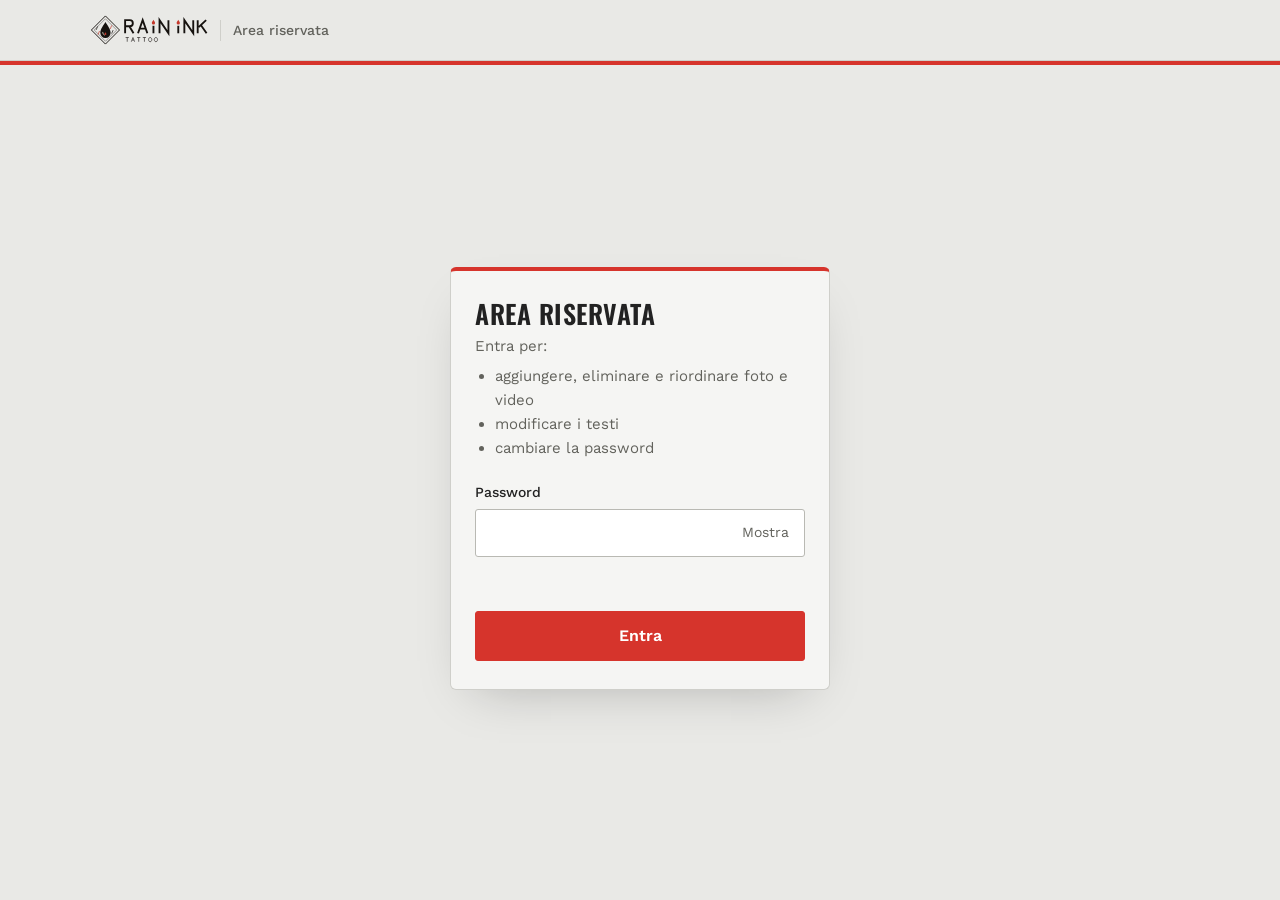
<file: area-riservata.html>
<!DOCTYPE html>
<html lang="it">
<head>
<meta charset="utf-8">
<meta name="viewport" content="width=device-width,initial-scale=1,viewport-fit=cover">
<title>Area riservata – Rain Ink Tattoo</title>
<meta name="robots" content="noindex,nofollow">
<meta name="theme-color" content="#e9e9e6">
<!-- indirizzo del Worker Cloudflare (vedi LEGGIMI, AREA RISERVATA) e repository del sito -->
<meta name="ar-api" content="https://rainink-area-riservata.nemesi-mark.workers.dev">
<meta name="ar-repo" content="nemesiMark/inkubo">
<meta name="ar-branch" content="main">
<link rel="icon" type="image/svg+xml" href="images/comune/favicon.svg">
<link rel="apple-touch-icon" href="images/comune/favicon.svg">
<link rel="preconnect" href="https://fonts.googleapis.com">
<link rel="preconnect" href="https://fonts.gstatic.com" crossorigin>
<link href="https://fonts.googleapis.com/css2?family=Inter:wght@400;500;600&amp;family=Inter+Tight:wght@600;700&amp;family=Oswald:wght@500;600;700&amp;family=Work+Sans:wght@400;500;600&amp;display=swap" rel="stylesheet">
<style>
:root{
  --bg:#fbfbfd; --card:#fff; --ink:#1d1d1f; --mute:#6e6e73; --line:rgba(0,0,0,.1); --paper:#efe6d3;
  --red:#c4372a; --red-d:#a82c21; --ok:#2e7d4f;
  --ease:cubic-bezier(.23,1,.32,1);
  --head:"Inter Tight",Inter,-apple-system,BlinkMacSystemFont,sans-serif;
}
*{box-sizing:border-box;margin:0;padding:0}
html{background:var(--bg);-webkit-text-size-adjust:100%}
body{font:400 16px/1.5 Inter,-apple-system,BlinkMacSystemFont,sans-serif;color:var(--ink);background:var(--bg);min-height:100svh;-webkit-font-smoothing:antialiased}
button,input,select{font:inherit;color:inherit}
button{cursor:pointer}
:focus-visible{outline:2px solid var(--red);outline-offset:2px}
[hidden]{display:none!important}
.wrap{width:min(1100px,100% - 32px);margin-inline:auto}

/* barra in alto */
.top{position:sticky;top:0;z-index:10;background:rgba(251,251,253,.86);backdrop-filter:saturate(1.6) blur(16px);-webkit-backdrop-filter:saturate(1.6) blur(16px);border-bottom:1px solid var(--line)}
.top .wrap{display:flex;align-items:center;gap:12px;height:60px}
.top img{height:30px;width:auto}
.top .t{font-weight:500;color:var(--mute);font-size:14px;padding-left:12px;border-left:1px solid var(--line)}
.top .cambia-pw{margin-left:auto}

.btn{display:inline-flex;align-items:center;justify-content:center;gap:8px;min-height:44px;padding:0 18px;border-radius:12px;border:1px solid var(--line);background:var(--card);font-weight:500;font-size:15px;
  transition:transform 140ms var(--ease),background-color 150ms ease,border-color 150ms ease}
.btn:active{transform:scale(.97)}
.btn.pri{background:var(--red);border-color:var(--red);color:#fff}
.btn.pri:disabled{opacity:.5;cursor:default}
.btn.del{color:var(--red);border-color:rgba(196,55,42,.35)}
.btn.del.conf{background:var(--red);color:#fff}
.btn.link{border:0;background:none;padding:0 6px;color:var(--mute)}
@media (hover:hover) and (pointer:fine){
  .btn:hover{border-color:rgba(0,0,0,.25)}
  .btn.pri:hover{background:var(--red-d);border-color:var(--red-d)}
  .btn.link:hover{color:var(--ink)}
}

/* accesso */
.login{min-height:calc(100svh - 61px);display:grid;place-items:center;padding:32px 16px}
.login form{width:min(380px,100%);background:var(--card);border:1px solid var(--line);border-radius:20px;padding:28px 24px;box-shadow:0 20px 50px -24px rgba(0,0,0,.25)}
.login h1{font:700 26px/1.15 var(--head);letter-spacing:-.01em;margin-bottom:6px}
.login p{color:var(--mute);font-size:15px;margin-bottom:22px}
.login p.login-intro{margin-bottom:6px}
.login-elenco{margin:0 0 22px 20px;padding:0;color:var(--mute);font-size:15px;line-height:1.6}
label{display:block;font-size:14px;font-weight:500;margin-bottom:6px}
.campo{position:relative;margin-bottom:18px}
input[type=text],input[type=password]{width:100%;min-height:48px;padding:0 14px;border:1px solid rgba(0,0,0,.18);border-radius:12px;background:#fff;font-size:16px}
input:focus{outline:none;border-color:var(--ink);box-shadow:0 0 0 3px rgba(0,0,0,.08)}
.campo .mostra{position:absolute;right:6px;bottom:6px;min-height:36px;padding:0 10px;border:0;background:none;color:var(--mute);font-size:14px}
.errore{color:var(--red);font-size:14px;min-height:20px;margin:-6px 0 12px}
.login .btn.pri{width:100%;min-height:50px;font-size:16px}

/* schede delle pagine */
.tabs{position:sticky;top:61px;z-index:9;background:rgba(251,251,253,.92);backdrop-filter:blur(12px);-webkit-backdrop-filter:blur(12px);border-bottom:1px solid var(--line)}
.tabs .wrap{display:flex;gap:6px;overflow-x:auto;scrollbar-width:none;padding:10px 0}
.tabs .wrap::-webkit-scrollbar{display:none}
.spazio{margin:18px 0 0;padding:12px 14px;border:1px solid var(--line);border-radius:3px;background:#fff;font-size:14px;line-height:1.45}
.spazio-testa{display:flex;flex-wrap:wrap;gap:4px 10px;align-items:baseline;justify-content:space-between}
.spazio-testa span{color:var(--mute)}
.spazio-barra{height:8px;margin:8px 0 6px;border-radius:4px;background:#e7e4df;overflow:hidden}
.spazio-barra span{display:block;height:100%;width:0;background:#3c8a4e;border-radius:4px;transition:width .6s ease}
.spazio.quasi .spazio-barra span{background:#c98a00}
.spazio.pieno .spazio-barra span{background:var(--red)}
.spazio-p{color:var(--mute);font-size:13px}
.spazio.pieno .spazio-p{color:var(--red);font-weight:600}
.tab{flex:none;min-height:40px;padding:0 16px;border-radius:20px;border:1px solid var(--line);background:var(--card);font-weight:500;font-size:15px;color:var(--mute);transition:background-color 150ms ease,color 150ms ease}
.tab[aria-selected="true"]{background:var(--ink);border-color:var(--ink);color:#fff}
.tab small{font-size:12px;opacity:.7;margin-left:4px;font-variant-numeric:tabular-nums}
.pag-head{display:flex;align-items:baseline;justify-content:space-between;gap:12px;flex-wrap:wrap;padding-top:6px}
.pag-head h1{font:700 clamp(26px,4vw,34px)/1.1 var(--head);letter-spacing:-.01em}
.pag-head h1 small{font:500 15px Inter;color:var(--mute);margin-left:8px;font-variant-numeric:tabular-nums}
.vedi{color:var(--red);font-weight:500;font-size:15px;text-decoration:none;min-height:44px;display:inline-flex;align-items:center}
.blocchi{list-style:none;padding-bottom:48px}
.blocchi>li{padding:18px 0 22px;border-top:1px solid var(--line)}
.blocchi h2{font:700 19px/1.2 var(--head);margin-bottom:10px;display:flex;align-items:center;gap:10px}
.blocchi h2 small{font:500 13px Inter;color:var(--mute)}
.num{display:inline-grid;place-items:center;width:26px;height:26px;border-radius:50%;background:var(--ink);color:#fff;font:600 13px Inter}

.slots{list-style:none;display:grid;gap:12px;padding-bottom:20px}
.pag>.slots{padding-bottom:48px}
.slot{display:grid;grid-template-columns:120px 1fr;gap:16px;align-items:center;padding:12px;background:var(--card);border:1px solid var(--line);border-radius:16px;cursor:pointer;transition:box-shadow 200ms var(--ease)}
.slot .ph{aspect-ratio:4/5;border-radius:10px;overflow:hidden;background:var(--paper)}
.slot img{width:100%;height:100%;object-fit:cover;display:block}
.slot b{display:block;font-weight:600;font-size:16px;margin-bottom:10px}
.slot span{display:block;color:var(--mute);font-size:14px;margin-bottom:10px}
.slot span.btn{display:inline-flex;min-height:38px;font-size:14px;margin:0}
@media (hover:hover) and (pointer:fine){.slot:hover{box-shadow:0 10px 30px -12px rgba(0,0,0,.3)}}
@media (max-width:480px){.slot{grid-template-columns:96px 1fr;gap:12px}}

/* elenco */
.head{display:flex;align-items:end;justify-content:space-between;gap:16px;flex-wrap:wrap;padding:28px 0 6px}
.head h1{font:700 clamp(26px,4vw,34px)/1.1 var(--head);letter-spacing:-.01em}
.head h1 small{font:500 15px Inter;color:var(--mute);margin-left:8px;font-variant-numeric:tabular-nums}
.pag-head{margin-bottom:14px}
.stato{padding:12px 0 4px;display:flex;align-items:center;gap:8px;font-size:14px;color:var(--mute);min-height:24px}
.stato::before{content:"";width:8px;height:8px;border-radius:50%;background:currentColor;opacity:.7}
/* finestra di salvataggio: barra che avanza subito e si completa quando GitHub ha davvero salvato */
#d-salva{width:min(380px,100% - 32px);outline:none}
.sv{padding:26px 22px 20px;text-align:center}
.sv .ico{display:grid;place-items:center;width:52px;height:52px;margin:0 auto 14px;border-radius:50%;background:#eef0f3;color:var(--mute)}
.sv .ico svg{width:26px;height:26px}
.sv .ico .giro{animation:giro 900ms linear infinite}
@keyframes giro{to{transform:rotate(360deg)}}
.sv h2{font:700 20px/1.25 var(--head);margin-bottom:6px}
.sv p{color:var(--mute);font-size:14px;min-height:20px}
.sv .barra{height:8px;margin:18px 0 4px;border-radius:4px;background:#eef0f3;overflow:hidden}
.sv .barra span{display:block;height:100%;width:0;border-radius:inherit;background:var(--ink);transition:width 300ms var(--ease),background-color 200ms ease}
.sv .azioni{justify-content:center;padding-top:16px}
.sv .azioni .btn{min-width:120px}
.sv.ok .ico{background:var(--ok);color:#fff} .sv.ok .barra span{background:var(--ok)}
.sv.err .ico{background:var(--red);color:#fff} .sv.err h2{color:var(--red)} .sv.err .barra span{background:var(--red)}
.stato.ok{color:var(--ok)} .stato.err{color:var(--red)} .stato.lav{color:var(--mute)}
.stato.lav::before{animation:pulsa 1s ease-in-out infinite}
@keyframes pulsa{50%{opacity:.2}}
.stato:empty::before{display:none}
.stato button{border:0;background:none;color:inherit;text-decoration:underline;font-weight:500}

.griglia{display:grid;grid-template-columns:repeat(auto-fill,minmax(160px,1fr));gap:16px;list-style:none;padding-bottom:48px}
.card{position:relative;background:var(--card);border:1px solid var(--line);border-radius:16px;overflow:hidden;cursor:pointer;touch-action:manipulation;user-select:none;-webkit-user-select:none;-webkit-touch-callout:none;
  transition:box-shadow 200ms var(--ease),transform 200ms var(--ease),opacity 200ms ease}
.card .ph{aspect-ratio:4/5;background:var(--paper);overflow:hidden}
.card img{width:100%;height:100%;object-fit:cover;display:block;pointer-events:none}
.card .ph{position:relative}
.card .play,.anteprima .play{position:absolute;left:50%;top:50%;width:44px;height:44px;margin:-22px 0 0 -22px;border-radius:50%;background:rgba(10,10,12,.6);border:1px solid rgba(255,255,255,.6);pointer-events:none}
.card .play::after{content:"";position:absolute;left:17px;top:13px;border-style:solid;border-width:8px 0 8px 13px;border-color:transparent transparent transparent #fff}
.card .tipo-v{position:absolute;top:8px;right:8px;height:24px;padding:0 9px;border-radius:12px;background:rgba(10,10,12,.75);color:#fff;font:600 12px/24px Inter}
.card .tx{padding:10px 12px 12px}
.sez-stile{padding:18px 0 6px;border-top:1px solid var(--line)}
.sez-stile:first-child{border-top:0}
.sez-stile h2{font:700 19px/1.2 var(--head);margin-bottom:12px;display:flex;align-items:baseline;gap:8px}
.sez-stile h2 small{font:500 14px Inter;color:var(--mute);font-variant-numeric:tabular-nums}
.sez-stile .griglia{padding-bottom:12px}
.griglia.piccola{grid-template-columns:repeat(auto-fill,minmax(120px,1fr));gap:12px;padding-bottom:0}
.griglia.piccola .card{cursor:pointer}
.card b{display:block;font-weight:600;font-size:15px;white-space:nowrap;overflow:hidden;text-overflow:ellipsis}
.card span{display:block;color:var(--mute);font-size:13px;white-space:nowrap;overflow:hidden;text-overflow:ellipsis}
.card .n{position:absolute;top:8px;left:8px;min-width:26px;height:26px;padding:0 7px;border-radius:13px;background:rgba(255,255,255,.92);font:600 13px/26px Inter;text-align:center;font-variant-numeric:tabular-nums;box-shadow:0 1px 3px rgba(0,0,0,.15)}
.card .home{position:absolute;top:8px;right:8px;height:26px;padding:0 9px;border-radius:13px;background:var(--ink);color:#fff;font:500 12px/26px Inter}
@media (hover:hover) and (pointer:fine){.card:hover{box-shadow:0 10px 30px -12px rgba(0,0,0,.3)}}
.card.sortable-chosen{box-shadow:0 18px 40px -12px rgba(0,0,0,.45);transform:scale(1.03);cursor:grabbing}
.card.sortable-ghost{opacity:.35}
.sortable-drag{opacity:.95!important;box-shadow:0 24px 50px -12px rgba(0,0,0,.5);cursor:grabbing}
/* foto selezionata: bordo rosso che lampeggia, le altre più chiare */
.card.scelta{scroll-margin:140px 0 220px;border-color:var(--red);box-shadow:0 0 0 3px var(--red);animation:lampeggia 1.1s ease-in-out infinite;cursor:grab;touch-action:none}
.card.scelta .n{background:var(--red);color:#fff}
@keyframes lampeggia{0%,100%{box-shadow:0 0 0 3px var(--red),0 0 0 0 rgba(196,55,42,.45)}50%{box-shadow:0 0 0 3px var(--red),0 0 0 12px rgba(196,55,42,0)}}
@media (prefers-reduced-motion:reduce){.card.scelta{box-shadow:0 0 0 3px var(--red)}}
.slot{transition:box-shadow 200ms var(--ease),opacity 200ms ease}
body.selezione .card:not(.scelta),body.selezione .aggiungi,body.selezione .slot{opacity:.3}
body.selezione .card:not(.scelta){cursor:pointer}
body.selezione .blocchi{padding-bottom:220px}
#blocchi-port .griglia{padding-bottom:8px}
.blocchi h2 small{font-size:.6em;font-weight:400;color:var(--mute);letter-spacing:0;text-transform:none}
/* barra della foto selezionata */
.posiziona{position:fixed;left:50%;bottom:max(16px,env(safe-area-inset-bottom));z-index:25;width:min(560px,100% - 24px);transform:translateX(-50%);
  padding:16px;background:var(--ink);color:#fff;border-radius:18px;box-shadow:0 18px 50px -12px rgba(0,0,0,.5)}
.posiziona[hidden]{display:none}
.posiziona.avvisa{animation:avvisa 420ms ease-in-out 3}
.posiziona.avvisa #sc-annulla,.posiziona.avvisa #sc-ok{animation:avvisa-btn 420ms ease-in-out 3}
@keyframes avvisa{0%,100%{box-shadow:0 18px 50px -12px rgba(0,0,0,.5),0 0 0 0 rgba(214,52,44,0)}50%{box-shadow:0 18px 50px -12px rgba(0,0,0,.5),0 0 0 8px rgba(214,52,44,.85)}}
@keyframes avvisa-btn{0%,100%{transform:none}50%{transform:scale(1.07)}}
body.avvisata #sc-p{color:#fff;font-weight:600}
body.bloccata.selezione .card:not(.scelta),body.bloccata .aggiungi button,body.bloccata .tab{cursor:not-allowed}
@media (prefers-reduced-motion:reduce){.posiziona.avvisa{animation:none;box-shadow:0 0 0 4px var(--acc)}}
.posiziona b{display:block;font-weight:600;font-size:16px;line-height:1.3}
.posiziona p{color:rgba(255,255,255,.75);font-size:14px;margin:4px 0 12px}
.posiziona .riga{display:flex;gap:8px;flex-wrap:wrap;align-items:center}
.posiziona .btn{min-height:44px;background:rgba(255,255,255,.1);border-color:rgba(255,255,255,.18);color:#fff}
.posiziona .btn:disabled{opacity:.35}
.posiziona .btn.pri{background:var(--red);border-color:var(--red);margin-left:auto}
.posiziona .btn.link{background:transparent;border-color:transparent;color:rgba(255,255,255,.75);padding:0 8px}
@media (max-width:480px){.posiziona .btn.pri{flex-basis:100%;margin-left:0;order:3}.posiziona .riga .btn:not(.pri):not(.link){flex:1}}

/* card + in fondo a ogni sezione: stessa misura delle foto */
.aggiungi{display:flex}
.aggiungi button{flex:1;display:flex;flex-direction:column;align-items:center;justify-content:center;gap:12px;min-width:0;min-height:200px;padding:16px;
  border:2px dashed #c3c6ce;border-radius:16px;background:#eef0f3;color:#6b6f78;font:500 14px/1.3 Inter;text-align:center;cursor:pointer;
  transition:background-color 150ms ease,border-color 150ms ease,transform 160ms var(--ease)}
.aggiungi .croce{display:grid;place-items:center;width:56px;height:56px;border-radius:50%;background:#aeb2bb;color:#fff;transition:background-color 150ms ease}
.aggiungi svg{width:28px;height:28px}
.aggiungi button:active{transform:scale(.97)}
@media (hover:hover) and (pointer:fine){.aggiungi button:hover{background:#e6e8ec;border-color:#9fa3ac}.aggiungi button:hover .croce{background:var(--red)}}

/* scheda di aggiunta / modifica */
dialog{margin:auto;width:min(460px,100% - 24px);max-height:calc(100svh - 24px);border:0;border-radius:20px;padding:0;background:var(--card);color:var(--ink);box-shadow:0 30px 80px -20px rgba(0,0,0,.5);overflow:auto;
  opacity:0;transform:scale(.96);transition:opacity 220ms var(--ease),transform 220ms var(--ease),overlay 220ms allow-discrete,display 220ms allow-discrete}
dialog[open]{opacity:1;transform:none}
@starting-style{dialog[open]{opacity:0;transform:scale(.96)}}
dialog::backdrop{background:rgba(0,0,0,.45);opacity:0;transition:opacity 220ms var(--ease),overlay 220ms allow-discrete,display 220ms allow-discrete}
dialog[open]::backdrop{opacity:1}
@starting-style{dialog[open]::backdrop{opacity:0}}
dialog form{padding:20px}
dialog h2{font:700 21px/1.2 var(--head);margin-bottom:14px}
.anteprima{--r:.8;position:relative;aspect-ratio:var(--r);width:min(100%,46svh * var(--r));margin:0 auto 16px;border-radius:14px;overflow:hidden;background:var(--paper)}
.anteprima img,.anteprima video{width:100%;height:100%;object-fit:cover;display:block}
.anteprima video{object-fit:contain;background:#000}
.anteprima [hidden]{display:none}
.avanza{font-size:14px;color:var(--mute);margin:-6px 0 12px;min-height:1.3em;font-variant-numeric:tabular-nums}
.anteprima .cambia{position:absolute;right:10px;bottom:10px;min-height:38px;background:rgba(255,255,255,.95)}
/* inquadratura: la foto si trascina in tutte le direzioni e si ingrandisce (vista Computer) */
.anteprima.libera{cursor:grab;touch-action:none;user-select:none;-webkit-user-select:none}
.anteprima.libera:active{cursor:grabbing}
.anteprima.libera:focus-visible{outline:3px solid var(--acc);outline-offset:2px}
.anteprima.libera img{position:absolute;max-width:none;object-fit:fill;-webkit-user-drag:none;pointer-events:none}
/* con la foto da trascinare «Cambia foto» sale in alto a destra, così non copre «Trascina la foto» */
.anteprima.libera .cambia{top:8px;right:8px;bottom:auto;z-index:2;min-height:28px;padding:5px 10px;font-size:13px}
.anteprima .mano{position:absolute;left:10px;bottom:10px;z-index:1;padding:6px 10px;border-radius:3px;background:rgba(10,10,12,.72);color:#fff;font-size:13px;line-height:1.2;pointer-events:none}
.zoom-riga{display:flex;align-items:center;gap:10px;max-width:340px;margin:-6px auto 14px;font-size:13px;color:var(--mute)}
.zoom-riga[hidden]{display:none}
.zoom-riga input{flex:1;accent-color:var(--acc)}
.zoom-riga button{width:34px;height:34px;padding:0;border:1px solid var(--line);border-radius:3px;background:#fff;font-size:18px;line-height:1;cursor:pointer;color:var(--ink)}
/* anteprima come sul sito: stessa forma e stessa inquadratura, sul computer e sul telefono (come Olimp) */
.vista-nome{position:absolute;left:10px;top:10px;z-index:1;font-size:12px;font-weight:600;line-height:1;padding:6px 9px;border-radius:999px;background:rgba(255,255,255,.95);color:var(--ink);pointer-events:none}
.vista-nome[hidden]{display:none}
.viste{display:flex;flex-wrap:wrap;justify-content:center;align-items:flex-end;gap:14px;margin:-4px 0 16px}
.viste[hidden]{display:none}
.viste figure{margin:0;text-align:center}
.viste .vbox{height:120px;max-width:min(260px,80vw);border-radius:3px;overflow:hidden;background:var(--paper);margin:0 auto}
.viste img{width:100%;height:100%;object-fit:cover;display:block}
.viste figcaption{font-size:12px;color:var(--mute);margin-top:5px}
.stili{display:flex;flex-wrap:wrap;gap:8px;margin-bottom:18px;border:0}
.stili legend{font-size:14px;font-weight:500;margin-bottom:8px}
.stili label{margin:0;font-weight:500}
.stili input{position:absolute;opacity:0;pointer-events:none}
.stili span{display:inline-flex;align-items:center;min-height:40px;padding:0 14px;border-radius:20px;border:1px solid rgba(0,0,0,.18);font-size:15px;cursor:pointer;transition:background-color 150ms ease,color 150ms ease,border-color 150ms ease}
.stili input:checked+span{background:var(--ink);border-color:var(--ink);color:#fff}
.stili input:focus-visible+span{outline:2px solid var(--red);outline-offset:2px}
.facoltativo{color:var(--mute);font-weight:400}
.mostra-tutte{display:flex;align-items:center;gap:8px;font-weight:400;font-size:14px;margin:-6px 0 14px;min-height:32px}
.mostra-tutte input{width:18px;height:18px;accent-color:var(--ink)}
.nota-pw{color:var(--mute);font-size:13px;margin-bottom:14px}
.requisiti{display:flex;gap:10px;align-items:flex-start;margin:-4px 0 14px;padding:10px 12px;border:1px solid var(--line,#ddd);border-radius:3px;background:var(--paper);font-size:13px;line-height:1.45;color:var(--ink)}
.requisiti .sagoma{flex:none;width:30px;height:30px;display:flex;align-items:center;justify-content:center}
.requisiti .sagoma i{display:block;border:2px solid var(--acc);border-radius:2px;background:rgba(214,52,44,.12)}
.requisiti b{font-weight:600}
.requisiti .nota-forma{display:block;color:var(--mute)}
.avviso-foto{margin:-6px 0 12px;padding:8px 12px;border-left:4px solid #c98a00;background:#fff7e0;font-size:13px;line-height:1.45;color:#5a4300}
.avviso-foto[hidden]{display:none}
@media (max-width:420px){.top .t{display:none}}
.ordine{display:flex;align-items:center;gap:8px;margin:-4px 0 18px;font-size:14px;color:var(--mute)}
.ordine .btn{min-height:36px;padding:0 12px;font-size:14px}
.azioni{display:flex;gap:10px;justify-content:flex-end;flex-wrap:wrap;padding-top:4px}
.azioni .btn.del{margin-right:auto}
@media (max-width:480px){.azioni .btn{flex:1}.azioni .btn.del{flex-basis:100%;order:3;margin:0}}

@media (prefers-reduced-motion:reduce){*,*::before,*::after{animation:none!important;transition-property:opacity,background-color,color!important}}
/* ================= STILE «CANTIERE» =================
   Cemento grigio, nero e il rosso di Rain Ink (#d6342c, lo stesso del sito); titoli
   stretti in maiuscolo (Oswald), testo in Work Sans, angoli quasi vivi. Sul rosso il
   testo è sempre bianco (contrasto 4,8:1). */
:root{
  --bg:#e9e9e6; --card:#f5f5f3; --ink:#222; --mute:#62625c; --line:#cfcfca; --paper:#dcdcd7;
  --acc:#d6342c; --acc-d:#b52a23; --acc-a:rgba(214,52,44,.45); --acc-0:rgba(214,52,44,0);
  --head:"Oswald","Arial Narrow",Impact,sans-serif; --testo:"Work Sans",Inter,-apple-system,sans-serif;
}
body{font-family:var(--testo)}
:focus-visible{outline-color:var(--acc)}
.top{background:rgba(233,233,230,.92)}
.top::after{content:"";position:absolute;left:0;right:0;bottom:-5px;height:4px;background:var(--acc)}
.tabs{background:rgba(233,233,230,.94);top:65px}
.login{min-height:calc(100svh - 65px)}
.login form,dialog{border-radius:6px}
.login form{border-top:4px solid var(--acc)}
.login h1,.pag-head h1,.blocchi h2,.sez-stile h2,dialog h2,.sv h2{font-family:var(--head);font-weight:600;text-transform:uppercase;letter-spacing:.02em}
.pag-head h1 small,.blocchi h2 small,.sez-stile h2 small{text-transform:none;letter-spacing:0;font-family:var(--testo)}
.btn{border-radius:3px;font-weight:600}
.btn.pri{background:var(--acc);border-color:var(--acc);color:#fff}
@media (hover:hover) and (pointer:fine){.btn.pri:hover{background:var(--acc-d);border-color:var(--acc-d)}}
input[type=text],input[type=password]{border-radius:3px;background:#fff;border-color:#b9b9b3}
.tab{border-radius:3px;font:500 14px/1 var(--head);text-transform:uppercase;letter-spacing:.07em}
.tab[aria-selected="true"]{background:var(--acc);border-color:var(--acc);color:#fff}
/* menu delle pagine come la navbar del sito (una riga sola: il sito non ha sottomenu) */
.tabs .wrap{display:block;overflow:visible;padding:8px 0}
.tabs .riga{display:flex;align-items:center;flex-wrap:wrap;gap:6px;padding:3px 0}
/* sul telefono il menu non resta attaccato in alto: con le righe che vanno a capo coprirebbe troppo */
@media (max-width:699px){.tabs{position:static}}
.tabs .riga+.riga{border-top:1px dashed var(--line);margin-top:5px;padding-top:8px}
.tabs .riga .dove{flex:none;font:500 12px/1 var(--head);text-transform:uppercase;letter-spacing:.07em;color:var(--mute);padding-right:2px}
.tabs .riga .dove::after{content:" ›";color:var(--acc-d)}
.tab .giu{display:inline-block;margin-left:6px;font-size:10px;opacity:.65;transition:transform 150ms ease}
.tab.aperta{background:var(--ink);border-color:var(--ink);color:#fff}
.tab.aperta .giu,.tab[aria-selected="true"] .giu{transform:rotate(180deg);opacity:1}
.tabs .riga.sotto .tab{min-height:34px;padding:0 13px;font-size:13px}
.tabs .riga.sotto .tab[aria-selected="true"]{background:var(--acc);border-color:var(--acc);color:#fff}
.tabs .riga.sotto .tab.aperta{background:var(--ink);border-color:var(--ink);color:#fff}
.vedi{color:var(--ink);text-decoration:underline;text-decoration-color:var(--acc);text-decoration-thickness:2px;text-underline-offset:4px}
.num{border-radius:2px;background:var(--acc);color:#fff;font-family:var(--head)}
.slot{border-radius:4px}
.slot .ph,.anteprima{border-radius:3px}
.card{border-radius:4px}
.card .n{border-radius:2px;box-shadow:none;background:var(--ink);color:#fff}
.card.scelta{border-color:var(--acc);box-shadow:0 0 0 3px var(--acc);animation-name:lampeggia-c}
.card.scelta .n{background:var(--acc);color:#fff}
@keyframes lampeggia-c{0%,100%{box-shadow:0 0 0 3px var(--acc),0 0 0 0 var(--acc-a)}50%{box-shadow:0 0 0 3px var(--acc),0 0 0 12px var(--acc-0)}}
@media (prefers-reduced-motion:reduce){.card.scelta{box-shadow:0 0 0 3px var(--acc)}}
.aggiungi button{border-radius:4px;border-color:#b3b3ad;background:#e0e0dc;color:var(--mute);font-family:var(--testo)}
.aggiungi .croce{border-radius:3px;background:#9d9d97}
@media (hover:hover) and (pointer:fine){.aggiungi button:hover{background:#d9d9d4;border-color:var(--ink)}.aggiungi button:hover .croce{background:var(--acc);color:#fff}}
.posiziona{border-radius:6px;border-top:4px solid var(--acc)}
.posiziona .btn.pri{background:var(--acc);border-color:var(--acc);color:#fff}
.sv .ico{background:#e0e0dc}
.sv .barra{border-radius:2px;background:#e0e0dc}
.sv .barra span{background:var(--acc)}

/* ================= GUIDA ================= */
.top .guida-btn{margin-left:auto;gap:6px}
.top .guida-btn+.cambia-pw{margin-left:0}
.guida-btn .q{display:inline-grid;place-items:center;width:22px;height:22px;border-radius:2px;background:var(--acc);color:#fff;font:600 14px/1 var(--head)}
.cambia-pw .corto{display:none}
@media (max-width:480px){.cambia-pw .lungo{display:none}.cambia-pw .corto{display:inline}}
#d-guida{width:min(760px,100% - 24px)}
.g-testa{position:sticky;top:0;z-index:2;display:flex;align-items:center;gap:12px;padding:16px 20px 12px;background:var(--card);border-bottom:4px solid var(--acc)}
.g-testa h2{margin:0;flex:1;outline:0}
.g-chiudi{min-width:44px;padding:0;font-size:26px;line-height:1}
#d-guida .g-schede{position:sticky;top:var(--g-testa,64px);z-index:2;display:flex;margin:14px 20px 0;background:var(--card)}
#d-guida .g-schede button{flex:1;min-height:46px;font-size:16px}
.g-generale{margin-top:26px;padding-top:14px;border-top:1px solid var(--line)}
.g-pannello[hidden]{display:none}
.g-indice{display:flex;flex-wrap:wrap;gap:8px;padding:12px 0 4px}
.g-indice a{display:inline-flex;align-items:center;min-height:38px;padding:0 14px;border:1px solid var(--line);border-radius:3px;background:#fff;color:var(--ink);text-decoration:none;
  font:500 14px/1 var(--head);text-transform:uppercase;letter-spacing:.06em}
@media (hover:hover) and (pointer:fine){.g-indice a:hover{border-color:var(--ink)}}
.g-corpo{padding:4px 20px 20px}
.g-intro{color:var(--mute);font-size:15px;line-height:1.5;margin:10px 0 4px}
.g-sez{padding-top:22px;scroll-margin-top:140px}
.g-sez h3{font:600 20px/1.2 var(--head);text-transform:uppercase;letter-spacing:.02em;padding-bottom:8px;border-bottom:2px solid var(--ink)}
.g-passo{display:grid;grid-template-columns:34px 1fr 210px;gap:4px 14px;align-items:start;padding:16px 0;border-bottom:1px solid var(--line)}
.g-passo:last-child{border-bottom:0}
.g-passo .num{width:30px;height:30px;font-size:16px}
.g-passo p{font-size:16px;line-height:1.5;padding-top:2px}
.g-passo p b{font-weight:600}
.g-passo a{display:block;cursor:zoom-in}
.g-passo.solo-testo{grid-template-columns:34px 1fr}
.g-passo img{display:block;width:100%;height:auto;border:1px solid var(--line);border-radius:6px;background:var(--paper);box-shadow:0 10px 24px -14px rgba(0,0,0,.45)}
.g-nota{margin-top:12px;padding:10px 14px;border-left:4px solid var(--acc);background:#fff;font-size:14px;line-height:1.45;color:var(--ink)}
.g-nota.rossa{border-left-color:var(--red)}
.g-elenco{margin:10px 0 0 20px;font-size:15px;line-height:1.5}
.g-elenco li{margin-bottom:6px}
.g-tab{width:100%;border-collapse:collapse;margin-top:10px;font-size:14px;line-height:1.4;background:#fff}
.g-tab th,.g-tab td{text-align:left;vertical-align:top;padding:8px 10px;border-bottom:1px solid #e3e0dc}
.g-tab th{font-weight:600;background:var(--paper)}
@media (max-width:560px){.g-tab th:nth-child(3),.g-tab td:nth-child(3){display:none}}
.g-piede{display:flex;justify-content:flex-end;padding:8px 20px 20px}
#d-zoom{width:min(1400px,100% - 24px);max-height:calc(100svh - 24px);padding:56px 0 0;background:#111;border-radius:6px;overflow:hidden;cursor:zoom-out}
#d-zoom .zoom-box{position:relative;width:min(100%,(100svh - 80px) * 1.6);aspect-ratio:16/10;margin:0 auto}
#d-zoom img{display:block;width:100%;height:100%}
/* i punti da cliccare lampeggiano sopra la schermata ingrandita */
.zoom-punto{position:absolute;border:4px solid #7c3aed;border-radius:10px;pointer-events:none;animation:punto 1s ease-in-out infinite}
@keyframes punto{0%,100%{opacity:1;box-shadow:0 0 0 0 rgba(124,58,237,.6)}50%{opacity:.15;box-shadow:0 0 0 14px rgba(124,58,237,0)}}
@media (prefers-reduced-motion:reduce){.zoom-punto{animation:none}}
#d-zoom .g-chiudi{position:absolute;top:6px;right:6px;width:44px;height:44px;border-radius:3px;background:var(--acc);color:#fff}
@media (max-width:600px){
  .g-passo{grid-template-columns:34px 1fr}
  .g-passo a{grid-column:1/-1;width:min(250px,100%);margin:10px auto 0}
  .g-piede .btn{flex:1}
}

/* ================= RAIN INK =================
   Le foto del sito sono verticali (4:5): le anteprime restano basse per far stare tutta la finestra. */
.anteprima{width:min(100%,40svh * var(--r))}
.solo-foto[hidden]{display:none}
#img-dove{margin:-6px 0 14px}
/* Foto / Testi in ogni pagina */
.modo{display:inline-flex;margin:4px 0 18px;border:1px solid var(--ink);border-radius:3px;overflow:hidden}
.modo button{min-height:42px;padding:0 20px;border:0;background:var(--card);font:500 15px/1 var(--head);text-transform:uppercase;letter-spacing:.07em;color:var(--ink);cursor:pointer}
.modo button+button{border-left:1px solid var(--ink)}
.modo button[aria-pressed="true"]{background:var(--ink);color:#fff}
.modo button:disabled{color:#a5a5a0;cursor:not-allowed}
.modo button small{font:500 12px var(--testo);opacity:.75;letter-spacing:0}
/* testi */
.testi{list-style:none;display:grid;gap:10px;padding-bottom:20px}
.testo{display:grid;grid-template-columns:1fr auto;gap:14px;align-items:center;padding:12px 14px;background:var(--card);border:1px solid var(--line);border-radius:4px;cursor:pointer;transition:box-shadow 200ms ease}
@media (hover:hover) and (pointer:fine){.testo:hover{box-shadow:0 10px 30px -12px rgba(0,0,0,.3)}}
.testo b{display:block;font-weight:600;font-size:12px;color:var(--mute);text-transform:uppercase;letter-spacing:.06em;margin-bottom:5px}
.testo .dove-link{font-weight:400;text-transform:none;letter-spacing:0;color:var(--acc);word-break:break-all}
.testo .btn{min-height:38px;font-size:14px}
.coppia-righe{display:grid;grid-template-columns:auto 1fr;gap:4px 12px;margin-top:6px;align-items:baseline}
.coppia-righe .dove-schermo{font-size:12px;font-weight:600;letter-spacing:.06em;text-transform:uppercase;color:var(--mute);white-space:nowrap}
@media (max-width:560px){.coppia-righe{grid-template-columns:1fr;gap:2px}.coppia-righe .anteprima-testo{margin-bottom:6px}}
.coppia-campo{margin-bottom:14px}
.coppia-campo .aiuto{margin-top:4px}
.anteprima-testo{font-size:15px;line-height:1.5;color:var(--ink);overflow-wrap:anywhere;display:-webkit-box;-webkit-line-clamp:3;-webkit-box-orient:vertical;overflow:hidden}
.anteprima-testo a{color:var(--acc)}
.anteprima-testo mark{background:#fff2a8}
.anteprima-testo.grande{display:block;-webkit-line-clamp:none;max-height:30svh;overflow:auto;padding:12px 14px;background:#fff;border:1px dashed #b9b9b3;border-radius:3px;margin-bottom:12px}
.anteprima-testo .vuoto{color:var(--mute)}
.etichetta-ant{font-size:14px;font-weight:500;margin-bottom:6px}
/* testi: anteprima come sul sito, sul computer e sul telefono (come per le foto): la pagina vera
   in piccolo, con il testo nuovo al suo posto e contornato, centrata sul testo */
#d-testo{width:min(720px,100% - 24px)}
.viste-testo{display:flex;flex-wrap:wrap;gap:14px;align-items:flex-start;margin-bottom:12px}
.viste-testo[hidden]{display:none}
.viste-testo figure{margin:0;flex:1 1 300px;min-width:0}
.viste-testo figure.tel{flex:0 0 200px;margin:0 auto}
.vt-fin{position:relative;height:240px;overflow:hidden;border:1px solid var(--line);border-radius:3px;background:var(--paper)}
.vt-fin iframe{position:absolute;left:0;top:0;border:0;transform-origin:0 0;pointer-events:none;visibility:hidden}
.vt-fin.pronta iframe{visibility:visible}
.vt-msg{position:absolute;inset:0;display:grid;place-items:center;padding:14px;text-align:center;font-size:13px;line-height:1.4;color:var(--mute)}
.vt-fin.pronta .vt-msg{display:none}
.viste-testo figcaption{font-size:12px;color:var(--mute);margin-top:5px;text-align:center}
#d-testo textarea{width:100%;min-height:52px;padding:12px 14px;border:1px solid #b9b9b3;border-radius:3px;background:#fff;font:16px/1.5 var(--testo);resize:vertical}
#d-testo textarea:focus{outline:none;border-color:var(--ink);box-shadow:0 0 0 3px rgba(0,0,0,.08)}
#d-testo .parte+.parte,.testi-foto .parte+.parte{margin-top:8px}
.nome-parte{display:block;font-size:12px;color:var(--mute);margin-bottom:3px}
.nome-parte.speciale{color:var(--acc);font-weight:600}
.testi-foto textarea{margin:0}
#d-testo .aiuto{font-size:13px;color:var(--mute);margin-top:6px;line-height:1.45}
#d-testo .aiuto code{background:#fff;border:1px solid var(--line);padding:0 4px;border-radius:2px}
#tx-dove{margin:-6px 0 14px}
#tx-link[readonly]{background:#ecece8;color:var(--mute);cursor:default;box-shadow:none;border-color:#cfcfca}
.testi-foto{border:0;border-top:1px solid var(--line);padding:14px 0 0;margin:4px 0 8px}
.testi-foto legend{font:600 15px/1 var(--head);text-transform:uppercase;letter-spacing:.04em;padding-right:8px}
.testi-foto .aiuto{font-size:13px;color:var(--mute);margin:4px 0 10px;line-height:1.45}
.testi-foto .aiuto code{background:#fff;border:1px solid var(--line);padding:0 4px;border-radius:2px}
.testi-foto .campo{margin-bottom:12px}
.testi-foto textarea{width:100%;padding:10px 12px;border:1px solid #b9b9b3;border-radius:3px;background:#fff;font:16px/1.45 var(--testo);resize:vertical}
.testi-foto textarea:focus{outline:none;border-color:var(--ink);box-shadow:0 0 0 3px rgba(0,0,0,.08)}
.testi-foto .campo .aiuto{margin:4px 0 0;word-break:break-all}
@media (max-width:480px){.testo{grid-template-columns:1fr}.testo .btn{justify-self:start}}
</style>
</head>
<body>
<header class="top">
  <div class="wrap">
    <img src="images/comune/logo-rainink-scuro.svg" alt="Rain Ink Tattoo" width="504" height="128">
    <span class="t">Area riservata</span>
    <button class="btn link guida-btn" type="button" id="apri-guida" hidden><span class="q" aria-hidden="true">?</span>Guida</button>
    <button class="btn link cambia-pw" type="button" id="apri-pw" hidden><span class="lungo">Cambia password</span><span class="corto">Password</span></button>
    <button class="btn link esci" type="button" id="esci" hidden>Esci</button>
  </div>
</header>

<!-- accesso -->
<main class="login" id="vista-login">
  <form id="f-login" novalidate>
    <h1>Area riservata</h1>
    <p class="login-intro">Entra per:</p>
    <ul class="login-elenco">
      <li>aggiungere, eliminare e riordinare foto e video</li>
      <li>modificare i testi</li>
      <li>cambiare la password</li>
    </ul>
    <div class="campo">
      <label for="pw">Password</label>
      <input type="password" id="pw" autocomplete="current-password" required>
      <button class="mostra" type="button" id="mostra" aria-pressed="false">Mostra</button>
    </div>
    <p class="errore" id="err-login" role="alert"></p>
    <button class="btn pri" type="submit" id="entra">Entra</button>
  </form>
</main>

<!-- pagine del sito: le sezioni le scrive lo script (PAGINE) -->
<main id="vista-lavori" hidden>
  <nav class="tabs" aria-label="Pagine del sito"><div class="wrap" id="tabs"></div></nav>
  <div class="wrap" id="pagine">
    <div class="spazio" id="spazio" hidden>
      <div class="spazio-testa"><b>Spazio per le foto</b> <span id="spazio-t"></span></div>
      <div class="spazio-barra" role="progressbar" aria-label="Spazio usato" aria-valuemin="0" aria-valuemax="100" id="spazio-barra"><span id="spazio-bar"></span></div>
      <p class="spazio-p" id="spazio-p"></p>
    </div>
    <p class="stato" id="stato" aria-live="polite"></p>
  </div>
  <div class="posiziona" id="scelta" role="region" aria-label="Foto selezionata" hidden>
    <b id="sc-t"></b>
    <p id="sc-p">Prendila e trascinala dove vuoi in questa sezione. Quando hai finito tocca «Conferma».</p>
    <div class="riga">
      <button class="btn link" type="button" id="sc-annulla">Annulla</button>
      <button class="btn" type="button" id="sc-mod">Modifica o elimina</button>
      <button class="btn pri" type="button" id="sc-ok">Conferma</button>
    </div>
  </div>
  <input type="file" id="file" accept="image/jpeg,image/png" hidden>
</main>

<dialog id="scheda" aria-labelledby="scheda-t">
  <form id="f-lavoro" method="dialog" novalidate>
    <h2 id="scheda-t">Nuovo lavoro</h2>
    <div class="anteprima"><img id="anteprima" alt="" crossorigin="anonymous"><video id="anteprima-v" controls playsinline muted preload="metadata" hidden></video><button class="btn cambia" type="button" id="cambia">Cambia foto</button></div>
    <p class="avanza" id="avanza" aria-live="polite"></p>
    <p class="avviso-foto" id="avv-scheda" role="status" hidden></p>
    <div class="requisiti" id="req-scheda"></div>
    <div class="campo">
      <label for="titolo">Titolo</label>
      <input type="text" id="titolo" maxlength="80" required placeholder="Es. Falena notturna">
    </div>
    <fieldset class="stili" id="tipi" hidden>
      <legend>Gruppo del portfolio</legend>
      <label><input type="radio" name="tipo" value="colori"><span>Tatuaggi a colori</span></label>
      <label><input type="radio" name="tipo" value="bn"><span>Bianco e nero</span></label>
      <label><input type="radio" name="tipo" value="studio"><span>Dallo studio</span></label>
    </fieldset>
    <p class="errore" id="err-scheda" role="alert"></p>
    <div class="azioni">
      <button class="btn del" type="button" id="elimina" hidden>Elimina</button>
      <button class="btn" type="button" id="annulla">Annulla</button>
      <button class="btn pri" type="submit" id="conferma">Aggiungi</button>
    </div>
  </form>
</dialog>

<dialog id="d-img" aria-labelledby="img-t">
  <form id="f-img" method="dialog" novalidate>
    <h2 id="img-t"></h2>
    <p class="nota-pw" id="img-dove"></p>
    <div class="anteprima"><img id="img-ant" alt="" crossorigin="anonymous"><button class="btn cambia" type="button" id="img-cambia">Cambia foto</button></div>
    <p class="avviso-foto" id="avv-img" role="status" hidden></p>
    <div class="requisiti" id="req-img"></div>
    <div class="campo" id="img-alt-campo">
      <label for="img-alt">Cosa si vede nella foto <span class="facoltativo">(serve a Google e a chi non vede)</span></label>
      <input type="text" id="img-alt" maxlength="160" placeholder="Es. Matteo al lavoro nello studio">
    </div>
    <fieldset class="testi-foto" id="img-testi-box">
      <legend>Testi accanto alla foto</legend>
      <p class="aiuto">Puoi cambiare solo le parole. Per andare a capo premi Invio.</p>
      <div id="img-testi"></div>
    </fieldset>
    <p class="errore" id="err-img" role="alert"></p>
    <div class="azioni">
      <button class="btn" type="button" id="img-annulla">Annulla</button>
      <button class="btn pri" type="submit" id="img-ok">Salva</button>
    </div>
  </form>
</dialog>

<dialog id="d-testo" aria-labelledby="tx-t">
  <form id="f-testo" method="dialog" novalidate>
    <h2 id="tx-t"></h2>
    <p class="nota-pw" id="tx-dove"></p>
    <div class="campo">
      <p class="etichetta-ant" id="tx-etichetta">Testo</p>
      <div id="tx-parti"></div>
      <p class="aiuto" id="tx-aiuto">Puoi cambiare solo le parole. Per andare a capo premi Invio.</p>
      <p class="aiuto" id="tx-aiuto-semplice" hidden>Qui va solo il testo, su una riga: le parti fisse accanto (icone, frecce, numeri) restano come sono.</p>
    </div>
    <div class="campo" id="tx-campo-link" hidden>
      <label for="tx-link">Dove porta il clic <span class="facoltativo">(non si cambia da qui)</span></label>
      <input type="text" id="tx-link" readonly tabindex="-1">
    </div>
    <p class="etichetta-ant" id="tx-ant-et">Come si vedrà sul sito</p>
    <div class="viste-testo" id="tx-viste" aria-hidden="true">
      <figure class="pc"><div class="vt-fin"><span class="vt-msg">Preparazione dell'anteprima…</span></div><figcaption>Computer</figcaption></figure>
      <figure class="tel"><div class="vt-fin"><span class="vt-msg">Preparazione dell'anteprima…</span></div><figcaption>Telefono</figcaption></figure>
    </div>
    <div class="anteprima-testo grande" id="tx-ant" aria-live="polite" hidden></div>
    <p class="errore" id="err-tx" role="alert"></p>
    <div class="azioni">
      <button class="btn" type="button" id="tx-annulla">Annulla</button>
      <button class="btn pri" type="submit" id="tx-ok">Salva</button>
    </div>
  </form>
</dialog>

<dialog id="d-salva" aria-labelledby="sv-t" aria-describedby="sv-p">
  <div class="sv" id="sv" role="status" aria-live="polite">
    <span class="ico" id="sv-ico" aria-hidden="true"></span>
    <h2 id="sv-t">Salvataggio in corso…</h2>
    <p id="sv-p"></p>
    <div class="barra" role="progressbar" aria-label="Avanzamento del salvataggio" aria-valuemin="0" aria-valuemax="100" id="sv-barra"><span id="sv-bar"></span></div>
    <div class="azioni">
      <button class="btn" type="button" id="sv-riprova" hidden>Riprova</button>
      <button class="btn pri" type="button" id="sv-ok" hidden>OK</button>
    </div>
  </div>
</dialog>

<dialog id="d-pw" aria-labelledby="pw-t">
  <form id="f-pw" method="dialog" novalidate>
    <h2 id="pw-t">Cambia password</h2>
    <div class="campo">
      <label for="pw-att">Password attuale</label>
      <input type="password" id="pw-att" autocomplete="current-password" required>
    </div>
    <div class="campo">
      <label for="pw-nuova">Password nuova <span class="facoltativo">(almeno 8 caratteri)</span></label>
      <input type="password" id="pw-nuova" autocomplete="new-password" minlength="8" maxlength="128" required>
    </div>
    <div class="campo">
      <label for="pw-ripeti">Ripeti la password nuova</label>
      <input type="password" id="pw-ripeti" autocomplete="new-password" maxlength="128" required>
    </div>
    <label class="mostra-tutte"><input type="checkbox" id="pw-mostra"> Mostra le password</label>
    <p class="nota-pw">Dopo il cambio resti dentro su questo dispositivo; sugli altri bisogna entrare di nuovo con la password nuova.</p>
    <p class="errore" id="err-pw" role="alert"></p>
    <div class="azioni">
      <button class="btn" type="button" id="pw-annulla">Annulla</button>
      <button class="btn pri" type="submit" id="pw-ok">Cambia password</button>
    </div>
  </form>
</dialog>

<dialog id="d-guida" aria-labelledby="g-t">
  <div class="g-testa">
    <h2 id="g-t" tabindex="-1">Guida</h2>
    <button class="btn link g-chiudi" type="button" id="g-x" aria-label="Chiudi la guida">&times;</button>
  </div>
  <div class="modo g-schede" role="tablist" aria-label="Cosa vuoi fare">
    <button type="button" role="tab" id="g-s-foto" aria-controls="g-p-foto" aria-selected="true" aria-pressed="true">Foto</button><button type="button" role="tab" id="g-s-video" aria-controls="g-p-video" aria-selected="false" aria-pressed="false">Video</button><button type="button" role="tab" id="g-s-testi" aria-controls="g-p-testi" aria-selected="false" aria-pressed="false">Testi</button>
  </div>
  <div class="g-corpo">
    <div class="g-pannello" id="g-p-foto" role="tabpanel" aria-labelledby="g-s-foto">
    <nav class="g-indice" aria-label="Argomenti"><a href="#g-f-aggiungere">Aggiungere</a><a href="#g-f-riordinare">Riordinare</a><a href="#g-f-modificare">Modificare</a><a href="#g-f-eliminare">Eliminare</a><a href="#g-f-fisse">Foto fisse</a><a href="#g-f-formati">Formati e misure</a></nav>
    <section class="g-sez" id="g-f-aggiungere" aria-labelledby="g-f-aggiungere-t">
      <h3 id="g-f-aggiungere-t">Aggiungere una foto</h3>
      <div class="g-passo"><span class="num">1</span><p>In alto scegli la <b>pagina</b> del sito da modificare, per esempio <b>Portfolio</b>.</p><a href="images/guida/tab.jpg" class="g-zoom" data-punti="12.31,3.10,9.38,7.00" aria-label="Ingrandisci la schermata"><img src="images/guida/tab.jpg" alt="La fila di schede in alto con Portfolio evidenziato" width="1600" height="1000" loading="lazy" decoding="async"></a></div>
      <div class="g-passo"><span class="num">2</span><p>Clicca la casella grigia con il <b>+</b>, in fondo alle foto (nel Portfolio, in fondo al gruppo giusto: <b>Tatuaggi a colori</b>, <b>Bianco e nero</b>, <b>Video</b> o <b>Dallo studio</b>). Si apre la finestra per scegliere il file: scegli la foto e clicca <b>Apri</b>.</p><a href="images/guida/piu.jpg" class="g-zoom" data-punti="20.94,55.40,14.50,36.50" aria-label="Ingrandisci la schermata"><img src="images/guida/piu.jpg" alt="La casella con il + in fondo al gruppo" width="1600" height="1000" loading="lazy" decoding="async"></a></div>
      <div class="g-passo"><span class="num">3</span><p>L'anteprima è la foto <b>esattamente come sul sito</b> (quella grande è il computer, sotto la piccola è il telefono). <b>Trascina la foto</b> in qualsiasi direzione e, se vuoi, <b>ingrandiscila</b> con la barra sotto (o con due dita, o con la rotella del mouse) per scegliere la parte che si vede: si salva così. Poi scrivi il <b>titolo</b> e clicca <b>Aggiungi</b>. Se hai sbagliato foto, clicca <b>Cambia foto</b>.</p><a href="images/guida/nuova.jpg" class="g-zoom" data-punti="36.06,7.90,27.88,37.50;32.94,80.00,34.12,8.00;57.94,92.00,9.12,7.50" aria-label="Ingrandisci la schermata"><img src="images/guida/nuova.jpg" alt="La finestra per aggiungere una foto, con il titolo scritto" width="1600" height="1000" loading="lazy" decoding="async"></a></div>
      <div class="g-passo"><span class="num">4</span><p>La foto nuova lampeggia in rosso. Se vuoi spostarla, <b>tieni premuto il clic sulla foto e trascinala</b> nel posto che preferisci; altrimenti resta ultima. Poi clicca <b>Conferma e salva</b> nella barra in basso.</p><a href="images/guida/nuova-sel.jpg" class="g-zoom" data-punti="35.44,18.90,14.56,36.50;57.06,84.10,14.19,7.40" aria-label="Ingrandisci la schermata"><img src="images/guida/nuova-sel.jpg" alt="La foto nuova evidenziata e il pulsante Conferma e salva" width="1600" height="1000" loading="lazy" decoding="async"></a></div>
      <div class="g-passo"><span class="num">5</span><p>Si apre la finestra del salvataggio: aspetta che la barra arrivi in fondo e clicca <b>OK</b>. Il sito si aggiorna da solo entro qualche minuto.</p><a href="images/guida/salvato.jpg" class="g-zoom" data-punti="44.69,54.30,10.62,7.50" aria-label="Ingrandisci la schermata"><img src="images/guida/salvato.jpg" alt="La finestra Salvataggio riuscito correttamente con il pulsante OK" width="1600" height="1000" loading="lazy" decoding="async"></a></div>
    </section>
    <section class="g-sez" id="g-f-riordinare" aria-labelledby="g-f-riordinare-t">
      <h3 id="g-f-riordinare-t">Riordinare le foto</h3>
      <div class="g-passo"><span class="num">1</span><p>Clicca la foto da spostare: si accende in rosso e le altre diventano più chiare.</p><a href="images/guida/scegli.jpg" class="g-zoom" data-punti="35.44,18.90,14.56,36.50" aria-label="Ingrandisci la schermata"><img src="images/guida/scegli.jpg" alt="Una foto selezionata in rosso, le altre più chiare" width="1600" height="1000" loading="lazy" decoding="async"></a></div>
      <div class="g-passo"><span class="num">2</span><p><b>Tieni premuto il clic sulla foto e trascinala</b> dove vuoi, dentro lo stesso blocco. Il numero in alto a sinistra indica il posto. Poi clicca <b>Conferma</b>.</p><a href="images/guida/spostata.jpg" class="g-zoom" data-punti="6.44,18.90,14.50,36.50;61.44,84.10,9.81,7.50" aria-label="Ingrandisci la schermata"><img src="images/guida/spostata.jpg" alt="La foto spostata al posto 1 e il pulsante Conferma" width="1600" height="1000" loading="lazy" decoding="async"></a></div>
      <p class="g-nota">Hai cambiato idea? Clicca <b>Annulla</b> e la foto torna dov'era, senza salvare nulla. Finché non scegli <b>Conferma</b> o <b>Annulla</b> il resto della pagina è bloccato: se clicchi altrove, la barra in basso lampeggia per ricordartelo.</p>
    </section>
    <section class="g-sez" id="g-f-modificare" aria-labelledby="g-f-modificare-t">
      <h3 id="g-f-modificare-t">Modificare una foto (titolo, gruppo o foto)</h3>
      <div class="g-passo"><span class="num">1</span><p>Clicca la foto, poi clicca <b>Modifica o elimina</b> nella barra in basso.</p><a href="images/guida/modifica.jpg" class="g-zoom" data-punti="35.00,84.10,14.81,7.40" aria-label="Ingrandisci la schermata"><img src="images/guida/modifica.jpg" alt="La barra in basso con il pulsante Modifica o elimina" width="1600" height="1000" loading="lazy" decoding="async"></a></div>
      <div class="g-passo"><span class="num">2</span><p>Correggi il <b>titolo</b> e clicca <b>Salva</b>. Nel Portfolio da qui puoi anche spostare la foto in un <b>altro gruppo</b>. Puoi anche <b>trascinare e ingrandire</b> la foto nell'anteprima per cambiare la parte che si vede, oppure metterne un'altra con <b>Cambia foto</b>.</p><a href="images/guida/rinomina.jpg" class="g-zoom" data-punti="41.88,7.90,16.25,32.00;32.94,67.90,34.12,8.00;59.75,90.70,7.31,7.60" aria-label="Ingrandisci la schermata"><img src="images/guida/rinomina.jpg" alt="La finestra di modifica con il titolo cambiato e il pulsante Salva" width="1600" height="1000" loading="lazy" decoding="async"></a></div>
    </section>
    <section class="g-sez" id="g-f-eliminare" aria-labelledby="g-f-eliminare-t">
      <h3 id="g-f-eliminare-t">Eliminare una foto</h3>
      <div class="g-passo solo-testo"><span class="num">1</span><p>Clicca la foto, poi clicca <b>Modifica o elimina</b> nella barra in basso (come per modificarla).</p></div>
      <div class="g-passo"><span class="num">2</span><p>Clicca <b>Elimina</b> in basso a sinistra nella finestra. Il pulsante diventa rosso con scritto <b>Sì, elimina</b>: cliccalo di nuovo per confermare.</p><a href="images/guida/elimina.jpg" class="g-zoom" data-punti="32.94,90.70,10.25,7.60" aria-label="Ingrandisci la schermata"><img src="images/guida/elimina.jpg" alt="Il pulsante rosso Sì, elimina" width="1600" height="1000" loading="lazy" decoding="async"></a></div>
      <p class="g-nota rossa">L'eliminazione è definitiva: la foto sparisce dal sito. Se non clicchi «Sì, elimina» non succede nulla.</p>
    </section>
    <section class="g-sez" id="g-f-fisse" aria-labelledby="g-f-fisse-t">
      <h3 id="g-f-fisse-t">Cambiare le foto fisse</h3>
      <div class="g-passo"><span class="num">1</span><p>Nella <b>Home</b> (la foto grande della prima schermata) e nella pagina <b>Studio</b> (L'artista e Lo spazio) ci sono foto con un posto fisso: clicca <b>Cambia foto</b> accanto a quella da cambiare.</p><a href="images/guida/fissa.jpg" class="g-zoom" data-punti="18.06,61.90,10.75,6.80" aria-label="Ingrandisci la schermata"><img src="images/guida/fissa.jpg" alt="Una foto fissa della pagina Studio con il pulsante Cambia foto" width="1600" height="1000" loading="lazy" decoding="async"></a></div>
      <div class="g-passo"><span class="num">2</span><p>Nella finestra vedi la foto come sul sito (computer e telefono): puoi <b>trascinarla e ingrandirla</b> per cambiare la parte che si vede, oppure clicca <b>Cambia foto</b> e scegli quella nuova. Scrivi in breve cosa si vede (serve a Google). Più sotto, in <b>Testi accanto alla foto</b>, puoi cambiare anche i testi che stanno vicino a quella foto nella pagina (titolo, descrizione…). Poi clicca <b>Salva</b>.</p><a href="images/guida/fissa-scheda.jpg" class="g-zoom" data-punti="41.88,13.70,16.25,32.00;32.94,90.10,34.12,9.90" aria-label="Ingrandisci la schermata"><img src="images/guida/fissa-scheda.jpg" alt="La finestra per cambiare una foto, con Cambia foto e i testi accanto alla foto evidenziati" width="1600" height="1000" loading="lazy" decoding="async"></a></div>
      <p class="g-nota">Ogni pagina è indipendente: una foto cambiata in una pagina resta uguale in tutte le altre.</p>
    </section>
    <section class="g-sez" id="g-f-formati" aria-labelledby="g-f-formati-t">
      <h3 id="g-f-formati-t">Formati e misure delle foto</h3>
      <p class="g-intro">Ogni volta che aggiungi o cambi una foto, nella finestra trovi la forma e la misura esatte per quel posto, e l'anteprima ha già la forma che avrà sul sito. Se la foto è piccola o ha una forma diversa compare un avviso giallo: puoi salvarla lo stesso. L'anteprima mostra la foto esattamente come sul sito: quella grande è il computer, sotto (più piccola) il telefono; vale anche per i video. Trascinando e ingrandendo la foto scegli la parte che si vede: sul sito andrà tagliata esattamente così.</p>
      <ul class="g-elenco">
        <li><b>Formato:</b> JPG/JPEG o PNG. Altri formati (per esempio HEIC dell'iPhone, WebP, GIF) non si caricano: salvali prima come JPG/JPEG.</li>
        <li><b>Peso massimo:</b> 30 MB per foto. Una foto più grande della misura (con la stessa forma) va bene: l'area riservata la riduce da sola a 1600 pixel sul lato lungo e toglie i dati nascosti (anche la posizione GPS).</li>
        <li><b>Misura:</b> quella esatta del posto, scritta nella finestra e nella tabella qui sotto. Se la foto ha un'altra forma o è più piccola compare un avviso giallo; sotto i 500 pixel non si carica.</li>
        <li><b>Spazio:</b> in cima a ogni pagina dell'area riservata il riquadro <b>Spazio per le foto</b> mostra quanto è pieno lo spazio del sito (1 GB in tutto) e per quante foto c'è ancora posto. Si aggiorna dopo ogni salvataggio. I video stanno in uno spazio a parte e non contano. Quando la barra diventa gialla (80%) o rossa (95%) avvisa chi cura il sito.</li>
      </ul>
      <table class="g-tab">
        <thead><tr><th>Dove</th><th>Forma</th><th>Misura esatta (pixel)</th></tr></thead>
        <tbody>
          <tr><td>Portfolio (tutti i gruppi), Lavori recenti e Lo studio della Home, foto dello Studio (L'artista e Lo spazio)</td><td>verticale 4:5</td><td>1280 × 1600</td></tr>
          <tr><td>Home: foto grande della prima schermata</td><td>orizzontale 16:10, parte importante al centro</td><td>1600 × 1000</td></tr>
        </tbody>
      </table>
    </section>
    </div>
    <div class="g-pannello" id="g-p-video" role="tabpanel" aria-labelledby="g-s-video" hidden>
    <nav class="g-indice" aria-label="Argomenti"><a href="#g-v-aggiungere">Aggiungere</a><a href="#g-v-riordinare">Riordinare</a><a href="#g-v-modificare">Modificare</a><a href="#g-v-eliminare">Eliminare</a><a href="#g-v-formati">Formati e durata</a></nav>
    <section class="g-sez" id="g-v-aggiungere" aria-labelledby="g-v-aggiungere-t">
      <h3 id="g-v-aggiungere-t">Aggiungere un video</h3>
      <div class="g-passo"><span class="num">1</span><p>I video si mettono nel <b>Portfolio</b> (nel gruppo <b>Video</b>) e nella <b>Home</b>, nel blocco <b>3 Video</b>. Nei Lavori recenti della Home vanno solo foto.</p></div>
      <div class="g-passo"><span class="num">2</span><p>Clicca la casella con il <b>+</b> e scegli il video (va bene quello del telefono, al massimo 3 minuti).</p><a href="images/guida/video.jpg" class="g-zoom" data-punti="82.44,18.90,11.12,29.80" aria-label="Ingrandisci la schermata"><img src="images/guida/video.jpg" alt="Blocco Video della Home con il + in fondo" width="1600" height="1000" loading="lazy" decoding="async"></a></div>
      <div class="g-passo"><span class="num">3</span><p>Il video viene <b>preparato qui nella pagina</b>: diventa più leggero, senza audio, e la sua copertina è l'immagine al primo secondo. Ci vuole quanto dura il video (30 secondi di video, circa 30 secondi di attesa): <b>non chiudere la pagina</b> e segui la percentuale sotto l'anteprima.</p></div>
      <div class="g-passo"><span class="num">4</span><p>Scrivi il <b>titolo</b> e clicca <b>Aggiungi</b>: il video viene inviato (anche qui vedi la percentuale). Poi lo sposti e confermi come una foto, con <b>Conferma e salva</b>.</p></div>
    </section>
    <section class="g-sez" id="g-v-riordinare" aria-labelledby="g-v-riordinare-t">
      <h3 id="g-v-riordinare-t">Riordinare i video</h3>
      <div class="g-passo solo-testo"><span class="num">1</span><p>Clicca il video da spostare: si accende in rosso e gli altri diventano più chiari.</p></div>
      <div class="g-passo solo-testo"><span class="num">2</span><p><b>Tieni premuto il clic sul video e trascinalo</b> dove vuoi, dentro lo stesso blocco, poi clicca <b>Conferma</b>. Si fa come con le foto (vedi <b>Foto › Riordinare</b>, con le schermate).</p></div>
      <p class="g-nota">Hai cambiato idea? Clicca <b>Annulla</b> e il video torna dov'era, senza salvare nulla.</p>
    </section>
    <section class="g-sez" id="g-v-modificare" aria-labelledby="g-v-modificare-t">
      <h3 id="g-v-modificare-t">Modificare un video (titolo o video)</h3>
      <div class="g-passo solo-testo"><span class="num">1</span><p>Clicca il video, poi clicca <b>Modifica o elimina</b> nella barra in basso.</p></div>
      <div class="g-passo solo-testo"><span class="num">2</span><p>Correggi il <b>titolo</b> e clicca <b>Salva</b>. Con <b>Cambia video</b> puoi metterne un altro al suo posto: viene preparato e inviato come un video nuovo.</p></div>
    </section>
    <section class="g-sez" id="g-v-eliminare" aria-labelledby="g-v-eliminare-t">
      <h3 id="g-v-eliminare-t">Eliminare un video</h3>
      <div class="g-passo solo-testo"><span class="num">1</span><p>Clicca il video, poi clicca <b>Modifica o elimina</b> nella barra in basso.</p></div>
      <div class="g-passo solo-testo"><span class="num">2</span><p>Clicca <b>Elimina</b> in basso a sinistra nella finestra, poi <b>Sì, elimina</b> per confermare.</p></div>
      <p class="g-nota rossa">L'eliminazione è definitiva: il video sparisce dal sito. Se non clicchi «Sì, elimina» non succede nulla.</p>
    </section>
    <section class="g-sez" id="g-v-formati" aria-labelledby="g-v-formati-t">
      <h3 id="g-v-formati-t">Formati e durata dei video</h3>
      <ul class="g-elenco">
        <li><b>Dove:</b> solo nei blocchi Video (Home e Portfolio). Va bene quello del telefono (MP4 o MOV), al massimo 3 minuti: viene preparato qui nella pagina, senza audio, e la copertina si fa da sola.</li>
        <li><b>Spazio:</b> i video stanno in uno spazio a parte e non contano nel riquadro <b>Spazio per le foto</b>.</li>
      </ul>
      <table class="g-tab">
        <thead><tr><th>Dove</th><th>Forma</th><th>Durata</th></tr></thead>
        <tbody>
          <tr><td>Video (Home e Portfolio)</td><td>verticale 9:16, come si registra col telefono</td><td>al massimo 3 minuti</td></tr>
        </tbody>
      </table>
    </section>
    </div>
    <div class="g-pannello" id="g-p-testi" role="tabpanel" aria-labelledby="g-s-testi" hidden>
    <nav class="g-indice" aria-label="Argomenti"><a href="#g-t-modificare">Modificare</a><a href="#g-t-link">Pulsanti e link</a><a href="#g-t-fissi">Cosa non si cambia</a></nav>
    <section class="g-sez" id="g-t-modificare" aria-labelledby="g-t-modificare-t">
      <h3 id="g-t-modificare-t">Modificare un testo</h3>
      <div class="g-passo"><span class="num">1</span><p>Nella pagina clicca <b>Testi</b> (accanto a Foto). I testi sono divisi per sezione, nell'ordine in cui si vedono sul sito: clicca quello da cambiare.</p><a href="images/guida/testi.jpg" class="g-zoom" data-punti="12.25,34.70,9.44,7.20;6.44,49.20,87.12,13.90" aria-label="Ingrandisci la schermata"><img src="images/guida/testi.jpg" alt="Il pulsante Testi e l'elenco dei testi della Home divisi per sezione" width="1600" height="1000" loading="lazy" decoding="async"></a></div>
      <div class="g-passo"><span class="num">2</span><p>Scrivi il testo nuovo (per andare a capo premi Invio). Si cambiano solo le parole: se nel testo ci sono parti in grassetto o cliccabili, ognuna ha il suo campo e resta com'è. Sotto vedi, mentre scrivi, <b>come si vedrà sul sito</b>: a sinistra sul <b>computer</b>, a destra sul <b>telefono</b>, con il testo contornato di rosso al suo posto nella pagina; poi clicca <b>Salva</b>.</p><a href="images/guida/testo-modifica.jpg" class="g-zoom" data-punti="22.97,22.38,54.06,13.75;22.97,44.25,54.06,34.38;70.08,82.38,6.95,7.00" aria-label="Ingrandisci la schermata"><img src="images/guida/testo-modifica.jpg" alt="La finestra del testo con il campo da scrivere, l'anteprima come sul sito per computer e telefono e il pulsante Salva" width="1600" height="1000" loading="lazy" decoding="async"></a></div>
      <p class="g-nota">Quasi ogni testo è uno solo e si vede uguale su computer, tablet e telefono (cambia solo come è impaginato): nella scheda c'è scritto dove si vede. «Scorri verso il basso», nella prima schermata della Home, si vede solo su computer e tablet.</p>
    </section>
    <section class="g-sez" id="g-t-link" aria-labelledby="g-t-link-t">
      <h3 id="g-t-link-t">Pulsanti e testi cliccabili</h3>
      <div class="g-passo"><span class="num">1</span><p>Nei pulsanti e nei testi cliccabili cambi le parole; sotto vedi anche <b>Dove porta il clic</b>, che invece resta com'è.</p><a href="images/guida/testo-link.jpg" class="g-zoom" data-punti="22.97,16.62,54.06,13.75;22.97,35.12,54.06,10.88;70.08,88.25,6.95,7.00" aria-label="Ingrandisci la schermata"><img src="images/guida/testo-link.jpg" alt="La finestra di un pulsante con il testo da cambiare, il campo Dove porta il clic in grigio e il pulsante Salva" width="1600" height="1000" loading="lazy" decoding="async"></a></div>
    </section>
    <section class="g-sez" id="g-t-fissi" aria-labelledby="g-t-fissi-t">
      <h3 id="g-t-fissi-t">Cosa non si cambia</h3>
      <p class="g-nota">Alcuni testi hanno accanto parti fisse (frecce, icone, i campi del modulo contatti): lì si cambia solo il testo, su una riga. La scritta «Rain Ink» al neon, il menu in alto, il piè di pagina e i titoli dei lavori (quelli si cambiano dalle Foto) non si cambiano da qui: per quelli chiedi a chi cura il sito.</p>
    </section>
    </div>
    <p class="g-intro g-generale"><b>In generale:</b> in alto nell'area riservata c'è una scheda per ogni pagina del sito (Home, Portfolio, Studio, Cura del tatuaggio, FAQ e Privacy) e in ogni pagina scegli <b>Foto</b> o <b>Testi</b>. Le modifiche valgono solo per la pagina in cui le fai e si vedono online entro qualche minuto dal salvataggio. Clicca una schermata per ingrandirla; dal telefono al posto del clic si tocca con il dito. Questa guida si riapre dal pulsante <b>Guida</b> in alto.</p>
  </div>
  <div class="g-piede"><button class="btn pri" type="button" id="g-ok">Ho capito</button></div>
</dialog>

<dialog id="d-zoom" aria-label="Schermata ingrandita">
  <button class="btn link g-chiudi" type="button" id="zoom-x" aria-label="Chiudi">&times;</button>
  <div class="zoom-box" id="zoom-box"><img id="zoom-img" alt=""></div>
</dialog>

<script src="js/vendor/sortable/Sortable.min.js"></script>
<script>
(function () {
  'use strict';
  var meta = function (n) { var m = document.querySelector('meta[name="' + n + '"]'); return m ? m.content : ''; };
  var API = meta('ar-api').replace(/\/+$/, ''), REPO = meta('ar-repo'), RAMO = meta('ar-branch') || 'main';
  var $ = function (id) { return document.getElementById(id); };

  var lavori = [], ruota = [], ruotaCaricata = false, studio = [], studioCaricato = false, video = [], videoCaricati = false, immagini = [], testi = [], testiCaricati = false, anteprimeLocali = {}, token = null;
  var SOLO_FOTO = 'image/jpeg,image/png', SOLO_VIDEO = 'video/*';
  // nel browser si ricordano accesso, scheda e guida vista; il prefisso evita di confondersi con
  // altri siti pubblicati sullo stesso indirizzo (nemesimark.github.io)
  var mem = { get: function (k) { try { return JSON.parse(localStorage.getItem('inkubo-' + k)); } catch (e) { return null; } },
              set: function (k, v) { try { v == null ? localStorage.removeItem('inkubo-' + k) : localStorage.setItem('inkubo-' + k, JSON.stringify(v)); } catch (e) {} } };

  /* ---------- sezioni con foto da ordinare ----------
     Il Portfolio (data/lavori.json) è un solo elenco mostrato in quattro gruppi: le foto hanno
     «tipo» (colori, bn, studio), i video stanno sempre nel gruppo Video; si sposta dentro il gruppo.
     La ruota della Home (data/ruota.json, solo foto), i video della Home (data/video.json) e le
     foto di Lo studio della Home (data/studio-home.json) sono elenchi a sé: ogni sezione è
     indipendente, cambiare una foto del Portfolio non tocca la Home e viceversa. */
  var SEZ_RUOTA = { id: 'ruota', lista: 'ruota', nome: 'Lavori recenti', accetta: SOLO_FOTO };
  var SEZ_STUDIO = { id: 'studio-home', lista: 'studio', nome: 'Lo studio della Home', accetta: SOLO_FOTO };
  var SEZ_VIDEO = { id: 'video-home', lista: 'video', nome: 'Video della Home', accetta: SOLO_VIDEO };
  // gruppi del portfolio (uguali a scripts/genera_lavori.py e al Worker)
  var NOMI_TIPO = { colori: 'Tatuaggi a colori', bn: 'Bianco e nero', studio: 'Dallo studio' };
  function sezPort(g, nome, accetta) { return { id: 'port-' + g, lista: 'lavori', gruppo: g, nome: 'Portfolio · ' + nome, accetta: accetta }; }
  var SEZ_PORT = [sezPort('colori', 'Tatuaggi a colori', SOLO_FOTO), sezPort('bn', 'Bianco e nero', SOLO_FOTO),
                  sezPort('video', 'Video', SOLO_VIDEO), sezPort('studio', 'Dallo studio', SOLO_FOTO)];
  var SEZIONI = {}; [SEZ_RUOTA, SEZ_VIDEO, SEZ_STUDIO].concat(SEZ_PORT).forEach(function (z) { SEZIONI[z.id] = z; });

  /* ---------- pagine del sito e blocchi, nell'ordine in cui si vedono ----------
     [file, nome della scheda, titolo, blocchi, nota della pagina (facoltativa)]
     { t: titolo, slots: [id di data/immagini.json] } immagini fisse
     { t: titolo, sez: id di SEZIONI } elenco da riordinare
     { t: titolo, nota: testo } solo una spiegazione
     Le pagine senza blocchi hanno solo i testi. */
  var MENU = 'menu'; // il sito non ha sottomenu nella navbar: nessuna voce usa «menu»
  var PAGINE = [
    ['index.html', 'Home', 'Home', [
      { t: 'Prima schermata', slots: ['home-hero'] },
      { t: 'Lavori recenti', sez: 'ruota', piccola: true },
      { t: 'Video', sez: 'video-home', piccola: true },
      { t: 'Lo studio', sez: 'studio-home', piccola: true }]],
    ['portfolio.html', 'Portfolio', 'Portfolio', [
      { t: 'Tatuaggi a colori', sez: 'port-colori' }, { t: 'Bianco e nero', sez: 'port-bn' },
      { t: 'Video', sez: 'port-video' }, { t: 'Dallo studio', sez: 'port-studio' }],
      'Quattro gruppi, come i pulsanti in cima alla pagina del sito. In ogni gruppo foto e video sono nell\'ordine in cui si vedono sul sito.'],
    ['studio.html', 'Studio', 'Studio', [{ t: 'L\'artista', slots: ['studio-artista'] }, { t: 'Lo spazio', slots: ['studio-spazio'] }]],
    ['cura-del-tatuaggio.html', 'Cura del tatuaggio', 'Cura del tatuaggio', []],
    ['faq.html', 'FAQ', 'Domande frequenti', []],
    ['privacy.html', 'Privacy', 'Privacy', []]
  ];

  /* ---------- chiamate al servizio ---------- */
  function chiama(percorso, corpo) {
    return fetch(API + percorso, {
      method: corpo ? 'POST' : 'GET',
      headers: Object.assign({ 'Content-Type': 'application/json' }, token ? { Authorization: 'Bearer ' + token } : {}),
      body: corpo ? JSON.stringify(corpo) : undefined
    }).then(function (r) {
      return r.json().catch(function () { return {}; }).then(function (d) {
        if (r.status === 401 && percorso !== '/login') { esci(); throw new Error('Accesso scaduto, entra di nuovo'); }
        if (!r.ok) throw new Error(d.errore || 'Errore ' + r.status);
        return d;
      });
    }, function () { throw new Error('Nessuna connessione, riprova'); });
  }

  /* ---------- accesso ---------- */
  function mostraVista(nome) {
    $('vista-login').hidden = nome !== 'login';
    $('vista-lavori').hidden = nome !== 'lavori';
    $('esci').hidden = nome !== 'lavori';
    $('apri-pw').hidden = nome !== 'lavori';
    $('apri-guida').hidden = nome !== 'lavori';
  }
  function esci() { token = null; mem.set('ar-token', null); lavori = []; ruota = []; studio = []; video = []; testi = []; mostraVista('login'); $('pw').value = ''; }
  $('esci').onclick = function () { if (sel) confermaScelta(); esci(); };
  $('mostra').onclick = function () {
    var vis = $('pw').type === 'password'; $('pw').type = vis ? 'text' : 'password';
    this.textContent = vis ? 'Nascondi' : 'Mostra'; this.setAttribute('aria-pressed', vis);
  };
  $('f-login').onsubmit = function (e) {
    e.preventDefault();
    var pw = $('pw').value; if (!pw) { $('err-login').textContent = 'Scrivi la password'; $('pw').focus(); return; }
    $('entra').disabled = true; $('entra').textContent = 'Controllo…'; $('err-login').textContent = '';
    chiama('/login', { password: pw }).then(function (d) {
      token = d.token; mem.set('ar-token', { token: d.token, scade: d.scade }); carica();
    }).catch(function (err) { $('err-login').textContent = err.message; $('pw').select(); })
      .then(function () { $('entra').disabled = false; $('entra').textContent = 'Entra'; });
  };

  function carica() {
    mostraVista('lavori'); centraTab(); stato('lav', 'Caricamento dei lavori…');
    chiama('/lavori').then(function (d) {
      lavori = d.lavori || []; immagini = d.immagini || [];
      ruotaCaricata = Array.isArray(d.ruota); ruota = d.ruota || []; // senza il Worker aggiornato la ruota non si tocca
      videoCaricati = Array.isArray(d.video); video = d.video || [];
      studioCaricato = Array.isArray(d.studio); studio = d.studio || [];
      testiCaricati = Array.isArray(d.testi); testi = d.testi || []; // idem per i testi
      disegna(); stato('', ''); aggiornaSpazio();
      if (!mem.get('ar-guida-vista')) apriGuida(); // la prima volta si apre da sola
    })
      .catch(function (err) { stato('err', err.message, carica); });
  }

  /* ---------- spazio occupato (foto nel repository GitHub, sito su GitHub Pages: 1 GB) ---------- */
  function misura(b) { return b >= 1073741824 ? (b / 1073741824).toFixed(2).replace('.', ',') + ' GB' : Math.max(1, Math.round(b / 1048576)) + ' MB'; }
  function aggiornaSpazio() {
    return chiama('/spazio').then(function (d) {
      if (!d || !d.limite) return;
      var perc = Math.min(100, d.usato / d.limite * 100), resto = Math.max(0, d.limite - d.usato);
      var foto = Math.floor(resto / (d.mediaFoto || 409600));
      var p = perc < 1 ? perc.toFixed(1).replace('.', ',') : String(Math.round(perc));
      $('spazio-t').textContent = misura(d.usato) + ' usati di 1 GB (' + p + '%)';
      $('spazio-bar').style.width = Math.max(perc, 0.5) + '%';
      $('spazio-barra').setAttribute('aria-valuenow', String(Math.round(perc)));
      $('spazio').className = 'spazio' + (perc >= 95 ? ' pieno' : perc >= 80 ? ' quasi' : '');
      $('spazio-p').textContent = perc >= 95 ? 'Lo spazio è quasi finito: prima di aggiungere altre foto avvisa chi cura il sito.'
        : 'C\'è ancora posto per circa ' + foto.toLocaleString('it-IT') + ' foto (in media ' + Math.round((d.mediaFoto || 409600) / 1024) + ' KB l\'una).' +
          (perc >= 80 ? ' Lo spazio sta finendo: avvisa chi cura il sito.' : '');
      $('spazio').hidden = false;
    }).catch(function () { $('spazio').hidden = true; }); // senza il dato la pagina funziona lo stesso
  }

  /* ---------- elenco ---------- */
  function sorgente(foto) {
    return anteprimeLocali[foto] || foto.replace(/^\/+/, '');
  }
  // foto appena caricata e non ancora pubblicata: la si prende dal repository;
  // se non c'è nemmeno lì (foto vera non ancora arrivata) si mostra quella provvisoria
  function riserva(img, foto, provvisoria) {
    img.onerror = function () {
      img.onerror = provvisoria ? function () { img.onerror = null; img.src = provvisoria; } : null;
      img.src = 'https://raw.githubusercontent.com/' + REPO + '/' + RAMO + '/' + foto.replace(/^\/+/, '').split('?')[0];
    };
  }

  /* ---------- schede delle pagine: come la navbar del sito ----------
     Il sito non ha sottomenu: una riga sola, nell'ordine del menu del sito. Se un giorno ci
     saranno sottopagine basta indicare il genitore in GENITORE. */
  var GENITORE = {};
  var ORDINE_PRIMA = PAGINE.map(function (p) { return p[0]; });
  var NOME = {}; PAGINE.forEach(function (p) { NOME[p[0]] = p[1]; });
  function figli(id) { return PAGINE.filter(function (p) { return (GENITORE[p[0]] || '') === id; }).map(function (p) { return p[0]; }); }
  function catena(id) { var c = [id]; while (GENITORE[c[0]]) c.unshift(GENITORE[c[0]]); return c; }
  var RIGHE = {}; // genitore ('' = prima riga) → riga
  function riga(gen) {
    if (RIGHE[gen]) return RIGHE[gen];
    var r = document.createElement('div'); r.className = 'riga' + (gen ? ' sotto' : ''); r.setAttribute('role', 'tablist');
    r.setAttribute('aria-label', gen ? 'Pagine dentro ' + NOME[gen] : 'Pagine principali');
    if (gen) { var d = document.createElement('span'); d.className = 'dove'; d.textContent = NOME[gen]; r.appendChild(d); }
    r.hidden = !!gen; RIGHE[gen] = r; return r;
  }
  [''].concat(PAGINE.map(function (p) { return p[0]; })).forEach(function (g) { if (!g || figli(g).length) $('tabs').appendChild(riga(g)); });
  var tabAttiva = mem.get('ar-tab') || 'index.html';
  PAGINE.forEach(function (p) {
    var b = document.createElement('button'); b.type = 'button'; b.className = 'tab'; b.setAttribute('role', 'tab');
    b.id = 'tab-' + p[0]; b.dataset.pag = p[0]; b.setAttribute('aria-controls', 'pag-' + p[0]); b.textContent = p[1];
    if (figli(p[0]).length) { var gi = document.createElement('span'); gi.className = 'giu'; gi.setAttribute('aria-hidden', 'true'); gi.textContent = '▼'; b.appendChild(gi); }
    b.onclick = function () { mostraPagina(p[0]); };
    riga(GENITORE[p[0]] || '').appendChild(b);
    var s = document.createElement('section'); s.className = 'pag'; s.id = 'pag-' + p[0]; s.setAttribute('role', 'tabpanel'); s.hidden = true;
    s.setAttribute('aria-labelledby', b.id);
    var h = document.createElement('div'); h.className = 'pag-head';
    var h1 = document.createElement('h1'); h1.textContent = p[2] + ' ';
    var sm = document.createElement('small'); sm.textContent = p[0] === MENU ? 'tutte le pagine' : p[0]; if (p[0] === 'portfolio.html') sm.id = 'conta'; h1.appendChild(sm);
    var a = document.createElement('a'); a.className = 'vedi'; a.target = '_blank'; a.rel = 'noopener'; a.href = new URL(p[0] === MENU ? 'index.html' : p[0], location.href).href; a.textContent = 'Vedi la pagina ↗';
    h.appendChild(h1); h.appendChild(a); s.appendChild(h);
    var ol = document.createElement('ol'); ol.className = 'blocchi';
    p[3].forEach(function (bl, k) {
      var li = document.createElement('li'), h2 = document.createElement('h2');
      h2.innerHTML = '<span class="num">' + (k + 1) + '</span> ';
      h2.appendChild(document.createTextNode(bl.t));
      li.appendChild(h2);
      if (bl.nota) { var n = document.createElement('p'); n.className = 'nota-pw'; n.textContent = bl.nota; li.appendChild(n); }
      if (bl.slots) { var u = document.createElement('ul'); u.className = 'slots'; u.dataset.slots = bl.slots.join(' '); li.appendChild(u); }
      if (bl.sez) {
        var c = document.createElement('small'); c.id = 'conta-' + bl.sez; h2.appendChild(document.createTextNode(' ')); h2.appendChild(c);
        var g = document.createElement('ul'); g.className = 'griglia' + (bl.piccola ? ' piccola' : ''); g.id = bl.sez; li.appendChild(g);
      }
      ol.appendChild(li);
    });
    ol.dataset.modo = 'foto';
    var modo = document.createElement('div'); modo.className = 'modo'; modo.setAttribute('role', 'group'); modo.setAttribute('aria-label', 'Cosa vuoi modificare');
    ['foto', 'testi'].forEach(function (m) {
      var bm = document.createElement('button'); bm.type = 'button'; bm.dataset.modo = m; bm.id = 'modo-' + m + '-' + p[0];
      bm.innerHTML = (m === 'foto' ? 'Foto' : 'Testi') + ' <small></small>';
      bm.onclick = function () { mem.set('ar-modo', m); mostraModo(); };
      modo.appendChild(bm);
    });
    var ot = document.createElement('ol'); ot.className = 'blocchi'; ot.dataset.modo = 'testi'; ot.id = 'testi-' + p[0];
    s.appendChild(modo);
    if (p[4]) { var np = document.createElement('p'); np.className = 'nota-pw solo-foto'; np.textContent = p[4]; s.appendChild(np); }
    s.appendChild(ol); s.appendChild(ot); $('pagine').appendChild(s);
  });
  /* in ogni pagina si sceglie se modificare le foto o i testi (la scelta vale per tutte le pagine) */
  function mostraModo() {
    var voluto = mem.get('ar-modo') || 'foto';
    PAGINE.forEach(function (p) {
      var sec = $('pag-' + p[0]), nFoto = p[3].length, nTesti = $('testi-' + p[0]).children.length;
      var m = voluto === 'testi' ? (nTesti ? 'testi' : 'foto') : (nFoto ? 'foto' : 'testi');
      [].forEach.call(sec.querySelectorAll('.modo button'), function (b) {
        b.setAttribute('aria-pressed', String(b.dataset.modo === m));
        b.disabled = b.dataset.modo === 'foto' ? !nFoto : !nTesti;
      });
      [].forEach.call(sec.querySelectorAll('ol.blocchi'), function (o) { o.hidden = o.dataset.modo !== m; });
      [].forEach.call(sec.querySelectorAll('.solo-foto'), function (o) { o.hidden = m !== 'foto'; });
    });
  }
  ORDINE_PRIMA.forEach(function (id) { RIGHE[''].appendChild($('tab-' + id)); }); // stesso ordine della navbar del sito
  function mostraPagina(id) {
    if (sel) confermaScelta(); // cambiando pagina la foto selezionata resta dov'è
    if (!$('pag-' + id)) id = 'index.html';
    tabAttiva = id; mem.set('ar-tab', id);
    var c = catena(id);
    PAGINE.forEach(function (p) {
      $('pag-' + p[0]).hidden = p[0] !== id;
      $('tab-' + p[0]).setAttribute('aria-selected', String(p[0] === id));
      $('tab-' + p[0]).classList.toggle('aperta', p[0] !== id && c.indexOf(p[0]) >= 0);
    });
    Object.keys(RIGHE).forEach(function (g) { RIGHE[g].hidden = !!g && c.indexOf(g) < 0; });
    centraTab();
    window.scrollTo(0, 0);
  }
  function centraTab() { // in ogni riga la scheda scelta (o aperta) resta visibile (le righe scorrono di lato)
    catena(tabAttiva).forEach(function (id) {
      var t = $('tab-' + id); if (t) t.parentNode.scrollLeft = t.offsetLeft - t.parentNode.offsetLeft - (t.parentNode.clientWidth - t.offsetWidth) / 2;
    });
  }
  mostraPagina(tabAttiva); mostraModo();

  function gruppo(x) { return x.video ? 'video' : NOMI_TIPO[x.tipo] ? x.tipo : 'colori'; }
  function tipoScelto() { var r = document.querySelector('#tipi input:checked'); return r ? r.value : 'colori'; }
  // la scelta del gruppo serve solo per spostare una foto già salvata in un altro gruppo
  function mostraTipi(sez, x) {
    $('tipi').hidden = sez.lista !== 'lavori' || !x || !!x.video || (sel && sel.nuovo && sel.x === x);
    var t = x ? gruppo(x) : sez.gruppo;
    [].forEach.call(document.querySelectorAll('#tipi input'), function (r) { r.checked = r.value === t; });
  }
  function elenco(sez) { return sez.lista === 'ruota' ? ruota : sez.lista === 'studio' ? studio : sez.lista === 'video' ? video : lavori; }
  function membri(sez) {
    var l = elenco(sez), out = [];
    l.forEach(function (x, i) { if (!sez.gruppo || gruppo(x) === sez.gruppo) out.push(i); });
    return out;
  }
  function posto(sez, x) { return membri(sez).indexOf(elenco(sez).indexOf(x)) + 1; }

  function cartaLavoro(sez, x, numero) {
    var li = document.createElement('li'); li.className = 'card'; li.tabIndex = 0;
    var ph = document.createElement('div'); ph.className = 'ph';
    var im = document.createElement('img'); im.alt = ''; im.loading = 'lazy'; riserva(im, x.foto); im.src = sorgente(x.foto);
    ph.appendChild(im);
    if (x.video) { var pl = document.createElement('span'); pl.className = 'play'; ph.appendChild(pl); }
    li.appendChild(ph);
    var n = document.createElement('span'); n.className = 'n'; n.textContent = numero; li.appendChild(n);
    if (x.video) { var tv = document.createElement('span'); tv.className = 'tipo-v'; tv.textContent = 'Video'; li.appendChild(tv); }
    var tx = document.createElement('div'); tx.className = 'tx';
    var b = document.createElement('b'); b.textContent = x.titolo;
    var s = document.createElement('span'); s.textContent = sez.lista === 'lavori' ? (x.video ? 'Video' : 'Foto') : 'Home';
    tx.appendChild(b); tx.appendChild(s); li.appendChild(tx);
    var scelta = sel && sel.x === x;
    if (scelta) li.classList.add('scelta');
    li.setAttribute('aria-label', numero + '. ' + (x.video ? 'Video: ' : '') + x.titolo + (scelta ? ', selezionata: trascinala dove vuoi' : '. Premi Invio per selezionarla'));
    function tocca() { if (trascinato || scelta) return; scegli(sez, x); }
    li.onclick = tocca;
    li.onkeydown = function (e) { if (e.key === 'Enter' || e.key === ' ') { e.preventDefault(); tocca(); } };
    return li;
  }
  function cartaImmagine(v) {
    var li = document.createElement('li'); li.className = 'slot'; li.tabIndex = 0;
    li.setAttribute('aria-label', v.sezione + '. Premi Invio per cambiare la foto');
    var ph = document.createElement('div'); ph.className = 'ph';
    var im = document.createElement('img'); im.alt = ''; im.loading = 'lazy'; riserva(im, v.foto, v.provvisoria); im.src = sorgente(v.foto);
    ph.appendChild(im);
    var tx = document.createElement('div');
    var b = document.createElement('b'); b.textContent = v.sezione;
    var d = document.createElement('span'); d.textContent = v.descrizione || '';
    var bt = document.createElement('span'); bt.className = 'btn'; bt.textContent = 'Cambia foto';
    tx.appendChild(b); if (v.descrizione) tx.appendChild(d); tx.appendChild(bt);
    li.appendChild(ph); li.appendChild(tx);
    li.onclick = function () { if (sel) confermaScelta(); apriImmagine(v.id); };
    li.onkeydown = function (e) { if (e.key === 'Enter' || e.key === ' ') { e.preventDefault(); li.onclick(); } };
    return li;
  }
  var PIU = '<svg viewBox="0 0 24 24" fill="none" stroke="currentColor" stroke-width="2.4" stroke-linecap="round" aria-hidden="true"><path d="M12 5v14M5 12h14"/></svg>';
  function cartaAggiungi(testo, sez) {
    var li = document.createElement('li'); li.className = 'aggiungi';
    var b = document.createElement('button'); b.type = 'button';
    b.innerHTML = '<span class="croce">' + PIU + '</span>';
    var t = document.createElement('span'); t.textContent = testo; b.appendChild(t);
    b.onclick = function () { if (sel) confermaScelta(); nuovoLavoro(sez); };
    li.appendChild(b); return li;
  }
  function disegnaImmagini() {
    [].forEach.call(document.querySelectorAll('[data-slots]'), function (ul) {
      ul.innerHTML = '';
      ul.dataset.slots.split(' ').forEach(function (id) {
        var v = immagini.filter(function (x) { return x.id === id; })[0];
        if (v) ul.appendChild(cartaImmagine(v));
      });
    });
  }

  /* ---------- testi (data/testi.json): per pagina e per sezione ---------- */
  // le stesse regole di scripts/genera_contenuti.py: a capo, **grassetto**, ==evidenziato==, `codice`, [testo](indirizzo)
  var LINK_VALIDO = /^(https?:\/\/[^\s<>"']+|mailto:[^\s<>"']+|tel:\+?[0-9 ()./-]+|#[A-Za-z0-9_-]*|(?!.*\.\.)[A-Za-z0-9][A-Za-z0-9._\/-]*(#[A-Za-z0-9_-]*)?)$/;
  var MARCHE = /\[([^\]\n]+)\]\(([^)\s]+)\)|\*\*([\s\S]+?)\*\*|==([\s\S]+?)==|`([\s\S]+?)`/g;
  function esc(t) { return String(t).replace(/&/g, '&amp;').replace(/</g, '&lt;').replace(/>/g, '&gt;').replace(/"/g, '&quot;'); }
  function htmlTesto(t, linkAmmessi) {
    var out = '', i = 0, m, re = new RegExp(MARCHE.source, 'g');
    while ((m = re.exec(t))) {
      out += esc(t.slice(i, m.index)).replace(/\n/g, '<br>');
      if (m[1] != null) out += linkAmmessi !== false && LINK_VALIDO.test(m[2]) ? '<a href="' + esc(m[2]) + '" target="_blank" rel="noopener">' + htmlTesto(m[1], false) + '</a>' : esc(m[0]);
      else if (m[3] != null) out += '<strong>' + htmlTesto(m[3], linkAmmessi) + '</strong>';
      else if (m[4] != null) out += '<mark>' + htmlTesto(m[4], linkAmmessi) + '</mark>';
      else out += '<code>' + esc(m[5]) + '</code>';
      i = re.lastIndex;
    }
    return out + esc(t.slice(i)).replace(/\n/g, '<br>');
  }
  function normTesto(t, semplice) {
    t = String(t).replace(/\r\n?/g, '\n').split('\n').map(function (r) { return r.replace(/[ \t]+/g, ' ').trim(); }).join('\n').replace(/\n{3,}/g, '\n\n').trim();
    return semplice ? t.replace(/\s+/g, ' ') : t;
  }
  function linkSbagliati(t) { var r = [], m, re = /\[([^\]\n]+)\]\(([^)\s]+)\)/g; while ((m = re.exec(t))) if (!LINK_VALIDO.test(m[2])) r.push(m[2]); return r; }
  /* menu: la scritta sotto la foto (computer) e la voce dell'elenco (tablet e telefono) della
     stessa pagina si vedono e si cambiano insieme; le coppie vengono dai «testi» delle foto del menu */
  function coppie() {
    var c = {};
    immagini.forEach(function (f) {
      if (f.pagina !== MENU || !f.testi || f.testi.length !== 2) return;
      var vv = f.testi.map(function (id) { return testi.filter(function (v) { return v.id === id; })[0]; });
      if (!vv[0] || !vv[1]) return;
      var g = { titolo: f.sezione, voci: vv.sort(function (a, b) { return ('link' in a) - ('link' in b); }) }; // prima il computer
      c[vv[0].id] = c[vv[1].id] = g;
    });
    return c;
  }
  function cartaCoppia(g) {
    var li = document.createElement('li'); li.className = 'testo'; li.tabIndex = 0; li.id = 'tx-' + g.voci[0].id;
    li.setAttribute('aria-label', g.titolo + ': sul computer «' + g.voci[0].testo + '», su tablet e telefono «' + g.voci[1].testo + '». Premi Invio per modificarli');
    var tx = document.createElement('div');
    var b = document.createElement('b'); b.textContent = g.titolo + ' ';
    var l = document.createElement('span'); l.className = 'dove-link'; l.textContent = '→ ' + g.voci[1].link; b.appendChild(l);
    var righe = document.createElement('div'); righe.className = 'coppia-righe';
    [['Computer', g.voci[0]], ['Tablet e telefono', g.voci[1]]].forEach(function (r) {
      var e = document.createElement('span'); e.className = 'dove-schermo'; e.textContent = r[0];
      var q = document.createElement('div'); q.className = 'anteprima-testo'; q.innerHTML = htmlTesto(r[1].testo, false);
      righe.appendChild(e); righe.appendChild(q);
    });
    tx.appendChild(b); tx.appendChild(righe);
    var bt = document.createElement('span'); bt.className = 'btn'; bt.textContent = 'Modifica';
    li.appendChild(tx); li.appendChild(bt);
    li.onclick = function () { if (sel) confermaScelta(); apriTesto(g.voci[0].id); };
    li.onkeydown = function (e) { if (e.key === 'Enter' || e.key === ' ') { e.preventDefault(); li.onclick(); } };
    return li;
  }
  // i testi delle pagine sono uno solo per tutti gli schermi, salvo quelli con «schermi» in data/testi.json
  function doveSiVede(v) { return v.schermi || (v.pagina === MENU && !COPPIE[v.id] ? 'Tablet e telefono' : 'Computer, tablet e telefono'); }
  function cartaTesto(v) {
    var li = document.createElement('li'); li.className = 'testo'; li.tabIndex = 0; li.id = 'tx-' + v.id;
    li.setAttribute('aria-label', v.descrizione + ': ' + v.testo.slice(0, 80) + '. Premi Invio per modificarlo');
    var tx = document.createElement('div');
    var b = document.createElement('b'); b.textContent = v.descrizione + ('link' in v ? ' ' : '');
    if ('link' in v) { var l = document.createElement('span'); l.className = 'dove-link'; l.textContent = '→ ' + v.link; b.appendChild(l); }
    var q = document.createElement('div'); q.className = 'anteprima-testo'; q.innerHTML = htmlTesto(v.testo, v.tipo !== 'semplice' && !('link' in v));
    var righe = document.createElement('div'); righe.className = 'coppia-righe';
    var e = document.createElement('span'); e.className = 'dove-schermo'; e.textContent = doveSiVede(v);
    righe.appendChild(e); righe.appendChild(q);
    tx.appendChild(b); tx.appendChild(righe);
    var bt = document.createElement('span'); bt.className = 'btn'; bt.textContent = 'Modifica';
    li.appendChild(tx); li.appendChild(bt);
    li.onclick = function () { if (sel) confermaScelta(); apriTesto(v.id); };
    li.onkeydown = function (e) { if (e.key === 'Enter' || e.key === ' ') { e.preventDefault(); li.onclick(); } };
    return li;
  }
  var COPPIE = {};
  function disegnaTesti() {
    COPPIE = coppie();
    PAGINE.forEach(function (p) {
      var ol = $('testi-' + p[0]); ol.innerHTML = '';
      var sezioni = [], per = {};
      testi.forEach(function (v) {
        if (v.pagina !== p[0]) return;
        if (!per[v.sezione]) { per[v.sezione] = []; sezioni.push(v.sezione); }
        per[v.sezione].push(v);
      });
      sezioni.forEach(function (nome, k) {
        var li = document.createElement('li'), h2 = document.createElement('h2');
        h2.innerHTML = '<span class="num">' + (k + 1) + '</span> ';
        h2.appendChild(document.createTextNode(nome));
        var quante = per[nome].filter(function (v) { return !COPPIE[v.id] || COPPIE[v.id].voci[0] === v; }).length;
        var c = document.createElement('small'); c.textContent = '(' + quante + ')'; h2.appendChild(document.createTextNode(' ')); h2.appendChild(c);
        var u = document.createElement('ul'); u.className = 'testi';
        per[nome].forEach(function (v) {
          var g = COPPIE[v.id];
          if (!g) u.appendChild(cartaTesto(v));
          else if (!g.fatta) { g.fatta = true; u.appendChild(cartaCoppia(g)); }
        });
        li.appendChild(h2); li.appendChild(u); ol.appendChild(li);
      });
      var nT = testi.filter(function (v) { return v.pagina === p[0] && (!COPPIE[v.id] || COPPIE[v.id].voci[0] === v); }).length;
      $('modo-testi-' + p[0]).querySelector('small').textContent = nT ? '(' + nT + ')' : '';
      $('modo-foto-' + p[0]).querySelector('small').textContent = '';
    });
    mostraModo();
  }

  var ordinatori = [], trascinato = false;
  function disegnaSezione(sez, ul) {
    ul.innerHTML = '';
    var lista = elenco(sez);
    membri(sez).forEach(function (i, k) { ul.appendChild(cartaLavoro(sez, lista[i], k + 1)); });
    ul.appendChild(cartaAggiungi(sez.accetta === SOLO_VIDEO ? 'Aggiungi un video' : sez.lista === 'ruota' ? 'Aggiungi una foto ai lavori recenti' : 'Aggiungi una foto', sez));
    ordinatori.push(new Sortable(ul, {
      // si trascina solo la foto selezionata (le altre sono «filtrate»); trascinamento gestito da
      // Sortable con il puntatore, uguale su telefono e computer
      forceFallback: true, fallbackTolerance: 3, animation: 180, easing: 'cubic-bezier(.23,1,.32,1)',
      scroll: true, bubbleScroll: true,
      draggable: '.card', filter: '.card:not(.scelta), .aggiungi', preventOnFilter: false,
      ghostClass: 'sortable-ghost', chosenClass: 'sortable-chosen', fallbackClass: 'sortable-drag',
      onStart: function () { trascinato = true; },
      onMove: function (e) { return !e.related.classList.contains('aggiungi'); }, // il + resta in fondo
      onEnd: function (e) {
        setTimeout(function () { trascinato = false; }, 50);
        if (e.oldDraggableIndex === e.newDraggableIndex) return;
        var pos = membri(sez), voci = pos.map(function (i) { return lista[i]; });
        var x = voci.splice(e.oldDraggableIndex, 1)[0]; voci.splice(e.newDraggableIndex, 0, x);
        pos.forEach(function (i, k) { lista[i] = voci[k]; });
        setTimeout(function () { disegna(); barraScelta(); }, 0); // si ridisegna dopo che Sortable ha finito
      }
    }));
  }
  function disegna() {
    disegnaTesti();
    disegnaImmagini();
    ordinatori.forEach(function (o) { o.destroy(); }); ordinatori = [];
    Object.keys(SEZIONI).forEach(function (g) {
      var z = SEZIONI[g];
      disegnaSezione(z, $(z.id));
      $('conta-' + g).textContent = '(' + membri(z).length + ')';
    });
    var nv = lavori.filter(function (x) { return x.video; }).length;
    $('conta').textContent = lavori.length ? '(' + (lavori.length - nv) + ' foto, ' + nv + ' video)' : 'portfolio.html';
    document.body.classList.toggle('selezione', !!sel);
  }

  /* ---------- foto selezionata: rossa che lampeggia, le altre più chiare; si trascina e si conferma ---------- */
  var sel = null; // { sez, x, nuovo, nuove: foto da inviare, prima: copia dell'elenco per «Annulla» }
  function scegli(sez, x) {
    if (sel) confermaScelta();
    sel = { sez: sez, x: x, nuovo: false, nuove: null, prima: elenco(sez).slice() };
    mostraScelta('nearest');
  }
  function mostraScelta(blocco) {
    $('scelta').hidden = false; disegna(); barraScelta();
    var c = document.querySelector('.card.scelta');
    if (c) c.scrollIntoView({ block: blocco });
  }
  function barraScelta() {
    if (!sel) return;
    $('sc-t').textContent = '«' + sel.x.titolo + '» · posto ' + posto(sel.sez, sel.x) + ' di ' + membri(sel.sez).length + ' in ' + sel.sez.nome;
    $('sc-ok').textContent = sel.nuovo ? 'Conferma e salva' : 'Conferma';
    document.body.classList.toggle('bloccata', cambiato(sel));
  }
  function cambiato(s) { var l = elenco(s.sez); return s.nuovo || l.length !== s.prima.length || l.some(function (x, i) { return x !== s.prima[i]; }); }
  function fineScelta() {
    sel = null; $('scelta').hidden = true; document.body.classList.remove('bloccata', 'avvisata');
    $('scelta').classList.remove('avvisa'); $('sc-p').textContent = TESTO_SCELTA; disegna();
  }
  /* foto spostata (o nuova) e non ancora confermata: fuori dalla barra non si tocca nulla,
     la barra lampeggia per ricordare di scegliere «Annulla» o «Conferma» */
  var TESTO_SCELTA = $('sc-p').textContent;
  function avvisaScelta() {
    var b = $('scelta');
    b.classList.remove('avvisa'); void b.offsetWidth; b.classList.add('avvisa'); // riparte ogni volta
    document.body.classList.add('avvisata');
    $('sc-p').textContent = sel.nuovo ? 'Prima di fare altro scegli: «Conferma e salva» per tenerla qui, «Annulla» per toglierla.'
      : 'Prima di fare altro scegli: «Conferma» per salvare il nuovo posto, «Annulla» per rimetterla dov\'era.';
  }
  document.addEventListener('click', function (e) {
    if (!sel || trascinato || !cambiato(sel) || document.querySelector('dialog[open]')) return;
    var t = e.target;
    if (t.closest && (t.closest('#scelta') || t.closest('.card.scelta'))) return;
    e.preventDefault(); e.stopPropagation(); avvisaScelta();
  }, true);
  function confermaScelta() {
    if (!sel) return;
    var s = sel, n = posto(s.sez, s.x), mod = cambiato(s); fineScelta();
    if (mod) salva((s.nuovo ? 'Aggiunto «' : 'Spostato «') + s.x.titolo + '» (' + s.sez.nome + ', posto ' + n + ')', s.nuove);
  }
  function annullaScelta() {
    if (!sel) return;
    var l = elenco(sel.sez); l.length = 0; sel.prima.forEach(function (x) { l.push(x); });
    fineScelta();
  }
  $('sc-ok').onclick = confermaScelta;
  $('sc-annulla').onclick = annullaScelta;
  $('sc-mod').onclick = function () { apriScheda(sel.sez, sel.x); };
  document.addEventListener('keydown', function (e) { if (e.key === 'Escape' && sel && !document.querySelector('dialog[open]')) annullaScelta(); });
  // si avvisa prima di chiudere o ricaricare la pagina se c'è una scelta non confermata o un salvataggio in corso
  window.addEventListener('beforeunload', function (e) { if ((sel && cambiato(sel)) || svAttivo) { e.preventDefault(); e.returnValue = ''; } });

  /* ---------- salvataggio ---------- */
  var timer = null, inCorso = false, inAttesa = null, fotoInAttesa = {};
  function stato(tipo, testo, riprova) {
    var el = $('stato'); el.className = 'stato ' + tipo; el.textContent = testo;
    if (riprova) { var b = document.createElement('button'); b.type = 'button'; b.textContent = 'Riprova'; b.onclick = riprova; el.appendChild(document.createTextNode(' ')); el.appendChild(b); }
  }
  /* finestra di salvataggio: compare subito, la barra avanza da sola fino a circa il 90% e si
     completa solo quando il salvataggio è davvero riuscito; poi si chiude con «OK» */
  var dsv = $('d-salva'), svGiro = null, svVal = 0, svAttivo = false;
  var ICO = {
    lav: '<svg class="giro" viewBox="0 0 24 24" fill="none" stroke="currentColor" stroke-width="2.4" stroke-linecap="round"><path d="M21 12a9 9 0 1 1-6.2-8.6"/></svg>',
    ok: '<svg viewBox="0 0 24 24" fill="none" stroke="currentColor" stroke-width="2.6" stroke-linecap="round" stroke-linejoin="round"><path d="M5 12.5l4.5 4.5L19 7.5"/></svg>',
    err: '<svg viewBox="0 0 24 24" fill="none" stroke="currentColor" stroke-width="2.6" stroke-linecap="round"><path d="M12 7v6M12 17h.01"/></svg>'
  };
  function barra(v) { svVal = v; $('sv-bar').style.width = v + '%'; $('sv-barra').setAttribute('aria-valuenow', Math.round(v)); }
  function inizioSalva(titolo) {
    svAttivo = true; clearInterval(svGiro);
    $('sv').className = 'sv'; $('sv-ico').innerHTML = ICO.lav;
    $('sv-t').textContent = titolo || 'Salvataggio in corso…'; $('sv-p').textContent = 'Non chiudere la pagina.';
    $('sv-ok').hidden = true; $('sv-riprova').hidden = true;
    barra(4); if (!dsv.open) dsv.showModal();
    svGiro = setInterval(function () { barra(svVal + (90 - svVal) * 0.07); }, 150);
  }
  // t = testi diversi da quelli del salvataggio: { ok, okP, no } (per il cambio password)
  function fineSalva(riuscito, testo, riprova, t) {
    t = t || {};
    clearInterval(svGiro); svAttivo = false;
    barra(100);
    $('sv').className = 'sv ' + (riuscito ? 'ok' : 'err'); $('sv-ico').innerHTML = riuscito ? ICO.ok : ICO.err;
    $('sv-t').textContent = riuscito ? (t.ok || 'Salvataggio riuscito correttamente') : (t.no || 'Salvataggio non riuscito');
    $('sv-p').textContent = riuscito ? (t.okP || 'Le modifiche saranno visibili sul sito tra qualche minuto.') : testo;
    $('sv-ok').textContent = riuscito ? 'OK' : 'Chiudi'; $('sv-ok').hidden = false;
    $('sv-riprova').hidden = !riprova; $('sv-riprova').onclick = riprova || null; $('sv-riprova').textContent = 'Riprova';
    if (!dsv.open) dsv.showModal();
    $('sv-ok').focus();
  }
  $('sv-ok').onclick = function () { dsv.close(); };
  dsv.addEventListener('cancel', function (e) { if (svAttivo) e.preventDefault(); }); // durante il salvataggio non si chiude
  function salva(msg, nuove) {
    clearTimeout(timer);
    if (nuove) Object.assign(fotoInAttesa, nuove);
    if (inCorso) { inAttesa = msg; return Promise.resolve(); }
    inCorso = true; inizioSalva(); // l'avanzamento si vede solo nella finestra di salvataggio
    var foto = fotoInAttesa; fotoInAttesa = {};
    var inviati = lavori.map(function (l) { return l.foto; }), inviatiR = ruota.map(function (r) { return r.foto; }), inviatiS = studio.map(function (r) { return r.foto; }), inviatiV = video.map(function (v) { return v.foto; });
    var imm = immagini.map(function (v) { return { id: v.id, foto: v.foto, alt: v.alt }; });
    var corpo = { lavori: lavori.map(function (l) { var o = { foto: l.foto, titolo: l.titolo }; if (l.video) o.video = l.video; else o.tipo = l.tipo || 'colori'; return o; }),
                  immagini: imm, nuoveFoto: foto, messaggio: 'Area riservata: ' + msg };
    if (studioCaricato) corpo.studio = studio.map(function (r) { return { foto: r.foto, titolo: r.titolo }; });
    if (ruotaCaricata) corpo.ruota = ruota.map(function (r) { return { foto: r.foto, titolo: r.titolo }; });
    if (videoCaricati) corpo.video = video.map(function (v) { return { foto: v.foto, titolo: v.titolo, video: v.video }; });
    if (testiCaricati) corpo.testi = testi.map(function (v) { return { id: v.id, testo: v.testo }; });
    return chiama('/salva', corpo).then(function (d) {
      // le foto nuove ricevono il nome definitivo; si aggiorna l'elenco attuale (che nel frattempo può
      // essere stato riordinato) e si tiene l'anteprima locale finché il sito non pubblica la foto
      var nomi = {};
      inviati.forEach(function (f, i) { if (f.indexOf('nuova:') === 0 && d.lavori[i]) nomi[f] = d.lavori[i].foto; });
      if (corpo.studio && d.studio) inviatiS.forEach(function (f, i) { if (f.indexOf('nuova:') === 0 && d.studio[i]) nomi[f] = d.studio[i].foto; });
      if (corpo.ruota && d.ruota) inviatiR.forEach(function (f, i) { if (f.indexOf('nuova:') === 0 && d.ruota[i]) nomi[f] = d.ruota[i].foto; });
      if (corpo.video && d.video) inviatiV.forEach(function (f, i) { if (f.indexOf('nuova:') === 0 && d.video[i]) nomi[f] = d.video[i].foto; });
      lavori.concat(ruota, studio, video).forEach(function (l) { var n = nomi[l.foto]; if (n) { anteprimeLocali[n] = anteprimeLocali[l.foto]; l.foto = n; } });
      (d.immagini || []).forEach(function (srv) {
        var loc = immagini.filter(function (v) { return v.id === srv.id; })[0];
        if (loc && loc.foto.indexOf('nuova:') === 0 && imm.some(function (x) { return x.id === srv.id && x.foto === loc.foto; })) {
          anteprimeLocali[srv.foto] = anteprimeLocali[loc.foto]; loc.foto = srv.foto;
        }
      });
      disegna();
      return true;
    }).catch(function (err) {
      Object.assign(fotoInAttesa, foto);
      return err;
    }).then(function (esito) {
      inCorso = false;
      if (inAttesa) { var m = inAttesa; inAttesa = null; salva(m); return; } // la finestra resta aperta per il salvataggio successivo
      if (esito === true) { fineSalva(true); aggiornaSpazio(); }
      else fineSalva(false, esito.message, function () { salva(msg); });
    });
  }

  /* ---------- foto: formati, peso e forma consigliata per ogni posto del sito ---------- */
  var MAX_MB = 30, LATO_MIN = 500;
  // si accettano JPG e PNG; prima dell'invio diventano JPG
  var FORMATI = 'JPG/JPEG o PNG';
  // r = larghezza / altezza come si vede sul computer; nota = cosa cambia sul telefono
  var FORME = {
    v45: { r: 4 / 5, nome: 'verticale 4:5', w: 1280, h: 1600 },
    hero: { r: 16 / 10, nome: 'orizzontale 16:10', w: 1600, h: 1000, nota: 'Copre tutta la prima schermata e sul sito diventa in bianco e nero; sul telefono si vede in verticale: tieni la parte importante al centro.' }
  };
  function formaDi(id) { // id del posto fisso, o niente per le foto del Portfolio e dei Lavori recenti
    return id === 'home-hero' ? FORME.hero : FORME.v45;
  }
  function sagoma(r) { var w = r >= 1 ? 26 : Math.round(26 * r), h = r >= 1 ? Math.round(26 / r) : 26; return '<span class="sagoma" aria-hidden="true"><i style="width:' + w + 'px;height:' + h + 'px"></i></span>'; }
  function mostraRequisiti(box, anteprima, f) {
    box.innerHTML = sagoma(f.r) + '<span><b>Prepara la foto a ' + f.w + ' × ' + f.h + ' pixel</b> (' + f.nome + '), in formato JPG/JPEG o PNG, fino a ' + MAX_MB + ' MB.' +
      (f.nota ? '<span class="nota-forma">' + f.nota + '</span>' : '') + '</span>';
    anteprima.style.setProperty('--r', String(f.r)); // forma di riserva finché non si legge quella vera del sito
  }
  // nei blocchi Video: si sceglie un video, la copertina si fa da sola
  function requisitiVideo(box, anteprima) {
    box.innerHTML = sagoma(9 / 16) + '<span><b>Scegli un video verticale</b> (come si registra col telefono), MP4 o MOV, al massimo ' + (MAX_DURATA / 60) + ' minuti.' +
      '<span class="nota-forma">Viene preparato qui nella pagina: più leggero, senza audio; la copertina è il fotogramma al primo secondo.</span></span>';
    anteprima.style.setProperty('--r', String(9 / 16));
  }
  function nomeForma(r) { return r > 1.15 ? 'orizzontale' : r < 0.87 ? 'verticale' : 'quadrata'; }
  // controlli prima di preparare la foto: un errore ferma, l'avviso no
  function controllaFile(file) {
    if (eVideo(file)) return 'Qui va una foto, non un video: i video vanno nei blocchi Video.';
    var buonoTipo = /^image\/(jpeg|png)$/.test(file.type) || (!file.type && /\.(jpe?g|png)$/i.test(file.name));
    if (!buonoTipo) return 'Formato non accettato: usa una foto ' + FORMATI + '.';
    if (file.size > MAX_MB * 1024 * 1024) return 'La foto è troppo pesante (' + Math.round(file.size / 1048576) + ' MB): il massimo è ' + MAX_MB + ' MB.';
    return '';
  }
  function avvisoFoto(el, p, f) {
    var testi = [], r = p.w / p.h;
    var giusta = f.w + ' × ' + f.h + ' pixel';
    if (Math.max(r / f.r, f.r / r) > 1.03)
      testi.push('La foto è ' + p.w + ' × ' + p.h + ' pixel' + (nomeForma(r) !== nomeForma(f.r) ? ' (' + nomeForma(r) + ')' : '') + ', qui va ' + giusta + ': una parte verrà tagliata. Trascina la foto nell\'anteprima (e ingrandiscila se vuoi) per scegliere la parte che si vede: si salva così come la vedi.');
    else if (p.w < f.w * 0.97)
      testi.push('La foto è ' + p.w + ' × ' + p.h + ' pixel, più piccola di ' + giusta + ': sul sito potrebbe vedersi sgranata.');
    el.textContent = testi.join(' '); el.hidden = !testi.length;
  }

  /* ---------- foto: ridimensionata nel telefono prima dell'invio ---------- */
  function preparaFoto(file) {
    return new Promise(function (ok, ko) {
      var errore = controllaFile(file); if (errore) return ko(new Error(errore));
      var url = URL.createObjectURL(file), img = new Image();
      img.onload = function () {
        var w0 = img.naturalWidth, h0 = img.naturalHeight;
        if (Math.max(w0, h0) < LATO_MIN) { URL.revokeObjectURL(url); return ko(new Error('La foto è troppo piccola (' + w0 + ' × ' + h0 + ' pixel): prepara la foto alla misura indicata nella finestra.')); }
        var t = document.createElement('canvas'), kt = Math.min(1, 3200 / Math.max(w0, h0)); // copia grande: serve al ritaglio
        t.width = Math.round(w0 * kt); t.height = Math.round(h0 * kt);
        var tx = t.getContext('2d'); tx.fillStyle = '#fff'; tx.fillRect(0, 0, t.width, t.height); tx.drawImage(img, 0, 0, t.width, t.height);
        var max = 1600, k = Math.min(1, max / Math.max(img.naturalWidth, img.naturalHeight));
        var c = document.createElement('canvas'); c.width = Math.round(img.naturalWidth * k); c.height = Math.round(img.naturalHeight * k);
        var cx = c.getContext('2d'); cx.fillStyle = '#fff'; cx.fillRect(0, 0, c.width, c.height); // le parti trasparenti delle PNG diventano bianche
        cx.drawImage(img, 0, 0, c.width, c.height);
        URL.revokeObjectURL(url);
        c.toBlob(function (blob) {
          if (!blob) return ko(new Error('Foto non leggibile'));
          var r = new FileReader();
          r.onload = function () { ok({ b64: String(r.result).split(',')[1], anteprima: URL.createObjectURL(blob), w: w0, h: h0, tela: t }); };
          r.onerror = function () { ko(new Error('Foto non leggibile')); };
          r.readAsDataURL(blob);
        }, 'image/jpeg', 0.85); // il nuovo file non contiene i dati EXIF (né la posizione GPS)
      };
      img.onerror = function () { URL.revokeObjectURL(url); ko(new Error('Questa foto non si apre: usa una foto ' + FORMATI + '.')); };
      img.src = url;
    });
  }
  function eVideo(f) { return /^video\//.test(f.type) || /\.(mov|mp4|m4v|webm)$/i.test(f.name); }

  /* ---------- video: convertito nel browser (MP4 se il browser lo sa fare, altrimenti WebM),
     lato lungo massimo 1280 px, senza audio; la copertina è il fotogramma a 1 secondo.
     La conversione va alla velocità del video: un video di 30 secondi richiede circa 30 secondi. */
  var MAX_DURATA = 180, MAX_VIDEO_MB = 90;
  function formatoRegistrazione() {
    if (!window.MediaRecorder || !MediaRecorder.isTypeSupported) return null;
    var tipi = ['video/mp4;codecs=avc1.640028', 'video/mp4;codecs=avc1', 'video/mp4', 'video/webm;codecs=vp9', 'video/webm;codecs=vp8', 'video/webm'];
    for (var i = 0; i < tipi.length; i++) if (MediaRecorder.isTypeSupported(tipi[i])) return tipi[i];
    return null;
  }
  function eVideo(f) { return /^video\//.test(f.type) || /\.(mov|mp4|m4v|webm)$/i.test(f.name); }
  function preparaVideo(file, avanza) {
    return new Promise(function (ok, ko) {
      var url = URL.createObjectURL(file), v = document.createElement('video'), fatto = false;
      v.muted = true; v.playsInline = true; v.setAttribute('playsinline', ''); v.preload = 'auto';
      v.style.cssText = 'position:fixed;left:0;top:0;width:2px;height:2px;opacity:0;pointer-events:none';
      document.body.appendChild(v);
      function fine(err, val) { if (fatto) return; fatto = true; v.pause(); v.remove(); URL.revokeObjectURL(url); err ? ko(err) : ok(val); }
      v.onerror = function () { fine(new Error('Questo video non si apre qui: prova a esportarlo in MP4')); };
      v.onloadedmetadata = function () {
        if (!isFinite(v.duration) || v.duration > MAX_DURATA) return fine(new Error('Il video è troppo lungo: al massimo ' + (MAX_DURATA / 60) + ' minuti'));
        var k = Math.min(1, 1280 / Math.max(v.videoWidth, v.videoHeight));
        var c = document.createElement('canvas'); c.width = Math.round(v.videoWidth * k / 2) * 2; c.height = Math.round(v.videoHeight * k / 2) * 2;
        var ctx = c.getContext('2d');
        v.onseeked = function () {
          v.onseeked = null;
          ctx.drawImage(v, 0, 0, c.width, c.height);
          c.toBlob(function (pb) {
            if (!pb) return fine(new Error('Video non leggibile'));
            var r = new FileReader();
            r.onload = function () { registra({ b64: String(r.result).split(',')[1], anteprima: URL.createObjectURL(pb) }); };
            r.readAsDataURL(pb);
          }, 'image/jpeg', 0.85);
        };
        v.currentTime = Math.min(1, v.duration / 3);
        function registra(copertina) {
          var tipo = formatoRegistrazione();
          if (!tipo || !c.captureStream) { // il browser non sa convertire: va bene solo un MP4 già leggero
            if (/mp4$/.test(file.type) && file.size <= MAX_VIDEO_MB * 1048576) return fine(null, { copertina: copertina, blob: file, tipo: 'video/mp4' });
            return fine(new Error('Questo browser non sa convertire il video: prova da un altro browser (es. Chrome o Safari aggiornati)'));
          }
          var flusso = c.captureStream(30), pezzi = [];
          var rec = new MediaRecorder(flusso, { mimeType: tipo, videoBitsPerSecond: 3500000 });
          rec.ondataavailable = function (e) { if (e.data && e.data.size) pezzi.push(e.data); };
          rec.onstop = function () {
            var base = tipo.split(';')[0], blob = new Blob(pezzi, { type: base });
            if (blob.size > MAX_VIDEO_MB * 1048576) return fine(new Error('Il video è troppo pesante anche dopo la conversione: accorcialo'));
            fine(null, { copertina: copertina, blob: blob, tipo: base });
          };
          var disegna = function () {
            if (fatto || v.ended) return;
            ctx.drawImage(v, 0, 0, c.width, c.height);
            avanza(Math.min(99, Math.round(v.currentTime / v.duration * 100)));
            if (v.requestVideoFrameCallback) v.requestVideoFrameCallback(disegna); else requestAnimationFrame(disegna);
          };
          v.onended = function () { ctx.drawImage(v, 0, 0, c.width, c.height); setTimeout(function () { if (rec.state !== 'inactive') rec.stop(); }, 150); };
          v.onseeked = function () {
            v.onseeked = null;
            rec.start(1000);
            var p = v.play(); if (p && p.catch) p.catch(function () { fine(new Error('Il video non parte: riprova')); });
            disegna();
          };
          v.currentTime = 0;
        }
      };
      v.src = url;
    });
  }
  function caricaVideo(p, titolo, avanza) { // invio con avanzamento; risponde «video/nome.mp4»
    return new Promise(function (ok, ko) {
      var x = new XMLHttpRequest();
      x.open('POST', API + '/video?nome=' + encodeURIComponent(titolo));
      x.setRequestHeader('Authorization', 'Bearer ' + token);
      x.setRequestHeader('Content-Type', p.tipo);
      x.upload.onprogress = function (e) { if (e.lengthComputable) avanza(Math.round(e.loaded / e.total * 100)); };
      x.onload = function () {
        var d = {}; try { d = JSON.parse(x.responseText); } catch (e) {}
        if (x.status === 401) { esci(); return ko(new Error('Accesso scaduto, entra di nuovo')); }
        if (x.status !== 200 || !d.video) return ko(new Error(d.errore || 'Caricamento del video non riuscito'));
        ok(d.video);
      };
      x.onerror = function () { ko(new Error('Nessuna connessione, riprova')); };
      x.send(p.blob);
    });
  }


  /* ---------- scheda: nuova foto o modifica ---------- */
  var scheda = $('scheda'), schSez = null, schX = null, fotoScelta = null, confermaElimina = false;

  /* ---------- anteprima come sul sito (come Olimp 3.27) ----------
     La pagina vera si apre di nascosto, larga come un computer (1440 px) e come un telefono (390 px),
     e si leggono forma e inquadratura del posto (object-fit, object-position, filtro, fondo): l'anteprima
     grande è il computer, sotto le piccole (telefono) se sono diverse. Vale per foto e video. */
  var VISTE = [{ nome: 'Computer', w: 1440 }, { nome: 'Telefono', w: 390 }];
  var DOVE_ELENCHI = { // dove si trova sul sito il primo elemento di ogni elenco
    ruota: ['index.html', '#ring img'], studio: ['index.html', '#studio-cols img'], video: ['index.html', '.clips .clip-cop||.clips video'], // nel nastro si vede la copertina
    lavori: ['portfolio.html', '.works .work:not(.is-video) img'], 'lavori-video': ['portfolio.html', '.works .work.is-video img']
  };
  function doveElenco(sez) { var d = DOVE_ELENCHI[sez.lista === 'lavori' && sez.gruppo === 'video' ? 'lavori-video' : sez.lista]; return { pagina: d[0], sel: d[1] }; }
  function doveSlot(v) { return { pagina: v.pagina, sel: '[data-slot="' + v.id + '"]' }; }
  var misureSito = {};
  function misuraA(dove, v) {
    return new Promise(function (ok) {
      var f = document.createElement('iframe'), fatto = false;
      f.setAttribute('aria-hidden', 'true'); f.tabIndex = -1;
      f.style.cssText = 'position:fixed;left:-30000px;top:0;width:' + v.w + 'px;height:900px;border:0;visibility:hidden;pointer-events:none';
      function fine(r) { if (fatto) return; fatto = true; ok(r); setTimeout(function () { f.remove(); }, 0); }
      setTimeout(function () { fine(null); }, 15000);
      f.onload = function () {
        setTimeout(function () {
          try {
            var d = f.contentDocument, w = f.contentWindow, el = null;
            dove.sel.split('||').some(function (q) { el = d.querySelector(q); return el && el.offsetWidth; }); // il primo che si vede
            if (!el) return fine(null);
            var a = el.offsetWidth, b = el.offsetHeight; if (!a || !b) return fine(null);
            var cs = w.getComputedStyle(el);
            for (var e = el, fondo = ''; e && e.nodeType === 1; e = e.parentElement) { var bg = w.getComputedStyle(e).backgroundColor; if (bg && !/rgba\(0, 0, 0, 0\)|transparent/.test(bg)) { fondo = bg; break; } }
            fine({ nome: v.nome, r: a / b, fit: cs.objectFit, pos: cs.objectPosition, filtro: cs.filter, fondo: fondo });
          } catch (er) { fine(null); }
        }, 400);
      };
      f.src = new URL(dove.pagina, location.href).href;
      document.body.appendChild(f);
    });
  }
  function misuraSito(dove) {
    var k = dove.pagina + '|' + dove.sel;
    if (!misureSito[k]) misureSito[k] = Promise.all(VISTE.map(function (v) { return misuraA(dove, v); }))
      .then(function (l) { l = l.filter(Boolean); if (!l.length) delete misureSito[k]; return l; });
    return misureSito[k];
  }
  function vistaSito(box, dove) {
    var viste = box.nextElementSibling;
    while (viste && !viste.classList.contains('viste')) viste = viste.nextElementSibling;
    if (!viste) {
      viste = document.createElement('div'); viste.className = 'viste'; viste.hidden = true;
      var dopo = box.nextElementSibling && box.nextElementSibling.classList.contains('zoom-riga') ? box.nextElementSibling : box;
      box.parentNode.insertBefore(viste, dopo.nextSibling);
      var nome = document.createElement('span'); nome.className = 'vista-nome'; nome.hidden = true; box.insertBefore(nome, box.firstChild);
      // quando cambia la foto (o il video) grande cambiano anche le piccole
      var mo = new MutationObserver(function () { applicaViste(box); });
      [].forEach.call(box.querySelectorAll('img,video'), function (m) { mo.observe(m, { attributes: true, attributeFilter: ['src', 'poster', 'hidden'] }); });
    }
    box._vistePiccole = viste;
    var k = dove.pagina + '|' + dove.sel; box.dataset.vista = k; box._viste = null;
    box.querySelector('.vista-nome').hidden = true; viste.hidden = true; viste.innerHTML = '';
    box.style.background = '';
    [].forEach.call(box.querySelectorAll('img,video'), function (m) { m.style.objectFit = ''; m.style.objectPosition = ''; m.style.filter = ''; });
    misuraSito(dove).then(function (l) {
      if (box.dataset.vista !== k || !l.length) return;
      var u = l.map(function (v) { return Object.assign({}, v); }); // sempre anche la vista Telefono, pure se è uguale (deciso da Mark)
      box._viste = u;
      box.style.setProperty('--r', String(u[0].r)); box.style.background = u[0].fondo || '';
      var n = box.querySelector('.vista-nome'); n.textContent = u[0].nome; n.hidden = false;
      u.slice(1).forEach(function (v) {
        var fg = document.createElement('figure'), vb = document.createElement('div'), im2 = document.createElement('img'), fc = document.createElement('figcaption');
        vb.className = 'vbox'; vb.style.aspectRatio = String(v.r); vb.style.background = v.fondo || ''; im2.alt = ''; fc.textContent = v.nome;
        vb.appendChild(im2); fg.appendChild(vb); fg.appendChild(fc); viste.appendChild(fg);
      });
      viste.hidden = u.length < 2;
      if (box._ed) posiziona(box);
      applicaViste(box);
    });
  }
  function applicaViste(box) {
    var l = box._viste; if (!l) return;
    var img = box.querySelector('img'), vd = box.querySelector('video'), vid = vd && !vd.hidden;
    function usa(el, v) { el.style.objectFit = v.fit; el.style.objectPosition = v.pos; el.style.filter = v.filtro && v.filtro !== 'none' ? v.filtro : ''; }
    if (vid) usa(vd, l[0]);
    else if (box._ed) img.style.filter = l[0].filtro && l[0].filtro !== 'none' ? l[0].filtro : ''; // inquadratura libera: posizione dall'editore
    else usa(img, l[0]);
    var sorg = vid ? (vd.getAttribute('poster') ? vd.poster : '') : (box._ed && box._ed.piccola) || (img.getAttribute('src') ? img.src : '');
    var piccole = box._vistePiccole ? box._vistePiccole.querySelectorAll('img') : [];
    l.slice(1).forEach(function (v, i) {
      var p = piccole[i]; if (!p) return;
      if (sorg) p.src = sorg; else p.removeAttribute('src');
      usa(p, v);
    });
  }

  /* ---------- inquadratura libera: la foto si sposta in tutte le direzioni e si ingrandisce ----------
     Nella vista Computer si trascina col dito o col mouse (con due dita o la rotella si ingrandisce;
     da tastiera frecce e + / -). Al salvataggio si salva esattamente la parte che si vede; le viste
     piccole (telefono) mostrano subito come verrà. Vale per le foto nuove e per quelle già sul sito. */
  var ZOOM_MAX = 4;
  function rigaZoom(box) {
    var r = box.nextElementSibling;
    if (r && r.classList.contains('zoom-riga')) return r;
    r = document.createElement('div'); r.className = 'zoom-riga'; r.hidden = true;
    r.innerHTML = '<button type="button" aria-label="Rimpicciolisci">−</button><input type="range" min="100" max="' + (ZOOM_MAX * 100) + '" value="100" aria-label="Ingrandimento della foto"><button type="button" aria-label="Ingrandisci">+</button>';
    box.parentNode.insertBefore(r, box.nextSibling);
    var b = r.querySelectorAll('button'), rg = r.querySelector('input');
    b[0].onclick = function () { zoomA(box, box._ed && box._ed.z / 1.25); };
    b[1].onclick = function () { zoomA(box, box._ed && box._ed.z * 1.25); };
    rg.oninput = function () { zoomA(box, rg.value / 100); };
    return r;
  }
  function zoomA(box, z) {
    var e = box._ed; if (!e || !z) return;
    e.z = Math.max(1, Math.min(ZOOM_MAX, z)); e.mossa = true; posiziona(box);
  }
  function inquadra(box, p) { // p: foto appena scelta (con la sua «tela»), oppure null per la foto che c'è già
    spegniInquadra(box);
    var img = box.querySelector('img');
    var e = box._ed = { z: 1, cx: .5, cy: .5, mossa: false, p: p || null, punti: {} };
    function via() {
      if (box._ed !== e || !img.naturalWidth) return;
      box.classList.add('libera'); box.tabIndex = 0;
      var m = document.createElement('span'); m.className = 'mano'; m.textContent = '✥ Trascina la foto'; box.appendChild(m);
      rigaZoom(box).hidden = false; posiziona(box); applicaViste(box);
    }
    if (img.complete && img.naturalWidth) via(); else img.addEventListener('load', via, { once: true });
  }
  function spegniInquadra(box) {
    var img = box.querySelector('img'), m = box.querySelector('.mano'); if (m) m.remove();
    box._ed = null; box.classList.remove('libera'); box.removeAttribute('tabindex');
    ['left', 'top', 'width', 'height'].forEach(function (k) { img.style[k] = ''; });
    var r = box.nextElementSibling; if (r && r.classList.contains('zoom-riga')) r.hidden = true;
  }
  function misure(box) { // in % del riquadro: larghezza, altezza, sinistra, alto della foto
    var e = box._ed, img = box.querySelector('img');
    var R = box.clientWidth / box.clientHeight, tr = img.naturalWidth / img.naturalHeight;
    if (!isFinite(R) || !R) R = parseFloat(box.style.getPropertyValue('--r')) || .8; // riquadro non ancora disegnato
    if (!isFinite(e.cx)) e.cx = .5; if (!isFinite(e.cy)) e.cy = .5;
    var W = (tr > R ? tr / R : 1) * 100 * e.z, H = (tr > R ? 1 : R / tr) * 100 * e.z;
    var L = Math.min(0, Math.max(100 - W, 50 - e.cx * W)), T = Math.min(0, Math.max(100 - H, 50 - e.cy * H));
    e.cx = (50 - L) / W; e.cy = (50 - T) / H;
    return { W: W, H: H, L: L, T: T };
  }
  function posiziona(box) {
    var e = box._ed; if (!e) return;
    var img = box.querySelector('img'), m = misure(box);
    img.style.width = m.W + '%'; img.style.height = m.H + '%'; img.style.left = m.L + '%'; img.style.top = m.T + '%';
    var r = box.nextElementSibling; if (r && r.classList.contains('zoom-riga')) r.querySelector('input').value = Math.round(e.z * 100);
    clearTimeout(e.t); e.t = setTimeout(function () { piccolaAnteprima(box); }, 120);
  }
  function parteVisibile(box, lato) { // disegna la parte visibile su una tela (lato lungo al massimo «lato»)
    var e = box._ed, img = box.querySelector('img'), m = misure(box);
    var src = e.p && e.p.tela ? e.p.tela : img, tw = src.width || img.naturalWidth, th = src.height || img.naturalHeight;
    if (src === img) { tw = img.naturalWidth; th = img.naturalHeight; }
    var sx = -m.L / m.W * tw, sy = -m.T / m.H * th, sw = 100 / m.W * tw, sh = 100 / m.H * th;
    var k = Math.min(1, lato / Math.max(sw, sh)), c = document.createElement('canvas');
    c.width = Math.max(1, Math.round(sw * k)); c.height = Math.max(1, Math.round(sh * k));
    var x = c.getContext('2d'); x.fillStyle = '#fff'; x.fillRect(0, 0, c.width, c.height);
    x.drawImage(src, sx, sy, sw, sh, 0, 0, c.width, c.height);
    return c;
  }
  function piccolaAnteprima(box) { // le viste piccole mostrano la parte scelta, tagliata come sul sito
    var e = box._ed; if (!e || !box._viste || box._viste.length < 2) return;
    try { e.piccola = parteVisibile(box, 520).toDataURL('image/jpeg', .8); } catch (er) { e.piccola = null; }
    applicaViste(box);
  }
  // da salvare: foto nuova di forma diversa dal riquadro, oppure inquadratura cambiata
  function daTagliare(box) {
    var e = box._ed; if (!e) return false;
    if (e.mossa) return true;
    if (!e.p || e.fatta) return false; // già tagliata (e non più mossa)
    var img = box.querySelector('img'), R = box.clientWidth / box.clientHeight, tr = img.naturalWidth / img.naturalHeight;
    return Math.max(R / tr, tr / R) > 1.01;
  }
  function tagliaPrima(box, blocca, err, poi) { // prima di salvare: la foto diventa esattamente quella che si vede
    if (!daTagliare(box)) return false;
    var e = box._ed; blocca(true);
    new Promise(function (ok, ko) {
      var c; try { c = parteVisibile(box, 1600); } catch (er) { return ko(er); }
      c.toBlob(function (blob) {
        if (!blob) return ko(new Error('Foto non leggibile'));
        var fr = new FileReader();
        fr.onload = function () { ok({ b64: String(fr.result).split(',')[1], anteprima: URL.createObjectURL(blob), w: c.width, h: c.height }); };
        fr.onerror = function () { ko(new Error('Foto non leggibile')); };
        fr.readAsDataURL(blob);
      }, 'image/jpeg', 0.85);
    }).then(function (q) { e.mossa = false; e.fatta = q; blocca(false); poi(q); })
      .catch(function () { blocca(false); err('Non riesco a leggere la foto per tagliarla: ricarica la pagina e riprova.'); });
    return true;
  }
  // trascinamento (un dito o il mouse), ingrandimento (due dita o rotella), tastiera
  function attivaGesti(box) {
    box.addEventListener('pointerdown', function (ev) {
      var e = box._ed; if (!e || ev.target.closest('button')) return;
      ev.preventDefault(); box.setPointerCapture(ev.pointerId); box.focus({ preventScroll: true });
      e.punti[ev.pointerId] = { x: ev.clientX, y: ev.clientY };
    });
    box.addEventListener('pointermove', function (ev) {
      var e = box._ed; if (!e || !e.punti[ev.pointerId]) return;
      var ids = Object.keys(e.punti), prima = e.punti[ev.pointerId], ora = { x: ev.clientX, y: ev.clientY };
      if (ids.length >= 2) { // due dita: si ingrandisce come la distanza fra le dita
        var altro = e.punti[ids[0] == ev.pointerId ? ids[1] : ids[0]];
        var d0 = Math.hypot(prima.x - altro.x, prima.y - altro.y), d1 = Math.hypot(ora.x - altro.x, ora.y - altro.y);
        if (d0 > 10) { e.z = Math.max(1, Math.min(ZOOM_MAX, e.z * d1 / d0)); }
      } else if (box.clientWidth && box.clientHeight) {
        var m = misure(box);
        e.cx -= (ora.x - prima.x) / (box.clientWidth * m.W / 100);
        e.cy -= (ora.y - prima.y) / (box.clientHeight * m.H / 100);
      }
      e.punti[ev.pointerId] = ora; e.mossa = true; posiziona(box);
    });
    function su(ev) { var e = box._ed; if (e) delete e.punti[ev.pointerId]; }
    box.addEventListener('pointerup', su); box.addEventListener('pointercancel', su);
    box.addEventListener('wheel', function (ev) {
      if (!box._ed) return; ev.preventDefault();
      zoomA(box, box._ed.z * Math.exp(-ev.deltaY * 0.0015));
    }, { passive: false });
    box.addEventListener('keydown', function (ev) {
      var e = box._ed; if (!e || ev.target !== box) return;
      var p = 0.04 / e.z, k = ev.key;
      if (k === 'ArrowLeft') e.cx -= p; else if (k === 'ArrowRight') e.cx += p; else if (k === 'ArrowUp') e.cy -= p; else if (k === 'ArrowDown') e.cy += p;
      else if (k === '+' || k === '=') e.z = Math.min(ZOOM_MAX, e.z * 1.15); else if (k === '-') e.z = Math.max(1, e.z / 1.15); else return;
      ev.preventDefault(); e.mossa = true; posiziona(box);
    });
  }
  attivaGesti($('anteprima').parentNode); attivaGesti($('img-ant').parentNode);

  function scegliFile(accetta) { $('file').accept = accetta; $('file').value = ''; $('file').click(); }
  function nuovoLavoro(sez) { schSez = sez; schX = null; scegliFile(sez.accetta); }
  $('cambia').onclick = function () { scegliFile(schSez.accetta); };
  function mostraAnteprima(foto, vid) { // vid: indirizzo del video (o niente per una foto)
    var im = $('anteprima'), vd = $('anteprima-v');
    vd.pause();
    if (vid) { im.hidden = true; vd.hidden = false; vd.poster = foto || ''; vd.src = vid; }
    else { vd.hidden = true; vd.removeAttribute('src'); vd.removeAttribute('poster'); im.hidden = false; if (foto) im.src = foto; else im.removeAttribute('src'); }
  }
  $('file').onchange = function () {
    var f = this.files && this.files[0]; if (!f) return;
    if (dimg.open) { fotoImmagine(f); return; }
    var vid = eVideo(f);
    if (vid && schSez.accetta === SOLO_FOTO) { $('err-scheda').textContent = 'Qui vanno solo foto'; if (!scheda.open) stato('err', 'In ' + schSez.nome + ' vanno solo foto'); return; }
    if (!vid && schSez.accetta === SOLO_VIDEO) { $('err-scheda').textContent = 'Qui vanno solo video'; if (!scheda.open) stato('err', 'In ' + schSez.nome + ' vanno solo video'); return; }
    var sbaglio = vid ? '' : controllaFile(f);
    if (sbaglio && !scheda.open) { stato('err', sbaglio); return; } // la scheda non si apre per un file sbagliato
    if (sbaglio) { $('err-scheda').textContent = sbaglio; return; } // nella scheda aperta resta la foto di prima
    var nuovo = !schX && !scheda.open;
    if (nuovo) apriScheda(schSez, null);
    $('err-scheda').textContent = ''; $('avv-scheda').hidden = true; $('conferma').disabled = true; $('cambia').disabled = true;
    spegniInquadra($('anteprima').parentNode); mostraAnteprima(null); $('anteprima').alt = vid ? 'Preparazione del video…' : 'Preparazione della foto…';
    $('avanza').textContent = vid ? 'Preparazione del video… lascia aperta questa pagina' : '';
    var pronto = vid ? preparaVideo(f, function (n) { $('avanza').textContent = 'Preparazione del video: ' + n + '% · lascia aperta questa pagina'; })
      .then(function (p) { var u = URL.createObjectURL(p.blob); return { b64: p.copertina.b64, anteprima: p.copertina.anteprima, video: p, videoUrl: u }; })
      : preparaFoto(f);
    pronto.then(function (p) {
      fotoScelta = p; $('avanza').textContent = p.video ? 'Video pronto (' + (p.video.blob.size / 1048576).toFixed(1).replace('.', ',') + ' MB): scrivi il titolo e tocca «' + $('conferma').textContent + '».' : '';
      mostraAnteprima(p.anteprima, p.videoUrl); $('anteprima').alt = 'Anteprima della foto';
      if (!p.video) { avvisoFoto($('avv-scheda'), p, formaDi()); inquadra($('anteprima').parentNode, p); }
    })
      .catch(function (err) { $('err-scheda').textContent = err.message; $('avanza').textContent = ''; if (nuovo) fotoScelta = null; })
      .then(function () { $('conferma').disabled = false; $('cambia').disabled = false; });
  };

  // nella scheda solo foto (o video) e titolo
  function apriScheda(sez, x) {
    schSez = sez; schX = x; fotoScelta = null; confermaElimina = false;
    var nuovo = !x || (sel && sel.nuovo && sel.x === x);
    $('scheda-t').textContent = (nuovo ? (sez.accetta === SOLO_VIDEO ? 'Nuovo video · ' : sez.lista === 'lavori' ? 'Nuova foto · ' : sez.lista === 'video' ? 'Nuovo video · ' : 'Nuova foto · ') : 'Modifica · ') + sez.nome;
    $('cambia').textContent = sez.accetta === SOLO_FOTO ? 'Cambia foto' : sez.accetta === SOLO_VIDEO ? 'Cambia video' : 'Cambia foto o video';
    $('avanza').textContent = '';
    $('conferma').textContent = x ? 'Salva' : 'Aggiungi';
    $('titolo').value = x ? x.titolo : '';
    $('elimina').hidden = !x; $('elimina').textContent = 'Elimina'; $('elimina').classList.remove('conf');
    mostraTipi(sez, x);
    $('err-scheda').textContent = ''; $('avv-scheda').hidden = true;
    if (sez.accetta === SOLO_VIDEO) requisitiVideo($('req-scheda'), $('anteprima').parentNode);
    else mostraRequisiti($('req-scheda'), $('anteprima').parentNode, formaDi());
    var im = $('anteprima'); spegniInquadra(im.parentNode);
    vistaSito(im.parentNode, doveElenco(sez));
    if (x) { riserva(im, x.foto); mostraAnteprima(sorgente(x.foto), x.video ? sorgente(x.video) : null); im.alt = 'Foto attuale'; if (!x.video) inquadra(im.parentNode, null); } else { mostraAnteprima(null); im.alt = ''; }
    if (!scheda.open) scheda.showModal();
    $('titolo').focus();
  }
  $('annulla').onclick = function () { if (!$('annulla').disabled) scheda.close(); };
  scheda.addEventListener('close', function () { $('anteprima-v').pause(); });
  scheda.addEventListener('cancel', function (e) { if ($('annulla').disabled) e.preventDefault(); }); // durante l'invio del video non si chiude
  $('elimina').onclick = function () {
    if (!confermaElimina) { confermaElimina = true; this.textContent = 'Sì, elimina'; this.classList.add('conf'); return; }
    scheda.close();
    if (sel && sel.nuovo && sel.x === schX) { annullaScelta(); return; } // mai salvata: basta toglierla
    var l = elenco(schSez), i = l.indexOf(schX); if (i < 0) return;
    if (sel && sel.x === schX) { sel = null; $('scelta').hidden = true; }
    l.splice(i, 1); disegna(); salva('Eliminato «' + schX.titolo + '» (' + schSez.nome + ')');
  };
  $('f-lavoro').onsubmit = function (e) {
    e.preventDefault();
    var titolo = $('titolo').value.trim();
    var err = !schX && !fotoScelta ? 'Scegli una foto' : !titolo ? 'Scrivi un titolo' : '';
    if (err) { $('err-scheda').textContent = err; if (!titolo && fotoScelta) $('titolo').focus(); return; }
    if (!(fotoScelta && fotoScelta.video) && tagliaPrima($('anteprima').parentNode, function (b) { ['conferma', 'annulla', 'cambia'].forEach(function (k) { $(k).disabled = b; }); },
      function (m) { $('err-scheda').textContent = m; },
      function (q) { fotoScelta = Object.assign(fotoScelta || {}, { b64: q.b64, anteprima: q.anteprima }); $('f-lavoro').onsubmit(e); })) return;
    // un video nuovo si invia subito (pesa troppo per il salvataggio normale); poi si continua come per una foto
    if (fotoScelta && fotoScelta.video && !fotoScelta.percorso) {
      var bloccaScheda = function (b) { ['conferma', 'annulla', 'cambia', 'elimina'].forEach(function (k) { $(k).disabled = b; }); $('titolo').disabled = b; };
      bloccaScheda(true); $('err-scheda').textContent = '';
      $('avanza').textContent = 'Invio del video: 0% · lascia aperta questa pagina';
      caricaVideo(fotoScelta.video, titolo, function (n) { $('avanza').textContent = 'Invio del video: ' + n + '% · lascia aperta questa pagina'; })
        .then(function (percorso) { fotoScelta.percorso = percorso; bloccaScheda(false); $('f-lavoro').onsubmit(e); })
        .catch(function (err) { bloccaScheda(false); $('avanza').textContent = ''; $('err-scheda').textContent = err.message; });
      return;
    }
    var nuove = null, id = null, vid = fotoScelta && fotoScelta.percorso;
    if (fotoScelta) {
      id = 'nuova:' + Math.random().toString(36).slice(2, 10) + Date.now().toString(36);
      anteprimeLocali[id] = fotoScelta.anteprima; nuove = {}; nuove[id] = fotoScelta.b64;
      if (vid) anteprimeLocali[vid] = fotoScelta.videoUrl;
    }
    scheda.close();
    if (!schX) { // foto o video nuovo: in fondo alla sezione, già selezionato per scegliere il posto
      var x = { foto: id, titolo: titolo }, l = elenco(schSez);
      if (vid) x.video = vid; else if (schSez.gruppo) x.tipo = schSez.gruppo;
      sel = { sez: schSez, x: x, nuovo: true, nuove: nuove, prima: l.slice() };
      l.push(x); mostraScelta('center'); return;
    }
    var x2 = schX;
    if (id) { x2.foto = id; if (vid) x2.video = vid; else delete x2.video; }
    x2.titolo = titolo;
    if (schSez.lista === 'lavori' && !x2.video && !$('tipi').hidden) x2.tipo = tipoScelto(); // spostata in un altro gruppo
    if (sel && sel.nuovo && sel.x === x2) { // ancora da salvare: si aggiorna e si continua a posizionarla
      if (nuove) sel.nuove = nuove;
      disegna(); barraScelta(); return;
    }
    if (sel) { sel = null; $('scelta').hidden = true; }
    disegna();
    salva('Modificato «' + titolo + '» (' + schSez.nome + ')', nuove);
  };

  /* ---------- immagini fisse delle pagine ---------- */
  var dimg = $('d-img'), immAperta = null, fotoImm = null, imgEd = [];
  function apriImmagine(id) {
    immAperta = immagini.filter(function (v) { return v.id === id; })[0]; if (!immAperta) return;
    fotoImm = null;
    $('img-t').textContent = immAperta.sezione;
    $('img-dove').textContent = immAperta.descrizione || ''; $('img-dove').hidden = !immAperta.descrizione;
    $('img-alt').value = immAperta.alt || ''; $('err-img').textContent = '';
    $('img-alt-campo').hidden = !!immAperta.decorativa; // foto del menu: la scritta sotto la descrive già
    $('avv-img').hidden = true; mostraRequisiti($('req-img'), $('img-ant').parentNode, formaDi(immAperta.id));
    var im = $('img-ant'); spegniInquadra(im.parentNode); vistaSito(im.parentNode, doveSlot(immAperta));
    riserva(im, immAperta.foto, immAperta.provvisoria); im.src = sorgente(immAperta.foto); im.alt = 'Foto attuale'; inquadra(im.parentNode, null);
    var box = $('img-testi'); box.innerHTML = '';
    var vicini = (immAperta.testi || []).map(function (id) { return testi.filter(function (v) { return v.id === id; })[0]; }).filter(Boolean);
    $('img-testi-box').hidden = !vicini.length;
    imgEd = vicini.map(function (v) {
      var c = document.createElement('div'); c.className = 'campo';
      var l = document.createElement('p'); l.className = 'etichetta-ant'; l.textContent = v.descrizione;
      var box2 = document.createElement('div'); c.appendChild(l); c.appendChild(box2);
      var ed = editore(box2, v);
      if ('link' in v) { var k = document.createElement('p'); k.className = 'aiuto'; k.textContent = 'Porta a: ' + v.link + ' (non si cambia da qui)'; c.appendChild(k); }
      box.appendChild(c);
      return { v: v, ed: ed };
    });
    dimg.showModal();
  }
  function fotoImmagine(f) {
    $('err-img').textContent = ''; $('avv-img').hidden = true;
    var sbaglio = controllaFile(f); if (sbaglio) { $('err-img').textContent = sbaglio; return; } // la foto di prima resta
    $('img-ok').disabled = true; spegniInquadra($('img-ant').parentNode); $('img-ant').removeAttribute('src'); $('img-ant').alt = 'Preparazione della foto…';
    preparaFoto(f).then(function (p) { fotoImm = p; $('img-ant').onerror = null; $('img-ant').src = p.anteprima; $('img-ant').alt = 'Anteprima della foto nuova'; avvisoFoto($('avv-img'), p, formaDi(immAperta.id)); inquadra($('img-ant').parentNode, p); if (!immAperta.decorativa) $('img-alt').focus(); })
      .catch(function (err) { // torna a vedersi la foto che c'era
        $('err-img').textContent = err.message;
        if (fotoImm) $('img-ant').src = fotoImm.anteprima; else { riserva($('img-ant'), immAperta.foto, immAperta.provvisoria); $('img-ant').src = sorgente(immAperta.foto); }
        $('img-ant').alt = fotoImm ? 'Anteprima della foto nuova' : 'Foto attuale';
        inquadra($('img-ant').parentNode, fotoImm || null);
      })
      .then(function () { $('img-ok').disabled = false; });
  }
  $('img-cambia').onclick = function () { $('file').value = ''; $('file').click(); };
  $('img-annulla').onclick = function () { dimg.close(); };
  $('f-img').onsubmit = function (e) {
    e.preventDefault();
    var alt = $('img-alt').value.trim();
    if (!alt && !immAperta.decorativa) { $('err-img').textContent = 'Scrivi in poche parole cosa si vede nella foto'; $('img-alt').focus(); return; }
    // testi accanto alla foto: controllati prima di toccare qualcosa
    var cambiati = [], sbaglio = null;
    imgEd.forEach(function (x) {
      if (sbaglio) return;
      var r = x.ed.valore();
      if (r.errore) sbaglio = [x.ed.primo, x.v.descrizione + ': ' + r.errore.charAt(0).toLowerCase() + r.errore.slice(1)];
      else if (r.testo !== x.v.testo) cambiati.push([x.v, r.testo]);
    });
    if (sbaglio) { $('err-img').textContent = sbaglio[1]; sbaglio[0].focus(); return; }
    if (tagliaPrima($('img-ant').parentNode, function (b) { $('img-ok').disabled = b; $('img-cambia').disabled = b; },
      function (m) { $('err-img').textContent = m; },
      function (q) { fotoImm = Object.assign(fotoImm || {}, { b64: q.b64, anteprima: q.anteprima }); $('f-img').onsubmit(e); })) return;
    if (!fotoImm && alt === (immAperta.alt || '') && !cambiati.length) { dimg.close(); return; }
    cambiati.forEach(function (c) { c[0].testo = c[1]; });
    var nuove = null;
    if (fotoImm) {
      var id = 'nuova:' + Math.random().toString(36).slice(2, 10) + Date.now().toString(36);
      anteprimeLocali[id] = fotoImm.anteprima; nuove = {}; nuove[id] = fotoImm.b64; immAperta.foto = id; delete immAperta.provvisoria;
    }
    var altCambiato = alt !== (immAperta.alt || '');
    immAperta.alt = alt;
    dimg.close(); disegna();
    var cosa = fotoImm ? 'Cambiata la foto' : altCambiato ? 'Cambiata la descrizione' : 'Cambiati i testi';
    if (fotoImm && cambiati.length) cosa = 'Cambiati foto e testi';
    salva(cosa + ' «' + immAperta.sezione + '» (' + (NOME[immAperta.pagina] || immAperta.pagina) + ')', nuove);
  };

  /* ---------- testi: finestra per modificarli ---------- */
  var dtx = $('d-testo'), txAperto = null;
  /* il cliente cambia solo le parole: un testo con grassetto, evidenziato o link si divide in parti,
     ognuna nel suo campo; i segni (** == ` [](…)) restano fuori dai campi e non si toccano */
  var NOMI_SEGNI = { '**': 'in grassetto', '==': 'evidenziata', '`': 'codice' };
  function parti(t) {
    var out = [], re = new RegExp(MARCHE.source, 'g'), i = 0, m;
    function semplice(x) {
      if (!x) return;
      if (!x.trim()) { out.push({ fisso: x }); return; }
      var a = x.match(/^\s*/)[0], b = x.match(/\s*$/)[0];
      out.push({ pre: a, testo: x.trim(), post: b, nome: 'normale' });
    }
    while ((m = re.exec(t))) {
      semplice(t.slice(i, m.index));
      var pre, post, dentro, nomi = [];
      if (m[1] != null) { pre = '['; post = '](' + m[2] + ')'; dentro = m[1]; nomi.push('cliccabile, porta a ' + m[2]); }
      else { var w = m[3] != null ? '**' : m[4] != null ? '==' : '`'; pre = post = w; dentro = m[3] != null ? m[3] : m[4] != null ? m[4] : m[5]; nomi.push(NOMI_SEGNI[w]); }
      var g;
      while ((g = dentro.match(/^(\*\*|==|`)([\s\S]+)\1$/)) && !/\*\*|==|`/.test(g[2])) { pre += g[1]; post = g[1] + post; dentro = g[2]; nomi.push(NOMI_SEGNI[g[1]]); }
      out.push({ pre: pre, testo: dentro, post: post, nome: nomi.join(', ') });
      i = re.lastIndex;
    }
    semplice(t.slice(i));
    return out;
  }
  // la «firma» è la formattazione del testo: deve restare la stessa (lo controlla anche il Worker)
  function firma(t) {
    var out = [], re = new RegExp(MARCHE.source, 'g'), m;
    while ((m = re.exec(t))) out.push(m[1] != null ? 'L' + m[2] + '(' + firma(m[1]) + ')' : m[3] != null ? 'B(' + firma(m[3]) + ')' : m[4] != null ? 'M(' + firma(m[4]) + ')' : 'C');
    return out.join(',');
  }
  function editore(box, v, alCambio) {
    box.innerHTML = '';
    var ps = parti(v.testo), campi = [], semplice = v.tipo === 'semplice', piu = ps.filter(function (p) { return p.fisso == null; }).length > 1 || ps.some(function (p) { return p.nome && p.nome !== 'normale'; });
    ps.forEach(function (p, k) {
      if (p.fisso != null) return;
      var c = document.createElement('div'); c.className = 'parte';
      var ta = document.createElement('textarea'); ta.maxLength = 4000; ta.value = p.testo; ta.dataset.k = k;
      ta.rows = semplice ? 1 : Math.min(10, Math.max(piu ? 1 : 3, Math.ceil(p.testo.length / 60) + (p.testo.split('\n').length - 1)));
      if (piu) { var l = document.createElement('span'); l.className = 'nome-parte' + (p.nome !== 'normale' ? ' speciale' : ''); l.textContent = 'Parte ' + (campi.length + 1) + ' · ' + p.nome; c.appendChild(l); ta.setAttribute('aria-label', l.textContent); }
      ta.oninput = alCambio || null;
      c.appendChild(ta); box.appendChild(c); campi.push(ta);
    });
    return {
      primo: campi[0], campi: campi,
      valore: function () {
        var vuota = false;
        var t = ps.map(function (p, k) {
          if (p.fisso != null) return p.fisso;
          var ta = campi.filter(function (x) { return +x.dataset.k === k; })[0];
          var x = normTesto(ta.value, semplice);
          if (!x && p.nome !== 'normale') vuota = true;
          return x ? p.pre + x + p.post : (p.nome === 'normale' ? (p.pre || p.post ? ' ' : '') : '');
        }).join('');
        t = normTesto(t, semplice);
        if (vuota) return { errore: 'Non lasciare vuote le parti in grassetto, evidenziate o cliccabili' };
        if (!t) return { errore: 'Il testo non può essere vuoto' };
        if (firma(t) !== firma(v.testo)) return { errore: 'Puoi cambiare solo le parole: togli i simboli ** == ` e le parentesi [ ]( )' };
        return { testo: t };
      }
    };
  }
  var txEd = null;
  var txCoppia = null;
  function apriCoppia(g) {
    txCoppia = g; txAperto = null; txEd = null;
    $('tx-t').textContent = g.titolo;
    $('tx-dove').textContent = 'Menu · vale per tutte le pagine del sito';
    $('tx-etichetta').hidden = true; $('tx-aiuto').hidden = true; $('tx-aiuto-semplice').hidden = true;
    $('tx-campo-link').hidden = true; $('tx-ant-et').hidden = true; $('tx-ant').hidden = true; $('tx-viste').hidden = true;
    var box = $('tx-parti'); box.innerHTML = '';
    g.eds = g.voci.map(function (v, k) {
      var c = document.createElement('div'); c.className = 'coppia-campo';
      var l = document.createElement('p'); l.className = 'etichetta-ant'; l.textContent = k ? 'Su tablet e telefono: voce dell\'elenco' : 'Sul computer: scritta sotto la foto';
      var d = document.createElement('div'); c.appendChild(l); c.appendChild(d);
      var ed = editore(d, v); ed.primo.id = 'tx-coppia-' + k; ed.primo.setAttribute('aria-label', l.textContent);
      var a = document.createElement('p'); a.className = 'aiuto';
      a.textContent = k ? 'Porta a: ' + v.link + ' (non si cambia da qui). Su una riga.' : 'Su una riga.';
      if (v.tipo !== 'semplice') a.textContent = a.textContent.replace(' Su una riga.', ' Per andare a capo premi Invio.');
      c.appendChild(a); box.appendChild(c);
      return ed;
    });
    $('err-tx').textContent = '';
    dtx.showModal(); g.eds[0].primo.focus();
  }
  function apriTesto(id) {
    if (COPPIE[id]) { apriCoppia(COPPIE[id]); return; }
    txCoppia = null;
    $('tx-etichetta').hidden = false; $('tx-ant-et').hidden = false; $('tx-ant').hidden = true; $('tx-viste').hidden = false;
    txAperto = testi.filter(function (v) { return v.id === id; })[0]; if (!txAperto) return;
    var semplice = txAperto.tipo === 'semplice', link = 'link' in txAperto;
    $('tx-t').textContent = txAperto.descrizione;
    $('tx-dove').textContent = (NOME[txAperto.pagina] || txAperto.pagina) + ' · ' + txAperto.sezione + ' · si vede su: ' + doveSiVede(txAperto).toLowerCase();
    txEd = editore($('tx-parti'), txAperto, anteprimaTesto);
    if (txEd.campi.length === 1) txEd.primo.id = 'tx-testo';
    $('tx-etichetta').textContent = txEd.campi.length > 1 ? 'Testo (diviso in parti)' : 'Testo';
    $('tx-aiuto').hidden = semplice; $('tx-aiuto-semplice').hidden = !semplice;
    $('tx-campo-link').hidden = !link; $('tx-link').value = link ? txAperto.link : '';
    $('err-tx').textContent = ''; anteprimaTesto();
    dtx.showModal(); txEd.primo.focus();
    vtApri(txAperto);
  }
  function anteprimaTesto() {
    if (txCoppia || !txAperto || !txEd) return;
    var r = txEd.valore();
    $('tx-ant').innerHTML = r.testo ? htmlTesto(r.testo, txAperto.tipo !== 'semplice' && !('link' in txAperto)) : '<span class="vuoto">(vuoto)</span>';
    clearTimeout(vtT); vtT = setTimeout(vtAggiorna, 120);
  }

  /* ---------- testi: anteprima come sul sito, sul computer e sul telefono (come per le foto) ----------
     La pagina vera si apre in due finestre, larga 1440 px (Computer) e 390 px (Telefono), rimpicciolite
     nella scheda: il testo che si scrive prende il posto di quello del sito (con le stesse regole del
     generatore), è contornato e la vista si centra su di lui. Le finestre restano aperte finché si
     modificano testi della stessa pagina, così l'anteprima della volta dopo è subito pronta. */
  var vtFin = [].slice.call(document.querySelectorAll('#tx-viste .vt-fin')), vtStato = [], vtT = 0, vtVoce = null;
  var VT_ALTO = [900, 844];
  function vtMsg(k, t, guasto) { var f = vtFin[k]; f.classList.remove('pronta'); f.querySelector('.vt-msg').textContent = t; if (vtStato[k]) vtStato[k].guasto = !!guasto; vtRiserva(); }
  function vtPagina(k, pagina) { // apre (o riusa) la pagina vera nella finestra k
    var c = vtStato[k];
    if (c && c.pagina === pagina) return c.pronta;
    if (c) c.f.remove();
    var f = document.createElement('iframe');
    f.tabIndex = -1; f.setAttribute('aria-hidden', 'true'); f.title = 'Anteprima';
    f.style.width = VISTE[k].w + 'px'; f.style.height = VT_ALTO[k] + 'px';
    c = vtStato[k] = { pagina: pagina, f: f, el: null };
    c.pronta = new Promise(function (ok) {
      var fatto = false;
      function fine(d) { if (fatto) return; fatto = true; if (!d) c.pagina = null; ok(d); }
      setTimeout(function () { fine(null); }, 20000);
      f.onload = function () {
        try {
          var d = f.contentDocument, st = d.createElement('style');
          // niente animazioni d'entrata, niente barra dei cookie, scorrimento immediato
          st.textContent = 'html{scroll-behavior:auto!important}#ck-banner{display:none!important}.rv{opacity:1!important;transform:none!important}';
          d.head.appendChild(st);
          [].forEach.call(d.querySelectorAll('.rv'), function (e) { e.classList.remove('rv', 'in'); });
          [].forEach.call(d.querySelectorAll('video'), function (v) { try { v.autoplay = false; v.pause(); } catch (er) {} });
          setTimeout(function () { fine(d); }, 300);
        } catch (er) { fine(null); }
      };
    });
    f.src = new URL(pagina, location.href).href;
    vtFin[k].appendChild(f);
    return c.pronta;
  }
  function vtApri(v) {
    vtVoce = v;
    vtFin.forEach(function (fin, k) {
      if (vtStato[k]) vtStato[k].guasto = false;
      vtMsg(k, 'Preparazione dell\'anteprima…');
      vtPagina(k, v.pagina).then(function (d) {
        if (vtVoce !== v || !dtx.open) return;
        var c = vtStato[k];
        if (c.el) { c.el.innerHTML = c.el._vtOrig; c.el.style.outline = ''; c.el.style.outlineOffset = ''; c.el = null; }
        var el = d && d.querySelector('[data-testo="' + v.id + '"]');
        if (!el) { vtMsg(k, d ? 'Questo testo non si trova nella pagina.' : 'Anteprima non disponibile: controlla la connessione.', true); return; }
        if (el._vtOrig == null) el._vtOrig = el.innerHTML;
        for (var p = el; p; p = p.parentElement) if (p.tagName === 'DETAILS') p.open = true; // domande chiuse: si aprono
        c.el = el; vtScrivi(k);
        if (d.fonts && d.fonts.ready) d.fonts.ready.then(function () { vtCentra(k); });
        setTimeout(function () { vtCentra(k); }, 800); // foto e caratteri arrivati
      });
    });
  }
  function vtRiserva() { // se nessuna delle due finestre funziona resta l'anteprima semplice di prima
    $('tx-ant').hidden = !(vtStato.length === vtFin.length && vtStato.every(function (c) { return c && c.guasto; }));
  }
  function vtTesto() { var r = txEd && txEd.valore(); return r && r.testo != null ? r.testo : null; }
  function vtScrivi(k) {
    var c = vtStato[k]; if (!c || !c.el || !vtVoce) return;
    var el = c.el, t = vtTesto(); if (t == null) return; // con un errore (es. simboli tolti) resta l'ultima versione giusta
    if (vtVoce.tipo === 'semplice') { // come il generatore: cambia solo il pezzo di testo diretto, le parti fisse restano
      el.innerHTML = el._vtOrig;
      var n = [].filter.call(el.childNodes, function (x) { return x.nodeType === 3 && x.nodeValue.trim(); });
      if (n.length === 1) { var m = n[0].nodeValue.match(/^(\s*)[\s\S]*?(\s*)$/); n[0].nodeValue = m[1] + t.replace(/\s+/g, ' ') + m[2]; }
    } else el.innerHTML = htmlTesto(t, el.tagName !== 'A');
    vtCentra(k);
  }
  function vtAggiorna() { if (dtx.open && !txCoppia) vtFin.forEach(function (f, k) { vtScrivi(k); }); }
  function vtCentra(k) {
    var c = vtStato[k], fin = vtFin[k]; if (!c || !c.el || !dtx.open) return;
    var w = c.f.contentWindow, el = c.el, W = fin.clientWidth, H = fin.clientHeight, vw = VISTE[k].w, vh = VT_ALTO[k];
    var r = el.getBoundingClientRect();
    if (!W || !H) return;
    if (!r.width || !r.height) { vtMsg(k, 'Su questo schermo questo testo non si vede.'); return; }
    w.scrollTo(0, Math.max(0, r.top + w.scrollY + r.height / 2 - vh / 2)); r = el.getBoundingClientRect();
    // telefono: tutta la larghezza; computer: abbastanza vicino da leggere il testo, mai oltre la grandezza vera
    var s = k ? W / vw : Math.max(W / vw, Math.min(.6, W / (r.width + 80)));
    var x = Math.min(0, Math.max(W - vw * s, W / 2 - (r.left + r.width / 2) * s));
    var y = r.height * s > H - 24 ? 12 - r.top * s : H / 2 - (r.top + r.height / 2) * s;
    y = Math.min(0, Math.max(H - vh * s, y));
    el.style.outline = Math.max(2, Math.round(2 / s)) + 'px dashed ' + (getComputedStyle(document.documentElement).getPropertyValue('--acc').trim() || '#c4372a');
    el.style.outlineOffset = Math.round(6 / s) + 'px';
    c.f.style.transform = 'translate(' + x + 'px,' + y + 'px) scale(' + s + ')';
    fin.classList.add('pronta'); c.guasto = false; vtRiserva();
  }
  window.addEventListener('resize', function () { if (dtx.open) vtFin.forEach(function (f, k) { vtCentra(k); }); });
  $('tx-annulla').onclick = function () { dtx.close(); };
  $('f-testo').onsubmit = function (e) {
    e.preventDefault();
    if (txCoppia) {
      var g = txCoppia, cambiati = [], sb = null;
      g.voci.forEach(function (v, k) {
        if (sb) return;
        var x = g.eds[k].valore();
        if (x.errore) sb = [g.eds[k].primo, x.errore]; else if (x.testo !== v.testo) cambiati.push([v, x.testo]);
      });
      if (sb) { $('err-tx').textContent = sb[1]; sb[0].focus(); return; }
      dtx.close(); txCoppia = null;
      if (!cambiati.length) return;
      cambiati.forEach(function (c) { c[0].testo = c[1]; });
      disegna();
      salva('Modificato il menu «' + g.titolo + '» (Menu)');
      return;
    }
    var r = txEd.valore();
    if (r.errore) { $('err-tx').textContent = r.errore; txEd.primo.focus(); return; }
    var t = r.testo;
    if (t === txAperto.testo) { dtx.close(); return; }
    txAperto.testo = t;
    dtx.close(); disegna();
    var corto = t.replace(/\[([^\]\n]+)\]\([^)\s]*\)/g, '$1').replace(/\*\*|==|`/g, '').replace(/\s+/g, ' '); if (corto.length > 40) corto = corto.slice(0, 40) + '…';
    salva('Modificato il testo «' + corto + '» (' + (NOME[txAperto.pagina] || txAperto.pagina) + ' · ' + txAperto.sezione + ')');
  };

  /* ---------- guida ---------- */
  var dg = $('d-guida');
  function apriGuida() {
    if (dg.open) return;
    mem.set('ar-guida-vista', true);
    dg.showModal(); dg.scrollTop = 0; $('g-t').focus();
    dg.style.setProperty('--g-testa', dg.querySelector('.g-testa').offsetHeight + 'px');
  }
  // in alto Foto | Video | Testi; sotto, gli argomenti di quella scheda
  var gSchede = [].slice.call(dg.querySelectorAll('.g-schede button'));
  gSchede.forEach(function (b) {
    b.onclick = function () {
      gSchede.forEach(function (x) { var su = x === b; x.setAttribute('aria-selected', su); x.setAttribute('aria-pressed', su); $(x.getAttribute('aria-controls')).hidden = !su; });
      var top = dg.querySelector('.g-schede').offsetTop - dg.querySelector('.g-testa').offsetHeight - 14;
      if (dg.scrollTop > top) dg.scrollTop = top;
    };
  });
  $('apri-guida').onclick = apriGuida;
  $('g-x').onclick = $('g-ok').onclick = function () { dg.close(); };
  dg.addEventListener('click', function (e) { if (e.target === dg) dg.close(); }); // tocco fuori dalla finestra
  var dz = $('d-zoom');
  [].forEach.call(dg.querySelectorAll('.g-zoom'), function (a) {
    a.onclick = function (e) { // ingrandisce nella stessa pagina, sopra la guida
      e.preventDefault();
      $('zoom-img').src = a.getAttribute('href'); $('zoom-img').alt = a.querySelector('img').alt;
      [].forEach.call(dz.querySelectorAll('.zoom-punto'), function (x) { x.remove(); });
      (a.dataset.punti || '').split(';').forEach(function (q) { // x,y,larghezza,altezza in % della schermata
        if (!q) return; var v = q.split(','), d = document.createElement('span');
        d.className = 'zoom-punto'; d.style.cssText = 'left:' + v[0] + '%;top:' + v[1] + '%;width:' + v[2] + '%;height:' + v[3] + '%';
        $('zoom-box').appendChild(d);
      });
      dz.showModal(); $('zoom-x').focus();
    };
  });
  dz.onclick = function () { dz.close(); }; // clic ovunque (anche sulla ×) chiude
  [].forEach.call(dg.querySelectorAll('.g-indice a'), function (a) {
    a.onclick = function (e) { e.preventDefault(); dg.querySelector(a.getAttribute('href')).scrollIntoView({ behavior: matchMedia('(prefers-reduced-motion: reduce)').matches ? 'auto' : 'smooth', block: 'start' }); };
  });

  /* ---------- cambio password ---------- */
  var dpw = $('d-pw');
  $('apri-pw').onclick = function () {
    $('f-pw').reset(); $('err-pw').textContent = ''; mostraPw(false);
    dpw.showModal(); $('pw-att').focus();
  };
  $('pw-annulla').onclick = function () { dpw.close(); };
  function mostraPw(v) { ['pw-att', 'pw-nuova', 'pw-ripeti'].forEach(function (id) { $(id).type = v ? 'text' : 'password'; }); }
  $('pw-mostra').onchange = function () { mostraPw(this.checked); };
  $('f-pw').onsubmit = function (e) {
    e.preventDefault();
    var att = $('pw-att').value, nuova = $('pw-nuova').value, rip = $('pw-ripeti').value;
    var err = !att ? ['Scrivi la password attuale', 'pw-att'] : nuova.length < 8 ? ['La password nuova deve avere almeno 8 caratteri', 'pw-nuova']
      : nuova !== rip ? ['Le due password nuove non sono uguali', 'pw-ripeti'] : nuova === att ? ['La password nuova è uguale a quella attuale', 'pw-nuova'] : null;
    if (err) { $('err-pw').textContent = err[0]; $(err[1]).focus(); return; }
    // stessa finestra del salvataggio: la barra avanza e alla fine avvisa se è andata bene
    $('err-pw').textContent = ''; dpw.close(); inizioSalva('Cambio della password in corso…');
    var T = { ok: 'Password cambiata correttamente', okP: 'Da ora entra con la password nuova. Su questo dispositivo resti dentro; sugli altri bisogna entrare di nuovo.', no: 'Password non cambiata' };
    var minimo = new Promise(function (r) { setTimeout(r, 1500); }); // la barra si vede scorrere anche se il servizio risponde subito
    Promise.all([chiama('/password', { attuale: att, nuova: nuova }), minimo]).then(function (a) {
      var d = a[0]; token = d.token; mem.set('ar-token', { token: d.token, scade: d.scade });
      $('f-pw').reset(); fineSalva(true, '', null, T);
    }).catch(function (er) {
      minimo.then(function () { // si torna alla finestra della password con quello che era scritto
        fineSalva(false, er.message, function () { dsv.close(); $('err-pw').textContent = er.message; dpw.showModal(); $('pw-att').focus(); }, T);
        $('sv-riprova').textContent = 'Correggi';
      });
    });
  };

  /* ---------- avvio ---------- */
  if (!API || API.indexOf('INSERIRE') === 0) {
    $('err-login').textContent = 'Area riservata non ancora attivata.'; $('entra').disabled = true;
  } else {
    var t = mem.get('ar-token');
    if (t && t.token && t.scade > Date.now() / 1000) { token = t.token; carica(); } else mostraVista('login');
  }
})();
</script>
</body>
</html>
</file>
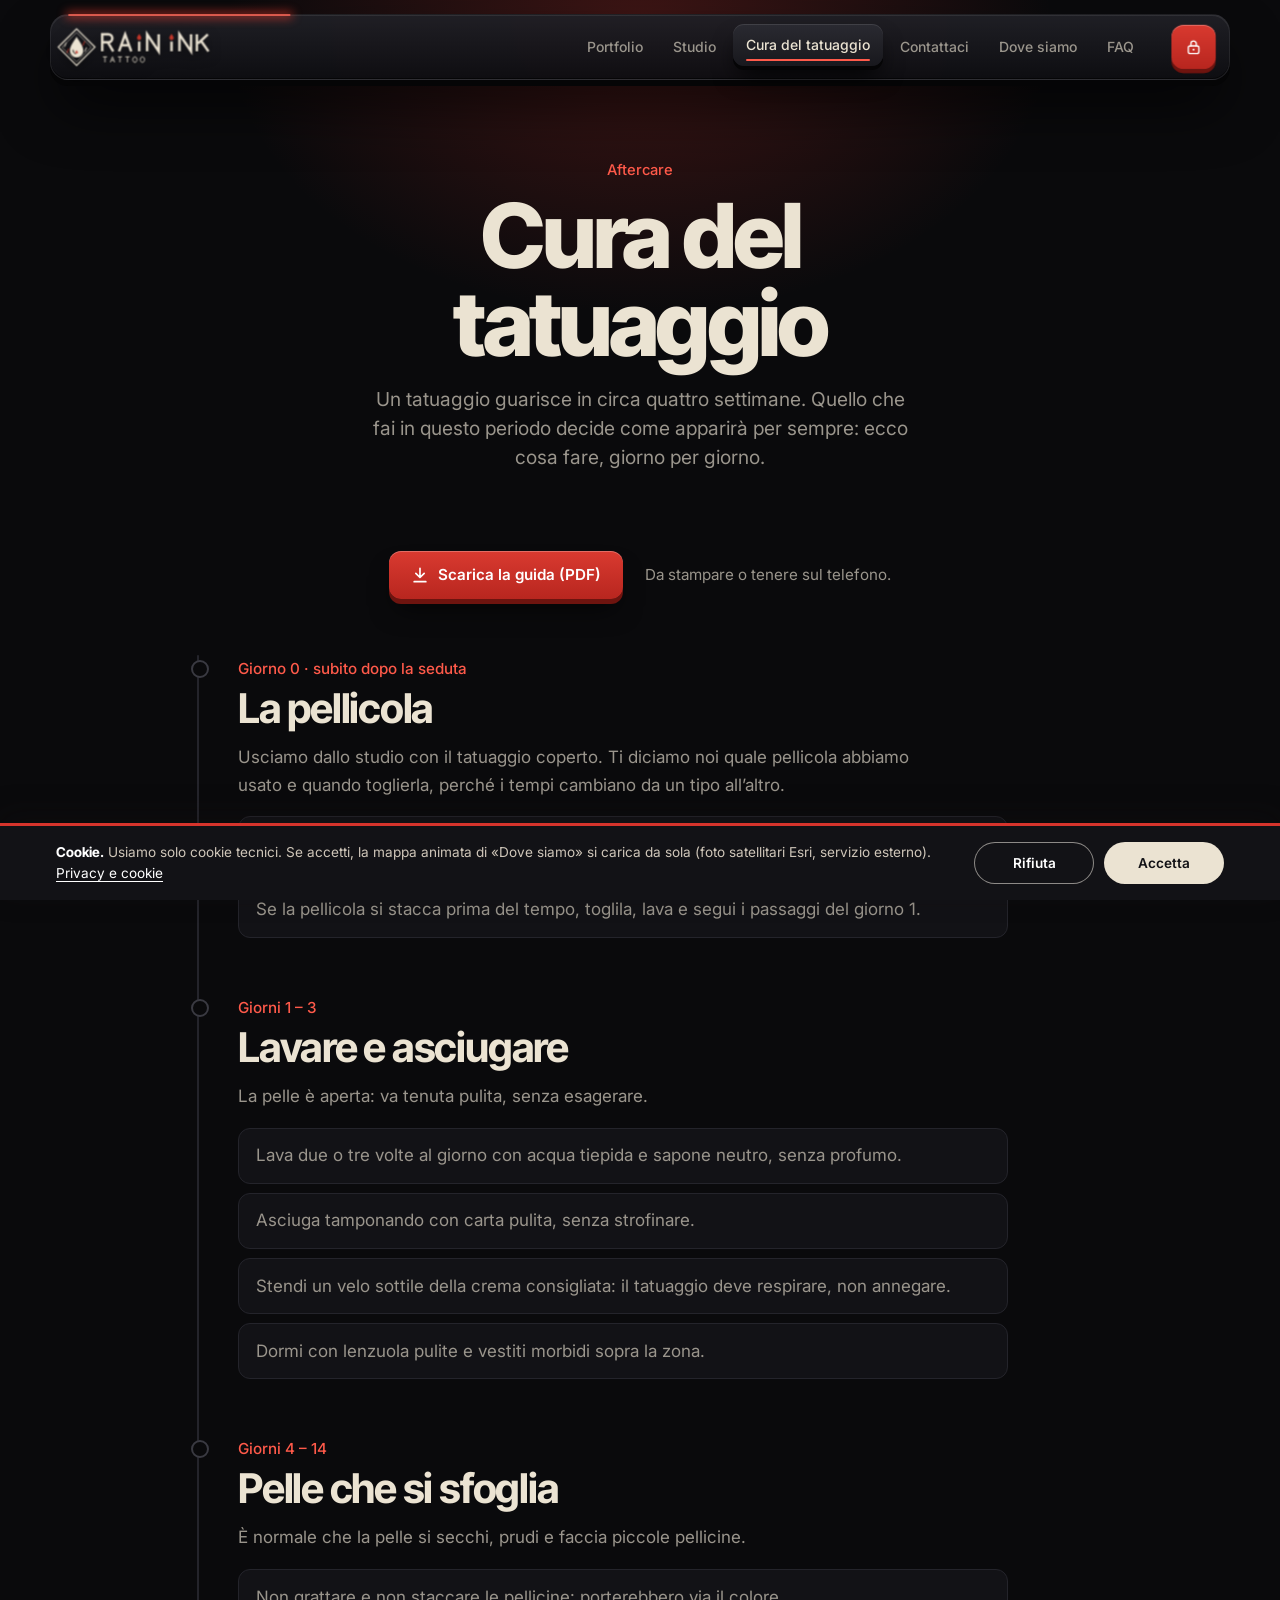
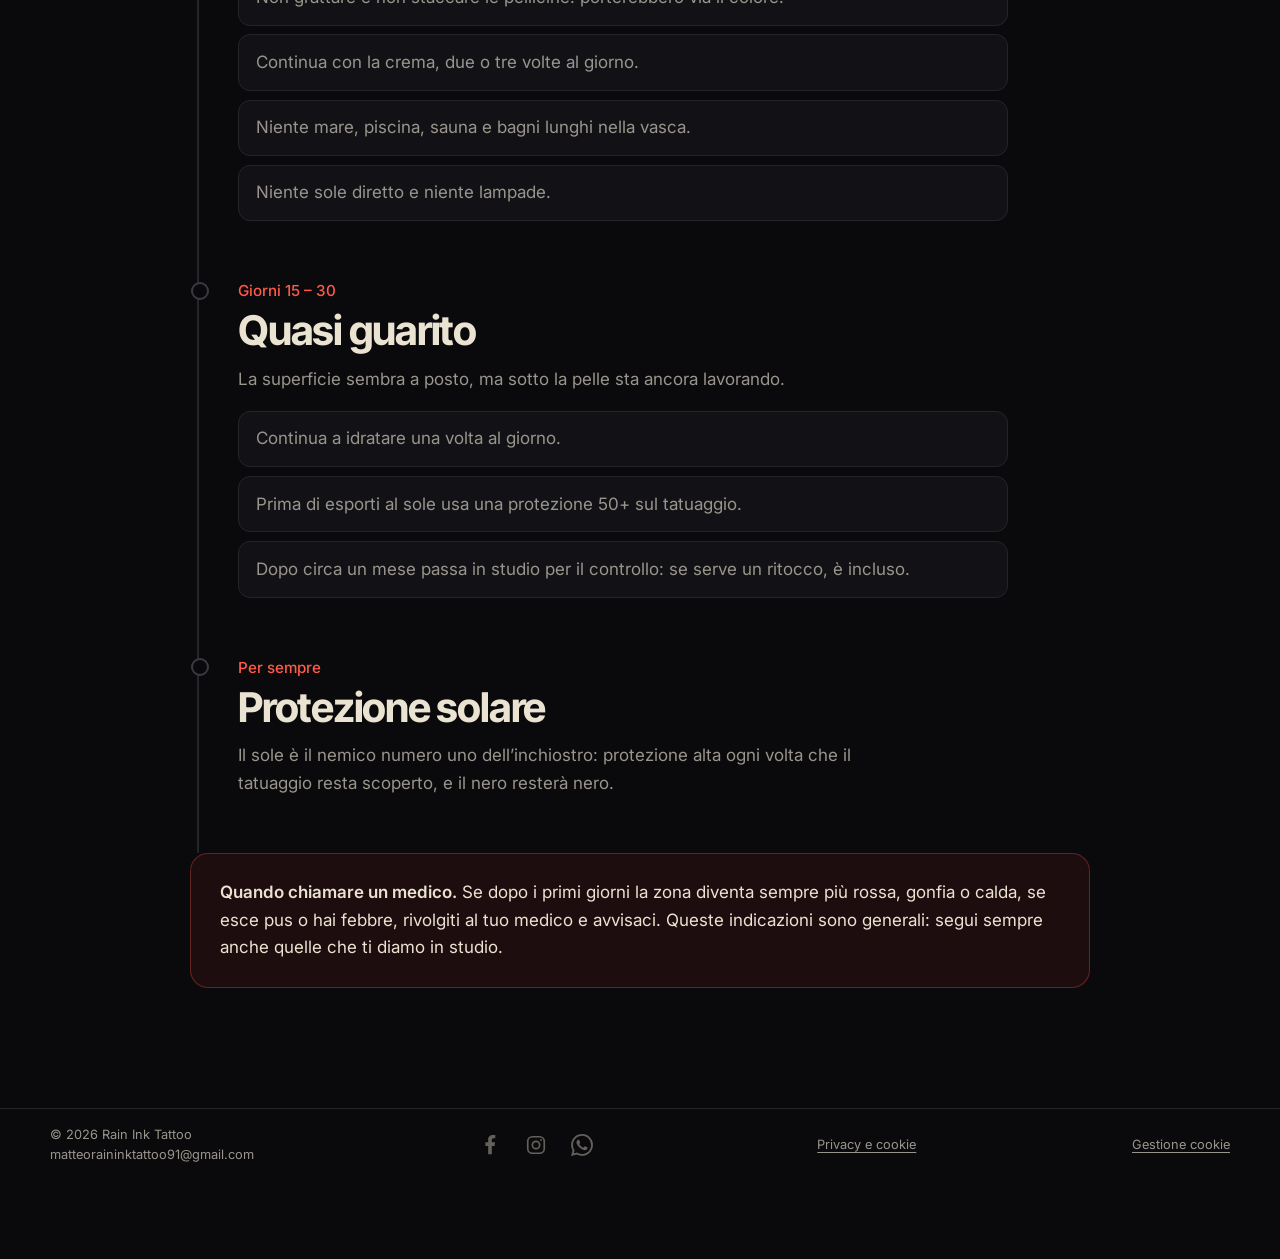
<file: cura-del-tatuaggio.html>
<!DOCTYPE html>
<html lang="it">

<head>
    <meta charset="utf-8">
    <meta name="viewport" content="width=device-width,initial-scale=1">
    <title>Cura del tatuaggio – Rain Ink Tattoo</title>
    <meta name="description" content="Come curare un tatuaggio nuovo giorno per giorno: pellicola, lavaggi, crema, sole e mare. Le indicazioni di Rain Ink Tattoo.">
    <meta name="theme-color" content="#0a0a0c">
    <meta property="og:type" content="website">
    <meta property="og:site_name" content="Rain Ink Tattoo">
    <meta property="og:locale" content="it_IT">
    <meta property="og:title" content="Cura del tatuaggio – Rain Ink Tattoo">
    <meta property="og:description" content="Come curare un tatuaggio nuovo giorno per giorno: pellicola, lavaggi, crema, sole e mare. Le indicazioni di Rain Ink Tattoo.">
    <meta property="og:url" content="https://DOMINIO-DEL-SITO/cura-del-tatuaggio.html">
    <link rel="canonical" href="https://DOMINIO-DEL-SITO/cura-del-tatuaggio.html">
    <link rel="preconnect" href="https://fonts.googleapis.com">
    <link rel="preconnect" href="https://fonts.gstatic.com" crossorigin>
    <link href="https://fonts.googleapis.com/css2?family=Inter:wght@400;500;600;700&amp;family=Inter+Tight:wght@600;700;800&amp;display=swap" rel="stylesheet">
    <link rel="stylesheet" href="css/style.css?v=85">
    <link rel="icon" type="image/svg+xml" href="images/comune/favicon.svg">
    <script>document.documentElement.classList.add("js")</script>
</head>

<body>
    <a class="skip" href="#main">Vai al contenuto</a>
    <header class="nav3d" id="nav3d">
        <nav class="slab" aria-label="Menu principale">
            <a class="logo" href="index.html" aria-label="Rain Ink Tattoo — Home"><img src="images/comune/logo-rainink.svg" alt="Rain Ink Tattoo" width="504" height="128"></a>
            <button class="burger" type="button" aria-label="Apri il menu" aria-expanded="false" aria-controls="links"><span></span><span></span><span></span></button>
            <ul class="links" id="links">
                <li><a href="portfolio.html">Portfolio</a></li>
                <li><a href="studio.html">Studio</a></li>
                <li><a href="cura-del-tatuaggio.html" aria-current="page">Cura del tatuaggio</a></li>
                <li><a href="index.html#contatti">Contattaci</a></li>
                <li><a href="index.html#dove">Dove siamo</a></li>
                <li><a href="faq.html">FAQ</a></li>
            </ul>
            <a class="nav-lock" href="area-riservata.html" rel="nofollow" aria-label="Area riservata" title="Area riservata"><svg viewBox="0 0 24 24" width="18" height="18" aria-hidden="true"><rect x="5" y="10.5" width="14" height="10" rx="2.5" fill="none" stroke="currentColor" stroke-width="1.8"/><path d="M8.5 10.5V7.5a3.5 3.5 0 0 1 7 0v3" fill="none" stroke="currentColor" stroke-width="1.8" stroke-linecap="round"/><circle cx="12" cy="15.5" r="1.3" fill="currentColor"/></svg></a>
        </nav>
    </header>
    <main id="main">
        <section class="page-hero">
            <div class="wrap">
                <span data-testo="cura-del-tatuaggio-t001" class="eyebrow">Aftercare</span>
                <h1 data-testo="cura-del-tatuaggio-t002">Cura del<br>tatuaggio</h1>
                <p data-testo="cura-del-tatuaggio-t003">Un tatuaggio guarisce in circa quattro settimane. Quello che fai in questo periodo decide come apparirà per sempre: ecco cosa fare, giorno per giorno.</p>
            </div>
        </section>

        <div class="wrap guide-dl rv"><a data-testo="cura-del-tatuaggio-t004" class="btn" href="downloads/guida-cura-del-tatuaggio.pdf" download><svg viewBox="0 0 24 24" width="20" height="20" aria-hidden="true"><path d="M12 4v11M7 10l5 5 5-5M5 20h14" fill="none" stroke="currentColor" stroke-width="2" stroke-linecap="round" stroke-linejoin="round"/></svg>Scarica la guida (PDF)</a><span data-testo="cura-del-tatuaggio-t005">Da stampare o tenere sul telefono.</span></div>
        <section>
            <div class="wrap">
                <ol class="timeline">
                    <li class="rv"><span data-testo="cura-del-tatuaggio-t006" class="when">Giorno 0 · subito dopo la seduta</span><h2 data-testo="cura-del-tatuaggio-t007">La pellicola</h2>
                        <p data-testo="cura-del-tatuaggio-t008">Usciamo dallo studio con il tatuaggio coperto. Ti diciamo noi quale pellicola abbiamo usato e quando toglierla, perché i tempi cambiano da un tipo all’altro.</p>
                        <ul><li data-testo="cura-del-tatuaggio-t009">Non toccare il tatuaggio con le mani sporche.</li><li data-testo="cura-del-tatuaggio-t010">Se la pellicola si stacca prima del tempo, toglila, lava e segui i passaggi del giorno 1.</li></ul></li>
                    <li class="rv"><span data-testo="cura-del-tatuaggio-t011" class="when">Giorni 1 – 3</span><h2 data-testo="cura-del-tatuaggio-t012">Lavare e asciugare</h2>
                        <p data-testo="cura-del-tatuaggio-t013">La pelle è aperta: va tenuta pulita, senza esagerare.</p>
                        <ul><li data-testo="cura-del-tatuaggio-t014">Lava due o tre volte al giorno con acqua tiepida e sapone neutro, senza profumo.</li><li data-testo="cura-del-tatuaggio-t015">Asciuga tamponando con carta pulita, senza strofinare.</li><li data-testo="cura-del-tatuaggio-t016">Stendi un velo sottile della crema consigliata: il tatuaggio deve respirare, non annegare.</li><li data-testo="cura-del-tatuaggio-t017">Dormi con lenzuola pulite e vestiti morbidi sopra la zona.</li></ul></li>
                    <li class="rv"><span data-testo="cura-del-tatuaggio-t018" class="when">Giorni 4 – 14</span><h2 data-testo="cura-del-tatuaggio-t019">Pelle che si sfoglia</h2>
                        <p data-testo="cura-del-tatuaggio-t020">È normale che la pelle si secchi, prudi e faccia piccole pellicine.</p>
                        <ul><li data-testo="cura-del-tatuaggio-t021">Non grattare e non staccare le pellicine: porterebbero via il colore.</li><li data-testo="cura-del-tatuaggio-t022">Continua con la crema, due o tre volte al giorno.</li><li data-testo="cura-del-tatuaggio-t023">Niente mare, piscina, sauna e bagni lunghi nella vasca.</li><li data-testo="cura-del-tatuaggio-t024">Niente sole diretto e niente lampade.</li></ul></li>
                    <li class="rv"><span data-testo="cura-del-tatuaggio-t025" class="when">Giorni 15 – 30</span><h2 data-testo="cura-del-tatuaggio-t026">Quasi guarito</h2>
                        <p data-testo="cura-del-tatuaggio-t027">La superficie sembra a posto, ma sotto la pelle sta ancora lavorando.</p>
                        <ul><li data-testo="cura-del-tatuaggio-t028">Continua a idratare una volta al giorno.</li><li data-testo="cura-del-tatuaggio-t029">Prima di esporti al sole usa una protezione 50+ sul tatuaggio.</li><li data-testo="cura-del-tatuaggio-t030">Dopo circa un mese passa in studio per il controllo: se serve un ritocco, è incluso.</li></ul></li>
                    <li class="rv"><span data-testo="cura-del-tatuaggio-t031" class="when">Per sempre</span><h2 data-testo="cura-del-tatuaggio-t032">Protezione solare</h2>
                        <p data-testo="cura-del-tatuaggio-t033">Il sole è il nemico numero uno dell’inchiostro: protezione alta ogni volta che il tatuaggio resta scoperto, e il nero resterà nero.</p></li>
                </ol>
                <div class="warn rv"><p data-testo="cura-del-tatuaggio-t034"><strong>Quando chiamare un medico.</strong> Se dopo i primi giorni la zona diventa sempre più rossa, gonfia o calda, se esce pus o hai febbre, rivolgiti al tuo medico e avvisaci. Queste indicazioni sono generali: segui sempre anche quelle che ti diamo in studio.</p></div>
            </div>
        </section>
    </main>
    <footer class="foot">
        <div class="wrap foot-in"><span>© <span id="y">2026</span> Rain Ink Tattoo<br><a href="mailto:matteoraininktattoo91@gmail.com">matteoraininktattoo91@gmail.com</a></span>
            <div class="foot-soc"><a href="https://www.facebook.com/raininktattoo.matteoquattrini" target="_blank" rel="noopener noreferrer" aria-label="Rain Ink Tattoo su Facebook" title="Facebook"><svg viewBox="0 0 24 24" aria-hidden="true" focusable="false"><path fill="currentColor" d="M14 22v-9h3l.5-4H14V6.5c0-1.16.32-1.95 2-1.95h1.8V1.1A24 24 0 0 0 15.18 1C12.58 1 10 2.58 10 5.48V9H7v4h3v9Z"/></svg></a><a href="https://www.instagram.com/matteoraininktattoo/" target="_blank" rel="noopener noreferrer" aria-label="Rain Ink Tattoo su Instagram" title="Instagram"><svg viewBox="0 0 24 24" fill="none" stroke="currentColor" stroke-width="1.8" aria-hidden="true" focusable="false"><rect x="3" y="3" width="18" height="18" rx="5"/><circle cx="12" cy="12" r="4"/><circle cx="17.5" cy="6.5" r="1" fill="currentColor" stroke="none"/></svg></a><a href="https://wa.me/393392605135" target="_blank" rel="noopener noreferrer" aria-label="Scrivici su WhatsApp" title="WhatsApp"><svg viewBox="0 0 24 24" aria-hidden="true" focusable="false"><path fill="currentColor" d="M17.472 14.382c-.297-.149-1.758-.867-2.03-.967-.273-.099-.471-.148-.67.15-.197.297-.767.966-.94 1.164-.173.199-.347.223-.644.075-.297-.15-1.255-.463-2.39-1.475-.883-.788-1.48-1.761-1.653-2.059-.173-.297-.018-.458.13-.606.134-.133.298-.347.446-.52.149-.174.198-.298.298-.497.099-.198.05-.371-.025-.52-.075-.149-.669-1.612-.916-2.207-.242-.579-.487-.5-.669-.51-.173-.008-.371-.01-.57-.01-.198 0-.52.074-.792.372-.272.297-1.04 1.016-1.04 2.479 0 1.462 1.065 2.875 1.213 3.074.149.198 2.096 3.2 5.077 4.487.709.306 1.262.489 1.694.625.712.227 1.36.195 1.871.118.571-.085 1.758-.719 2.006-1.413.248-.694.248-1.289.173-1.413-.074-.124-.272-.198-.57-.347m-5.421 7.403h-.004a9.870 9.870 0 01-5.031-1.378l-.361-.214-3.741.982.998-3.648-.235-.374a9.860 9.860 0 01-1.510-5.260c.001-5.450 4.436-9.884 9.888-9.884 2.640 0 5.122 1.030 6.988 2.898a9.825 9.825 0 012.893 6.994c-.003 5.450-4.437 9.884-9.885 9.884m8.413-18.297A11.815 11.815 0 0012.050 0C5.495 0 .160 5.335.157 11.892c0 2.096.547 4.142 1.588 5.945L.057 24l6.305-1.654a11.882 11.882 0 005.683 1.448h.005c6.554 0 11.890-5.335 11.893-11.893a11.821 11.821 0 00-3.480-8.413Z"/></svg></a></div><a class="foot-legal" href="privacy.html">Privacy e cookie</a><button type="button" class="foot-legal ck-open">Gestione cookie</button>
        </div>
    </footer>
    <script src="js/script.js?v=28"></script>
    <script src="js/cookie.js?v=2"></script>
</body>

</html>
</file>
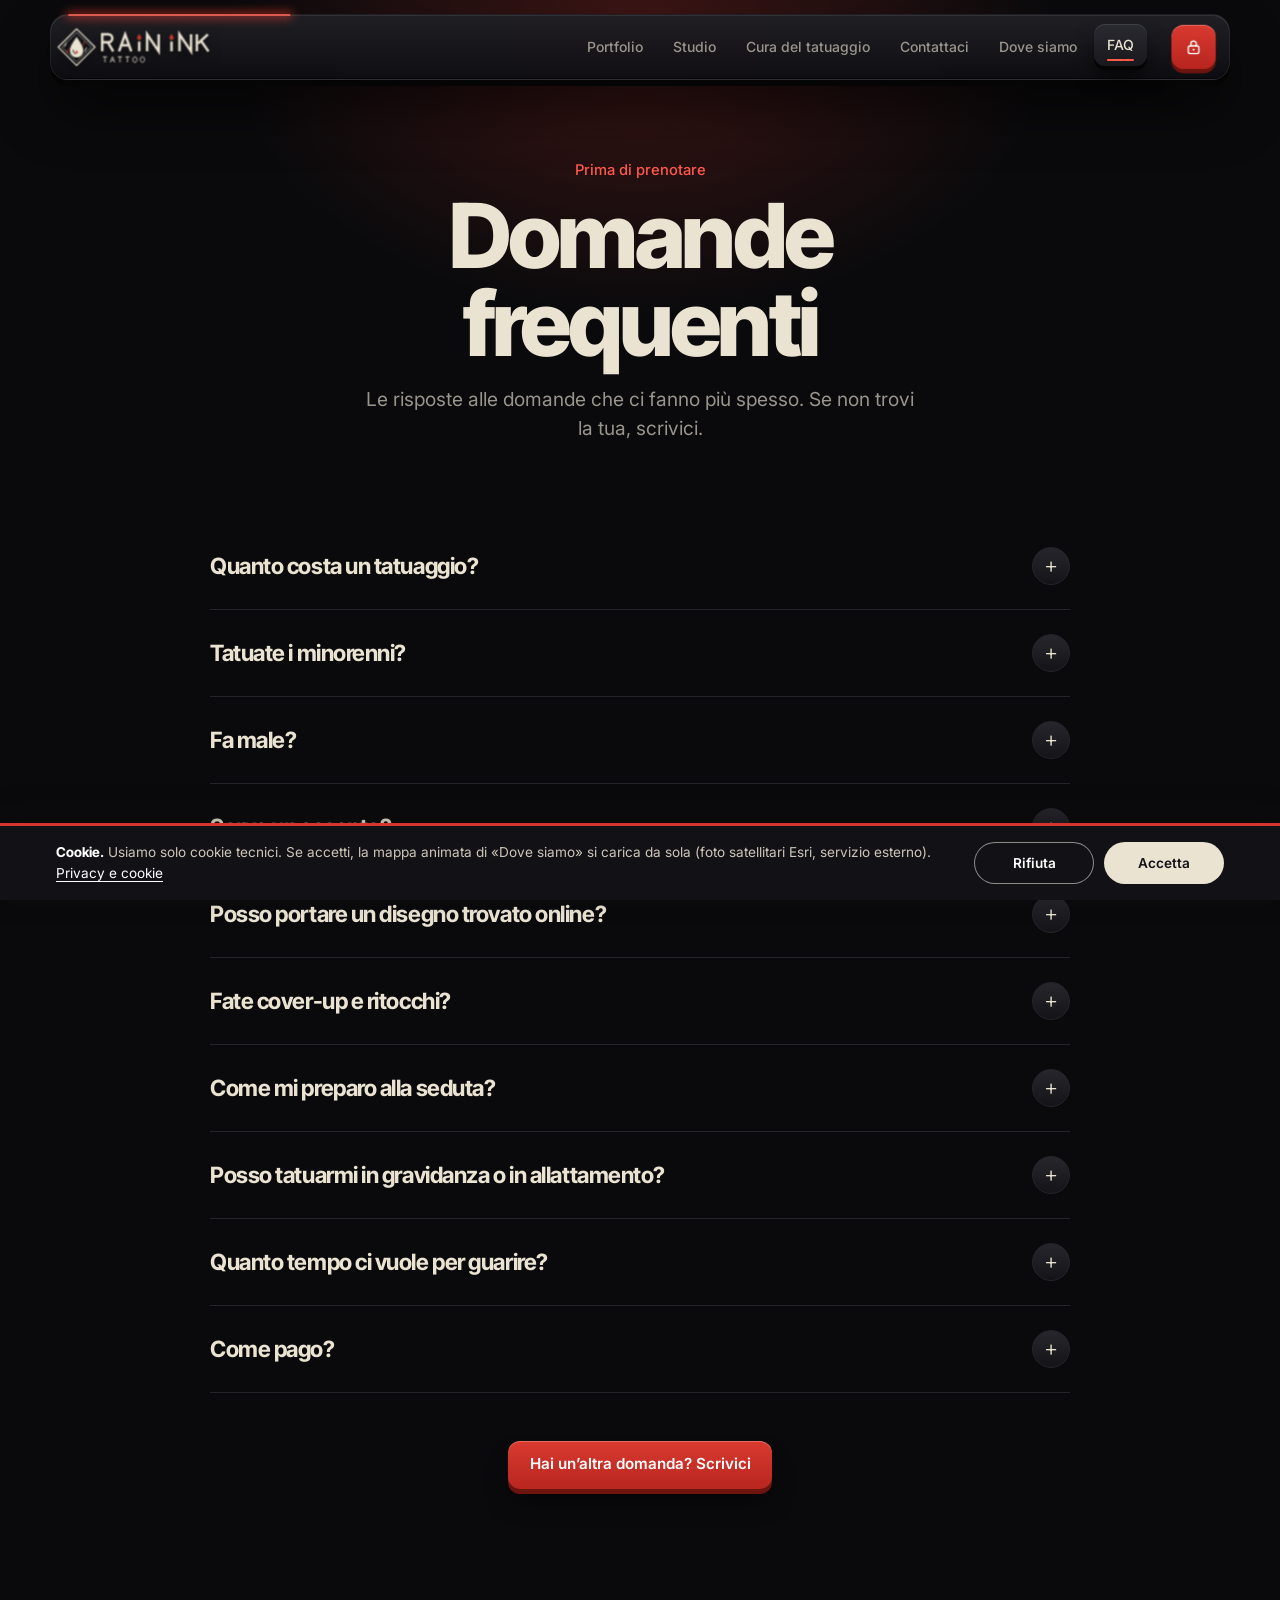
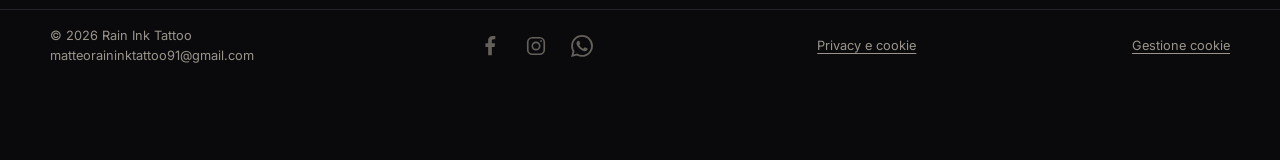
<file: faq.html>
<!DOCTYPE html>
<html lang="it">

<head>
    <meta charset="utf-8">
    <meta name="viewport" content="width=device-width,initial-scale=1">
    <title>Domande frequenti – Rain Ink Tattoo</title>
    <meta name="description" content="Prezzi, acconto, dolore, minorenni, cover-up, preparazione alla seduta: le risposte alle domande più frequenti su Rain Ink Tattoo.">
    <meta name="theme-color" content="#0a0a0c">
    <meta property="og:type" content="website">
    <meta property="og:site_name" content="Rain Ink Tattoo">
    <meta property="og:locale" content="it_IT">
    <meta property="og:title" content="Domande frequenti – Rain Ink Tattoo">
    <meta property="og:description" content="Prezzi, acconto, dolore, minorenni, cover-up, preparazione alla seduta: le risposte alle domande più frequenti su Rain Ink Tattoo.">
    <meta property="og:url" content="https://DOMINIO-DEL-SITO/faq.html">
    <link rel="canonical" href="https://DOMINIO-DEL-SITO/faq.html">
    <link rel="preconnect" href="https://fonts.googleapis.com">
    <link rel="preconnect" href="https://fonts.gstatic.com" crossorigin>
    <link href="https://fonts.googleapis.com/css2?family=Inter:wght@400;500;600;700&amp;family=Inter+Tight:wght@600;700;800&amp;display=swap" rel="stylesheet">
    <link rel="stylesheet" href="css/style.css?v=85">
    <link rel="icon" type="image/svg+xml" href="images/comune/favicon.svg">
    <script>document.documentElement.classList.add("js")</script>
</head>

<body>
    <a class="skip" href="#main">Vai al contenuto</a>
    <header class="nav3d" id="nav3d">
        <nav class="slab" aria-label="Menu principale">
            <a class="logo" href="index.html" aria-label="Rain Ink Tattoo — Home"><img src="images/comune/logo-rainink.svg" alt="Rain Ink Tattoo" width="504" height="128"></a>
            <button class="burger" type="button" aria-label="Apri il menu" aria-expanded="false" aria-controls="links"><span></span><span></span><span></span></button>
            <ul class="links" id="links">
                <li><a href="portfolio.html">Portfolio</a></li>
                <li><a href="studio.html">Studio</a></li>
                <li><a href="cura-del-tatuaggio.html">Cura del tatuaggio</a></li>
                <li><a href="index.html#contatti">Contattaci</a></li>
                <li><a href="index.html#dove">Dove siamo</a></li>
                <li><a href="faq.html" aria-current="page">FAQ</a></li>
            </ul>
            <a class="nav-lock" href="area-riservata.html" rel="nofollow" aria-label="Area riservata" title="Area riservata"><svg viewBox="0 0 24 24" width="18" height="18" aria-hidden="true"><rect x="5" y="10.5" width="14" height="10" rx="2.5" fill="none" stroke="currentColor" stroke-width="1.8"/><path d="M8.5 10.5V7.5a3.5 3.5 0 0 1 7 0v3" fill="none" stroke="currentColor" stroke-width="1.8" stroke-linecap="round"/><circle cx="12" cy="15.5" r="1.3" fill="currentColor"/></svg></a>
        </nav>
    </header>
    <main id="main">
        <section class="page-hero">
            <div class="wrap">
                <span data-testo="faq-t001" class="eyebrow">Prima di prenotare</span>
                <h1 data-testo="faq-t002">Domande<br>frequenti</h1>
                <p data-testo="faq-t003">Le risposte alle domande che ci fanno più spesso. Se non trovi la tua, scrivici.</p>
            </div>
        </section>

        <section>
            <div class="wrap"><div class="faq"><details class="rv"><summary data-testo="faq-t004">Quanto costa un tatuaggio?</summary><div class="ans"><p data-testo="faq-t005">Dipende da dimensioni, dettagli, zona del corpo e tempo di lavoro. Il preventivo lo ricevi gratis dopo la consulenza, prima di fissare la seduta. Per i progetti grandi si lavora a seduta.</p></div></details><details class="rv"><summary data-testo="faq-t006">Tatuate i minorenni?</summary><div class="ans"><p data-testo="faq-t007">No. Tatuiamo solo persone maggiorenni, con un documento d’identità valido da mostrare il giorno della seduta.</p></div></details><details class="rv"><summary data-testo="faq-t008">Fa male?</summary><div class="ans"><p data-testo="faq-t009">Un po’, ma è sopportabile. Il fastidio cambia molto da zona a zona: costole, piedi e interno del braccio sono più sensibili, spalle e avambracci meno. Si possono fare pause quando vuoi.</p></div></details><details class="rv"><summary data-testo="faq-t010">Serve un acconto?</summary><div class="ans"><p data-testo="faq-t011">Sì: per fissare la seduta chiediamo un acconto, che viene scalato dal prezzo finale. Se devi spostare l’appuntamento avvisaci almeno 48 ore prima e l’acconto resta valido.</p></div></details><details class="rv"><summary data-testo="faq-t012">Posso portare un disegno trovato online?</summary><div class="ans"><p data-testo="faq-t013">Puoi portarlo come ispirazione, ma non copiamo il lavoro di altri tatuatori: lo usiamo come punto di partenza per disegnare qualcosa di tuo.</p></div></details><details class="rv"><summary data-testo="faq-t014">Fate cover-up e ritocchi?</summary><div class="ans"><p data-testo="faq-t015">Sì. Per i cover-up serve vedere il vecchio tatuaggio dal vivo o in una buona foto: non sempre si può coprire tutto, e te lo diciamo con sincerità.</p></div></details><details class="rv"><summary data-testo="faq-t016">Come mi preparo alla seduta?</summary><div class="ans"><p data-testo="faq-t017">Dormi bene, mangia prima di venire e bevi acqua. Evita alcol nelle 24 ore precedenti e non esporre la zona al sole nei giorni prima. Indossa vestiti comodi che lascino scoperta la zona.</p></div></details><details class="rv"><summary data-testo="faq-t018">Posso tatuarmi in gravidanza o in allattamento?</summary><div class="ans"><p data-testo="faq-t019">Preferiamo di no: è meglio aspettare la fine della gravidanza e dell’allattamento. Se hai malattie della pelle, del sangue o prendi farmaci particolari parlane prima con il tuo medico.</p></div></details><details class="rv"><summary data-testo="faq-t020">Quanto tempo ci vuole per guarire?</summary><div class="ans"><p data-testo="faq-t021">In genere circa quattro settimane. Trovi tutti i passaggi nella pagina <a href="cura-del-tatuaggio.html">Cura del tatuaggio</a>.</p></div></details><details class="rv"><summary data-testo="faq-t022">Come pago?</summary><div class="ans"><p data-testo="faq-t023">Contanti, carte e bancomat. L’acconto si può versare anche con bonifico.</p></div></details></div>
                <div class="faq-cta rv"><p class="sr-only">Non hai trovato la risposta?</p><a data-testo="faq-t024" class="btn" href="index.html#contatti">Hai un’altra domanda? Scrivici</a></div>
            </div>
        </section>
    </main>
    <footer class="foot">
        <div class="wrap foot-in"><span>© <span id="y">2026</span> Rain Ink Tattoo<br><a href="mailto:matteoraininktattoo91@gmail.com">matteoraininktattoo91@gmail.com</a></span>
            <div class="foot-soc"><a href="https://www.facebook.com/raininktattoo.matteoquattrini" target="_blank" rel="noopener noreferrer" aria-label="Rain Ink Tattoo su Facebook" title="Facebook"><svg viewBox="0 0 24 24" aria-hidden="true" focusable="false"><path fill="currentColor" d="M14 22v-9h3l.5-4H14V6.5c0-1.16.32-1.95 2-1.95h1.8V1.1A24 24 0 0 0 15.18 1C12.58 1 10 2.58 10 5.48V9H7v4h3v9Z"/></svg></a><a href="https://www.instagram.com/matteoraininktattoo/" target="_blank" rel="noopener noreferrer" aria-label="Rain Ink Tattoo su Instagram" title="Instagram"><svg viewBox="0 0 24 24" fill="none" stroke="currentColor" stroke-width="1.8" aria-hidden="true" focusable="false"><rect x="3" y="3" width="18" height="18" rx="5"/><circle cx="12" cy="12" r="4"/><circle cx="17.5" cy="6.5" r="1" fill="currentColor" stroke="none"/></svg></a><a href="https://wa.me/393392605135" target="_blank" rel="noopener noreferrer" aria-label="Scrivici su WhatsApp" title="WhatsApp"><svg viewBox="0 0 24 24" aria-hidden="true" focusable="false"><path fill="currentColor" d="M17.472 14.382c-.297-.149-1.758-.867-2.03-.967-.273-.099-.471-.148-.67.15-.197.297-.767.966-.94 1.164-.173.199-.347.223-.644.075-.297-.15-1.255-.463-2.39-1.475-.883-.788-1.48-1.761-1.653-2.059-.173-.297-.018-.458.13-.606.134-.133.298-.347.446-.52.149-.174.198-.298.298-.497.099-.198.05-.371-.025-.52-.075-.149-.669-1.612-.916-2.207-.242-.579-.487-.5-.669-.51-.173-.008-.371-.01-.57-.01-.198 0-.52.074-.792.372-.272.297-1.04 1.016-1.04 2.479 0 1.462 1.065 2.875 1.213 3.074.149.198 2.096 3.2 5.077 4.487.709.306 1.262.489 1.694.625.712.227 1.36.195 1.871.118.571-.085 1.758-.719 2.006-1.413.248-.694.248-1.289.173-1.413-.074-.124-.272-.198-.57-.347m-5.421 7.403h-.004a9.870 9.870 0 01-5.031-1.378l-.361-.214-3.741.982.998-3.648-.235-.374a9.860 9.860 0 01-1.510-5.260c.001-5.450 4.436-9.884 9.888-9.884 2.640 0 5.122 1.030 6.988 2.898a9.825 9.825 0 012.893 6.994c-.003 5.450-4.437 9.884-9.885 9.884m8.413-18.297A11.815 11.815 0 0012.050 0C5.495 0 .160 5.335.157 11.892c0 2.096.547 4.142 1.588 5.945L.057 24l6.305-1.654a11.882 11.882 0 005.683 1.448h.005c6.554 0 11.890-5.335 11.893-11.893a11.821 11.821 0 00-3.480-8.413Z"/></svg></a></div><a class="foot-legal" href="privacy.html">Privacy e cookie</a><button type="button" class="foot-legal ck-open">Gestione cookie</button>
        </div>
    </footer>
    <script src="js/script.js?v=28"></script>
    <script src="js/cookie.js?v=2"></script>
</body>

</html>
</file>
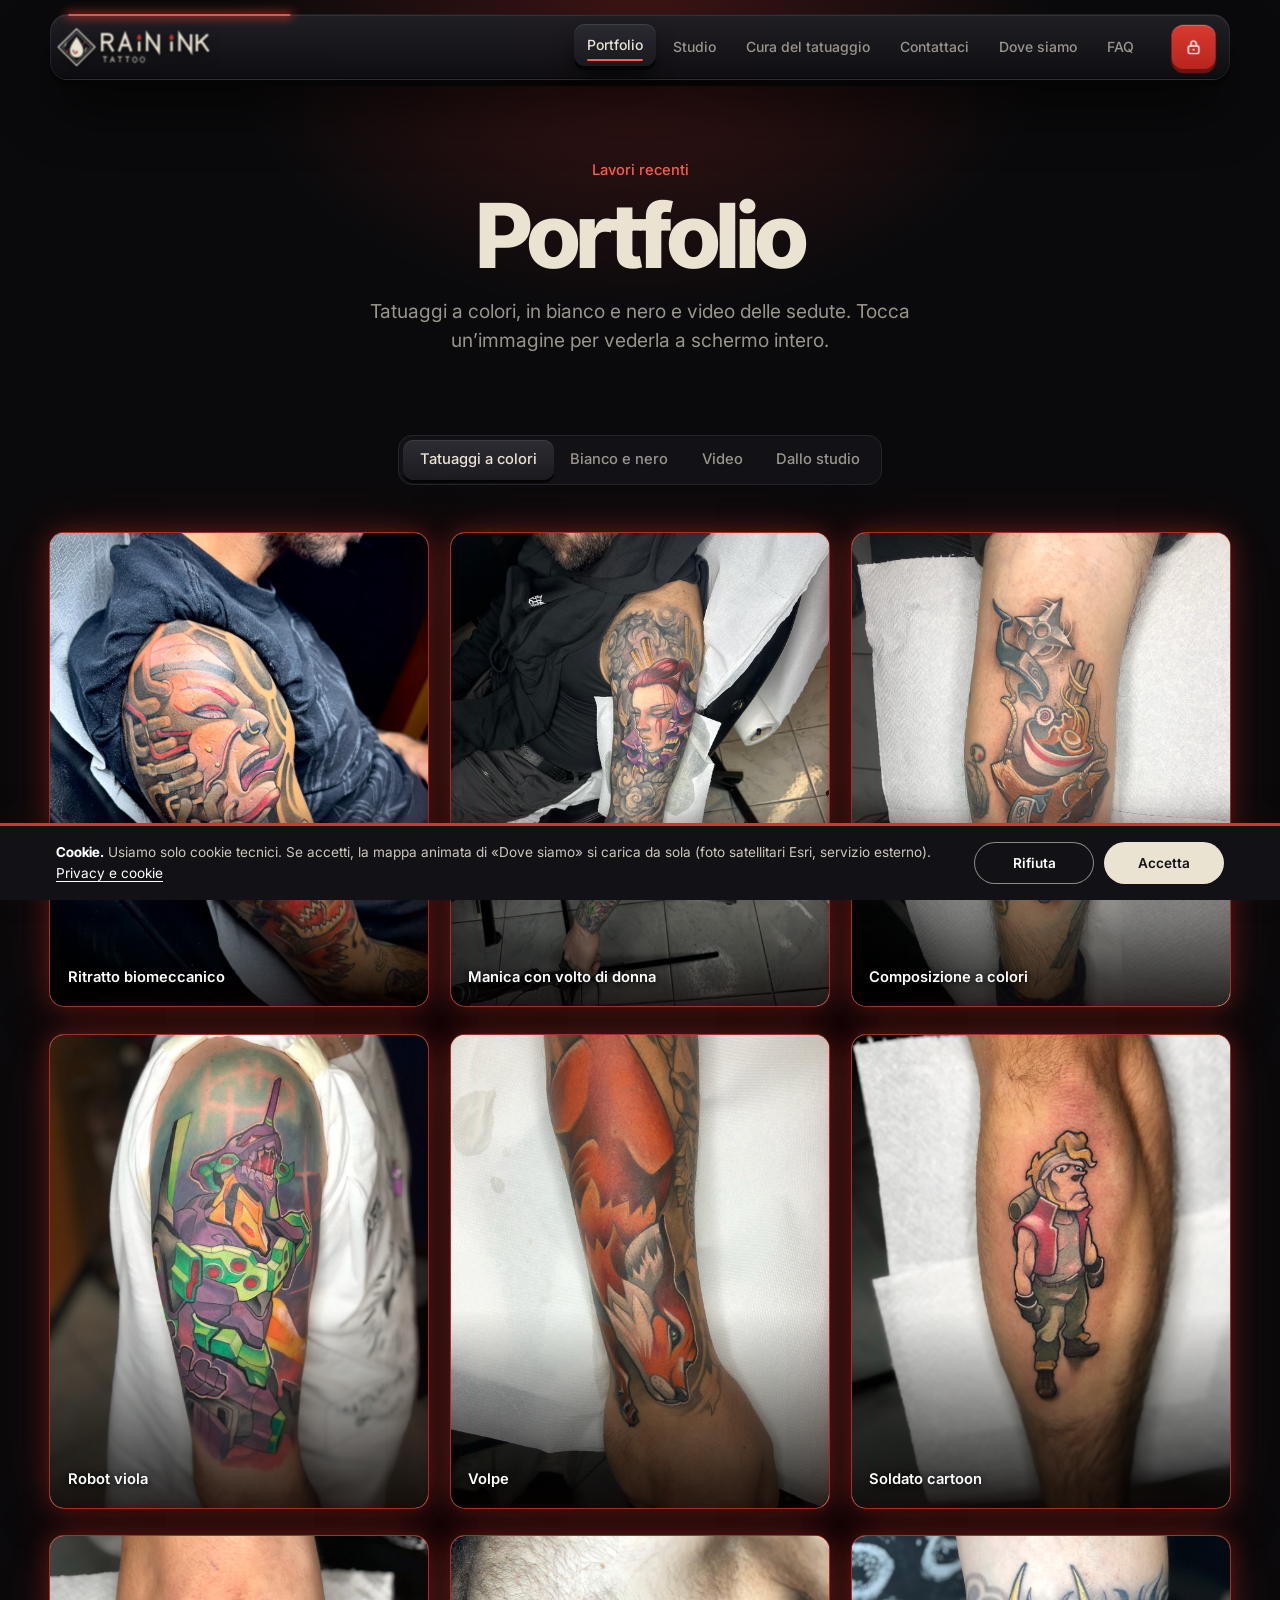
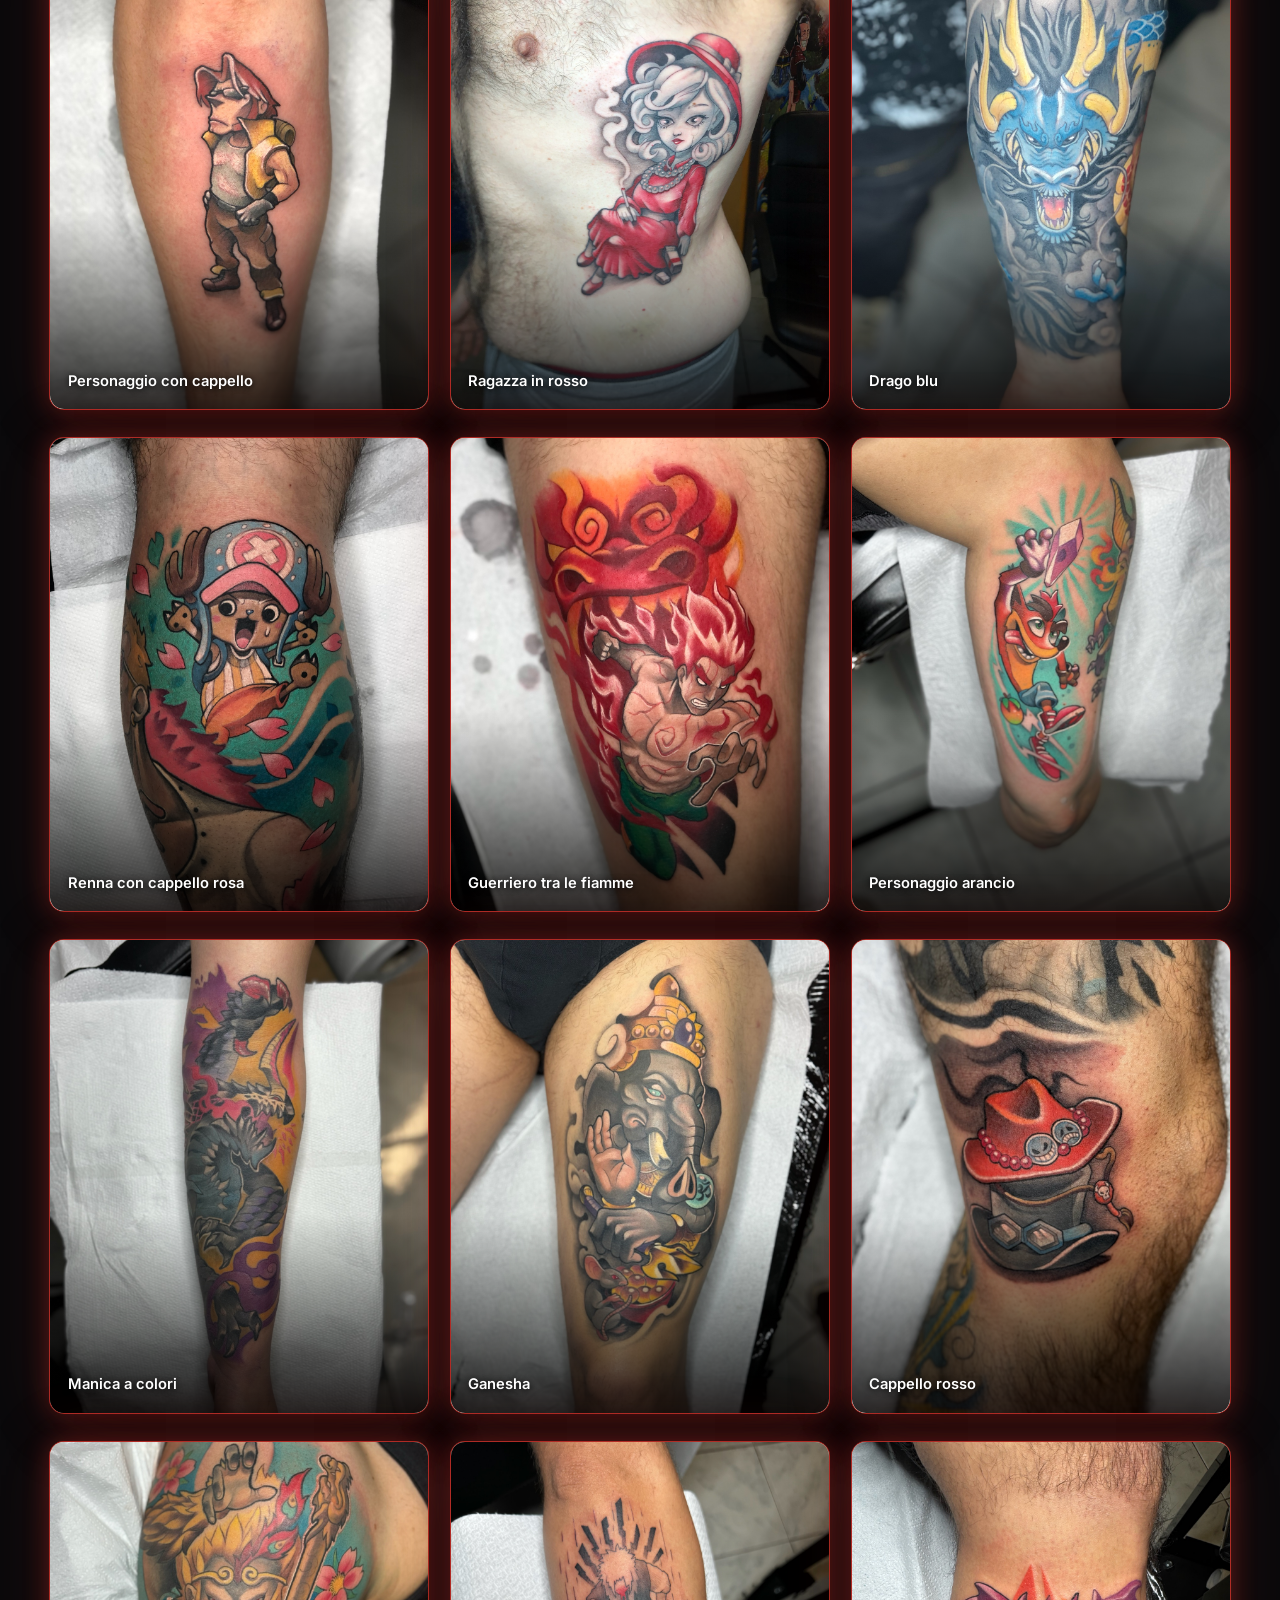
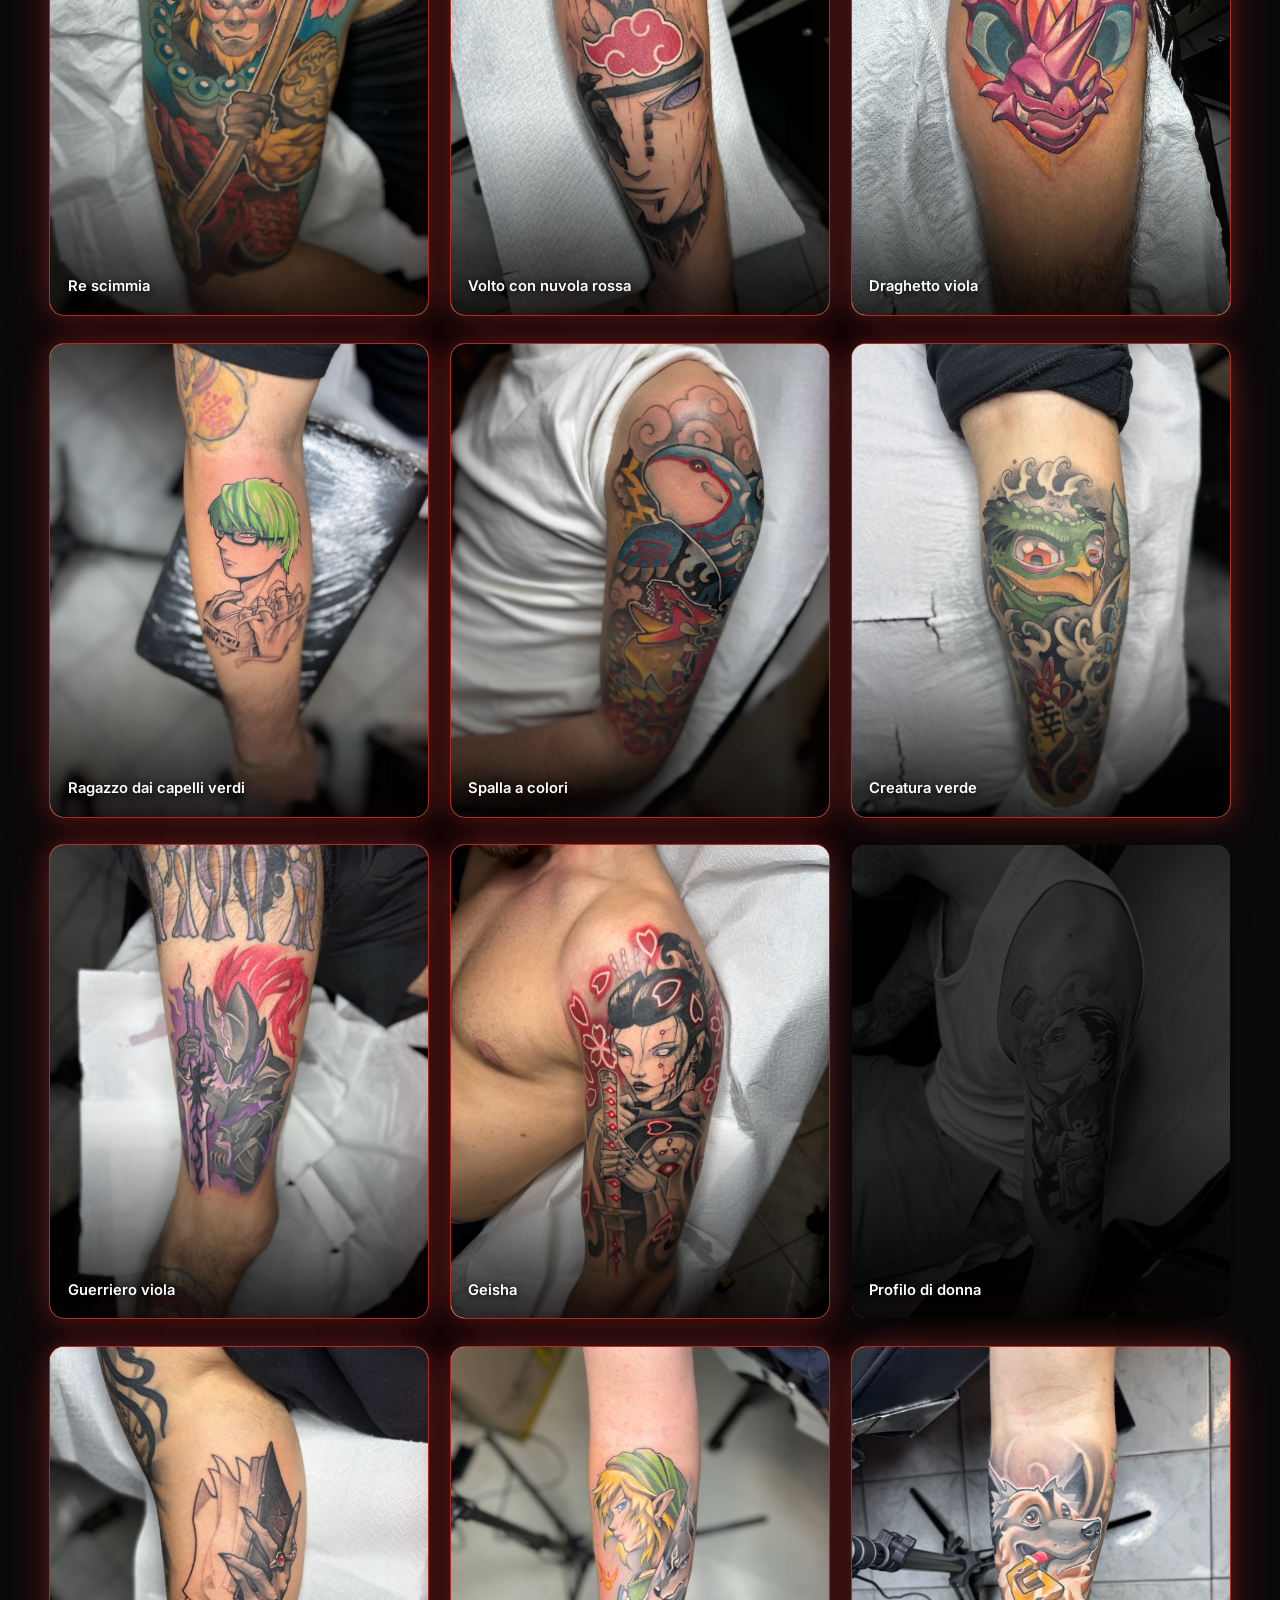
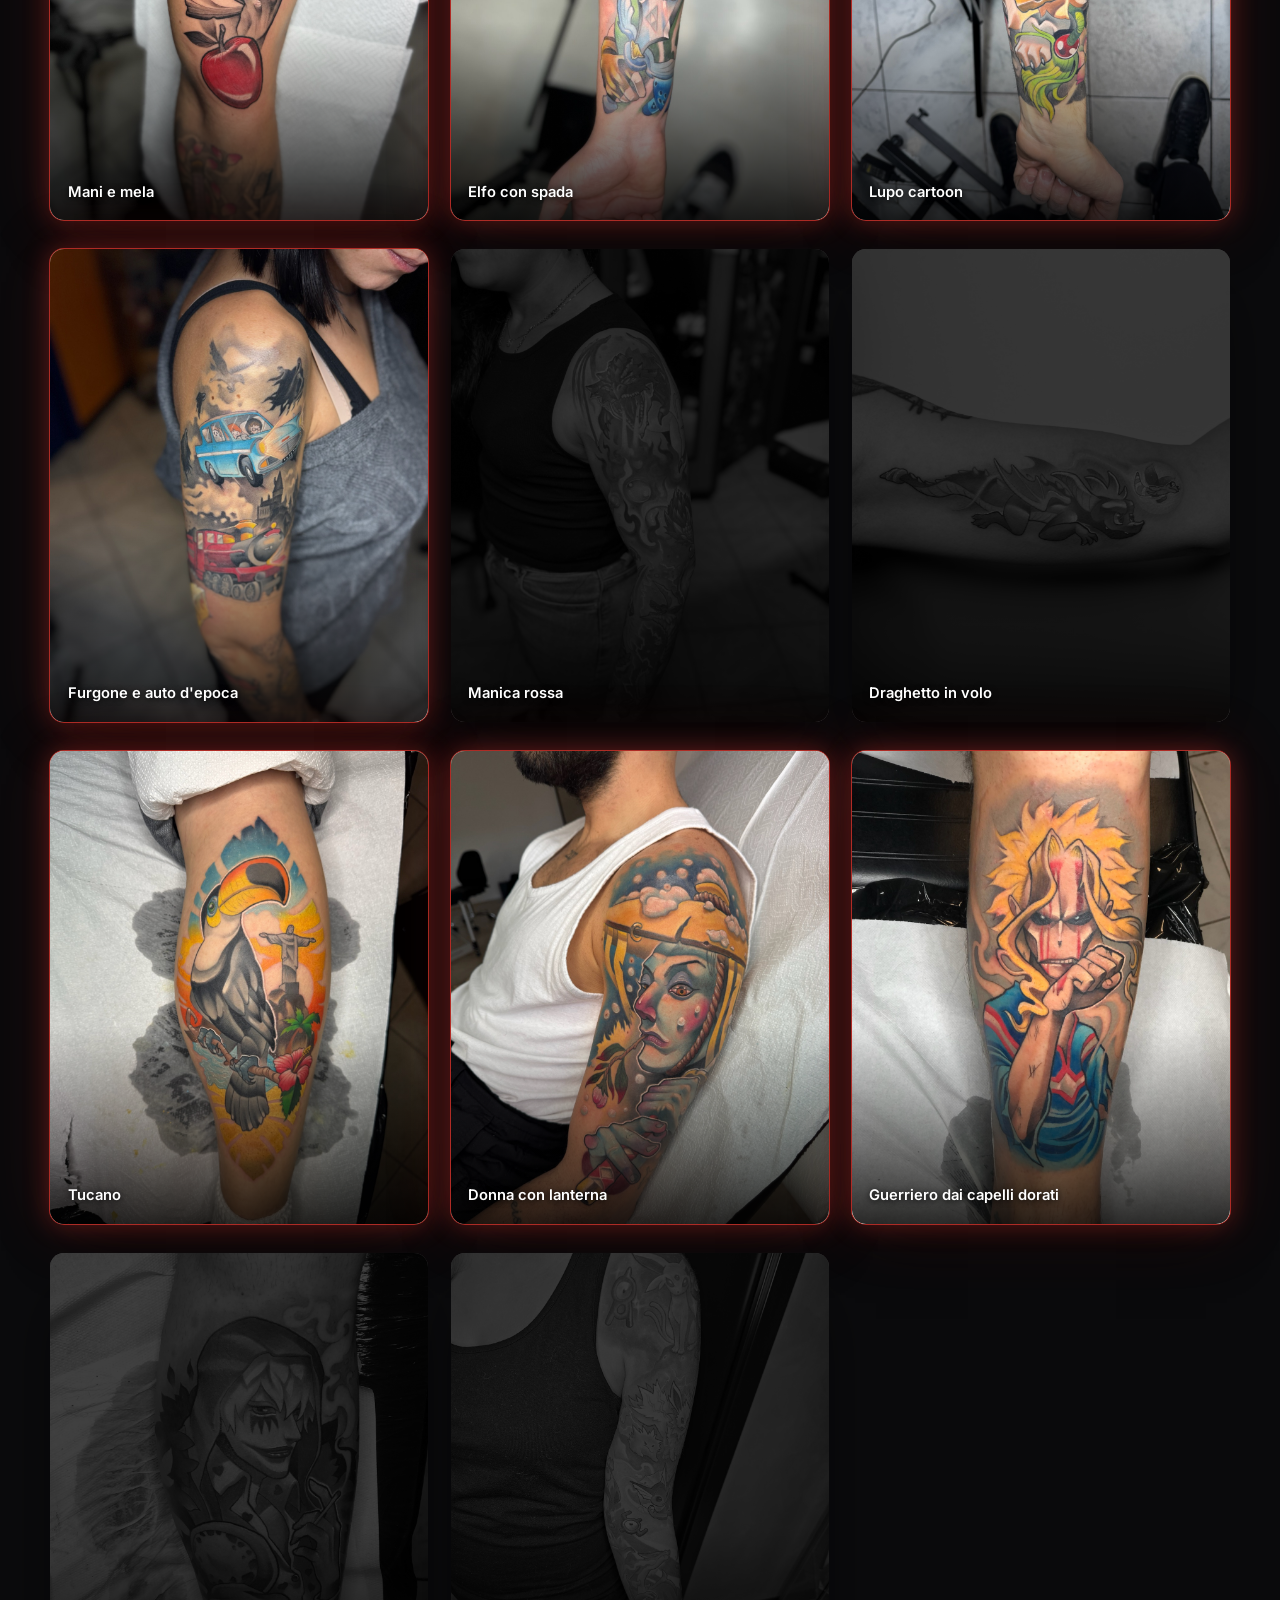
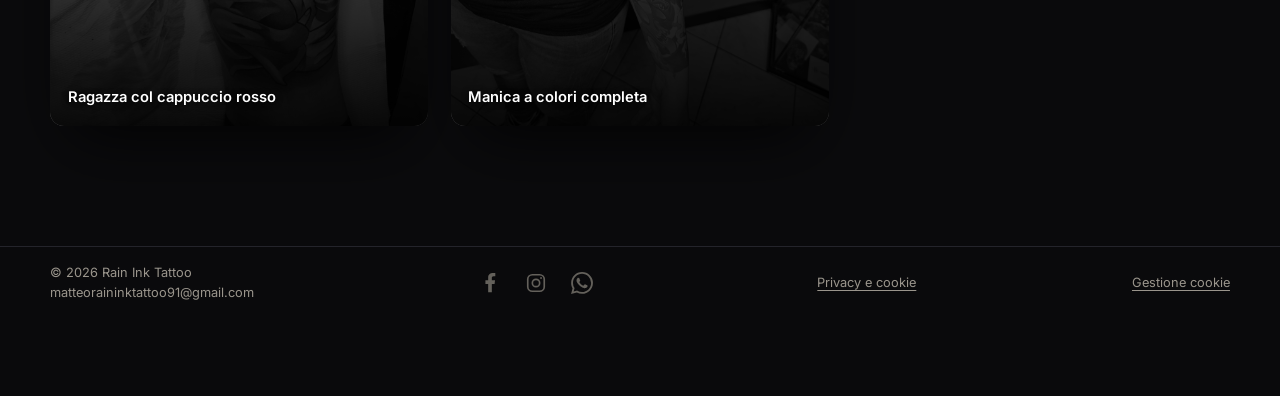
<file: portfolio.html>
<!DOCTYPE html>
<html lang="it">

<head>
    <meta charset="utf-8">
    <meta name="viewport" content="width=device-width,initial-scale=1">
    <title>Portfolio – Rain Ink Tattoo</title>
    <meta name="description" content="I lavori di Rain Ink Tattoo divisi per stile.">
    <meta name="theme-color" content="#0a0a0c">
    <meta property="og:type" content="website">
    <meta property="og:site_name" content="Rain Ink Tattoo">
    <meta property="og:locale" content="it_IT">
    <meta property="og:title" content="Portfolio – Rain Ink Tattoo">
    <meta property="og:description" content="I lavori di Rain Ink Tattoo divisi per stile.">
    <meta property="og:url" content="https://DOMINIO-DEL-SITO/portfolio.html">
    <link rel="canonical" href="https://DOMINIO-DEL-SITO/portfolio.html">
    <link rel="preconnect" href="https://fonts.googleapis.com">
    <link rel="preconnect" href="https://fonts.gstatic.com" crossorigin>
    <link href="https://fonts.googleapis.com/css2?family=Inter:wght@400;500;600;700&amp;family=Inter+Tight:wght@600;700;800&amp;display=swap" rel="stylesheet">
    <link rel="stylesheet" href="css/style.css?v=85">
    <link rel="icon" type="image/svg+xml" href="images/comune/favicon.svg">
    <script>document.documentElement.classList.add("js")</script>
</head>

<body>
    <a class="skip" href="#main">Vai al contenuto</a>
    <header class="nav3d" id="nav3d">
        <nav class="slab" aria-label="Menu principale">
            <a class="logo" href="index.html" aria-label="Rain Ink Tattoo — Home"><img src="images/comune/logo-rainink.svg" alt="Rain Ink Tattoo" width="504" height="128"></a>
            <button class="burger" type="button" aria-label="Apri il menu" aria-expanded="false" aria-controls="links"><span></span><span></span><span></span></button>
            <ul class="links" id="links">
                <li><a href="portfolio.html" aria-current="page">Portfolio</a></li>
                <li><a href="studio.html">Studio</a></li>
                <li><a href="cura-del-tatuaggio.html">Cura del tatuaggio</a></li>
                <li><a href="index.html#contatti">Contattaci</a></li>
                <li><a href="index.html#dove">Dove siamo</a></li>
                <li><a href="faq.html">FAQ</a></li>
            </ul>
            <a class="nav-lock" href="area-riservata.html" rel="nofollow" aria-label="Area riservata" title="Area riservata"><svg viewBox="0 0 24 24" width="18" height="18" aria-hidden="true"><rect x="5" y="10.5" width="14" height="10" rx="2.5" fill="none" stroke="currentColor" stroke-width="1.8"/><path d="M8.5 10.5V7.5a3.5 3.5 0 0 1 7 0v3" fill="none" stroke="currentColor" stroke-width="1.8" stroke-linecap="round"/><circle cx="12" cy="15.5" r="1.3" fill="currentColor"/></svg></a>
        </nav>
    </header>
    <main id="main">
        <section class="page-hero">
            <div class="wrap">
                <span data-testo="portfolio-t001" class="eyebrow">Lavori recenti</span>
                <h1 data-testo="portfolio-t002">Portfolio</h1>
                <p data-testo="portfolio-t003">Tatuaggi a colori, in bianco e nero e video delle sedute. Tocca un’immagine per vederla a schermo intero.</p>
            </div>
        </section>

        <section>
            <div class="wrap">
                <div class="filters-wrap"><div class="filters" role="group" aria-label="Scegli i lavori da vedere"><button data-testo="portfolio-t004" type="button" data-f="colori" aria-pressed="true">Tatuaggi a colori</button><button data-testo="portfolio-t005" type="button" data-f="bn" aria-pressed="false">Bianco e nero</button><button data-testo="portfolio-t006" type="button" data-f="video" aria-pressed="false">Video</button><button data-testo="portfolio-t007" type="button" data-f="studio" aria-pressed="false">Dallo studio</button></div></div>
                <div class="works"><!-- lavori:inizio -->
                    <figure class="work rv" data-cat="colori"><button type="button" aria-label="Apri Ritratto biomeccanico a schermo intero"><span class="ph"><img src="images/lavori/tatuaggio-01-ritratto-biomeccanico.jpg" alt="Ritratto biomeccanico, Rain Ink Tattoo" width="800" height="1000" loading="lazy"></span></button><figcaption><b>Ritratto biomeccanico</b></figcaption></figure>
                    <figure class="work rv" data-cat="colori"><button type="button" aria-label="Apri Manica con volto di donna a schermo intero"><span class="ph"><img src="images/lavori/tatuaggio-02-manica-con-volto-di-donna.jpg" alt="Manica con volto di donna, Rain Ink Tattoo" width="800" height="1000" loading="lazy"></span></button><figcaption><b>Manica con volto di donna</b></figcaption></figure>
                    <figure class="work rv" data-cat="colori"><button type="button" aria-label="Apri Composizione a colori a schermo intero"><span class="ph"><img src="images/lavori/tatuaggio-03-composizione-a-colori.jpg" alt="Composizione a colori, Rain Ink Tattoo" width="800" height="1000" loading="lazy"></span></button><figcaption><b>Composizione a colori</b></figcaption></figure>
                    <figure class="work rv" data-cat="colori"><button type="button" aria-label="Apri Robot viola a schermo intero"><span class="ph"><img src="images/lavori/tatuaggio-04-robot-viola.jpg" alt="Robot viola, Rain Ink Tattoo" width="800" height="1000" loading="lazy"></span></button><figcaption><b>Robot viola</b></figcaption></figure>
                    <figure class="work rv is-video" data-cat="video" data-video="video/video-02-robot-viola.mp4"><button type="button" aria-label="Guarda il video Robot viola"><span class="ph"><img src="images/lavori/video-02-robot-viola.jpg" alt="Robot viola, Rain Ink Tattoo" width="800" height="1000" loading="lazy"><span class="play" aria-hidden="true"></span></span></button><figcaption><b>Robot viola</b><span>Video</span></figcaption></figure>
                    <figure class="work rv" data-cat="colori"><button type="button" aria-label="Apri Volpe a schermo intero"><span class="ph"><img src="images/lavori/tatuaggio-05-volpe.jpg" alt="Volpe, Rain Ink Tattoo" width="800" height="1000" loading="lazy"></span></button><figcaption><b>Volpe</b></figcaption></figure>
                    <figure class="work rv is-video" data-cat="video" data-video="video/video-03-fiori-di-ciliegio.mp4"><button type="button" aria-label="Guarda il video Fiori di ciliegio"><span class="ph"><img src="images/lavori/video-03-fiori-di-ciliegio.jpg" alt="Fiori di ciliegio, Rain Ink Tattoo" width="800" height="1000" loading="lazy"><span class="play" aria-hidden="true"></span></span></button><figcaption><b>Fiori di ciliegio</b><span>Video</span></figcaption></figure>
                    <figure class="work rv" data-cat="colori"><button type="button" aria-label="Apri Soldato cartoon a schermo intero"><span class="ph"><img src="images/lavori/tatuaggio-06-soldato-cartoon.jpg" alt="Soldato cartoon, Rain Ink Tattoo" width="800" height="1000" loading="lazy"></span></button><figcaption><b>Soldato cartoon</b></figcaption></figure>
                    <figure class="work rv" data-cat="colori"><button type="button" aria-label="Apri Personaggio con cappello a schermo intero"><span class="ph"><img src="images/lavori/tatuaggio-07-personaggio-con-cappello.jpg" alt="Personaggio con cappello, Rain Ink Tattoo" width="800" height="1000" loading="lazy"></span></button><figcaption><b>Personaggio con cappello</b></figcaption></figure>
                    <figure class="work rv" data-cat="colori"><button type="button" aria-label="Apri Ragazza in rosso a schermo intero"><span class="ph"><img src="images/lavori/tatuaggio-08-ragazza-in-rosso.jpg" alt="Ragazza in rosso, Rain Ink Tattoo" width="800" height="1000" loading="lazy"></span></button><figcaption><b>Ragazza in rosso</b></figcaption></figure>
                    <figure class="work rv" data-cat="colori"><button type="button" aria-label="Apri Drago blu a schermo intero"><span class="ph"><img src="images/lavori/tatuaggio-09-drago-blu.jpg" alt="Drago blu, Rain Ink Tattoo" width="800" height="1000" loading="lazy"></span></button><figcaption><b>Drago blu</b></figcaption></figure>
                    <figure class="work rv" data-cat="colori"><button type="button" aria-label="Apri Renna con cappello rosa a schermo intero"><span class="ph"><img src="images/lavori/tatuaggio-10-renna-con-cappello-rosa.jpg" alt="Renna con cappello rosa, Rain Ink Tattoo" width="800" height="1000" loading="lazy"></span></button><figcaption><b>Renna con cappello rosa</b></figcaption></figure>
                    <figure class="work rv" data-cat="colori"><button type="button" aria-label="Apri Guerriero tra le fiamme a schermo intero"><span class="ph"><img src="images/lavori/tatuaggio-11-guerriero-tra-le-fiamme.jpg" alt="Guerriero tra le fiamme, Rain Ink Tattoo" width="800" height="1000" loading="lazy"></span></button><figcaption><b>Guerriero tra le fiamme</b></figcaption></figure>
                    <figure class="work rv" data-cat="colori"><button type="button" aria-label="Apri Personaggio arancio a schermo intero"><span class="ph"><img src="images/lavori/tatuaggio-12-personaggio-arancio.jpg" alt="Personaggio arancio, Rain Ink Tattoo" width="800" height="1000" loading="lazy"></span></button><figcaption><b>Personaggio arancio</b></figcaption></figure>
                    <figure class="work rv" data-cat="bn"><button type="button" aria-label="Apri Manica in bianco e nero a schermo intero"><span class="ph"><img src="images/lavori/tatuaggio-13-manica-in-bianco-e-nero.jpg" alt="Manica in bianco e nero, Rain Ink Tattoo" width="800" height="1000" loading="lazy"></span></button><figcaption><b>Manica in bianco e nero</b></figcaption></figure>
                    <figure class="work rv is-video" data-cat="video" data-video="video/video-04-samurai-in-bianco-e-nero.mp4"><button type="button" aria-label="Guarda il video Samurai in bianco e nero"><span class="ph"><img src="images/lavori/video-04-samurai-in-bianco-e-nero.jpg" alt="Samurai in bianco e nero, Rain Ink Tattoo" width="800" height="1000" loading="lazy"><span class="play" aria-hidden="true"></span></span></button><figcaption><b>Samurai in bianco e nero</b><span>Video</span></figcaption></figure>
                    <figure class="work rv" data-cat="colori"><button type="button" aria-label="Apri Manica a colori a schermo intero"><span class="ph"><img src="images/lavori/tatuaggio-14-manica-a-colori.jpg" alt="Manica a colori, Rain Ink Tattoo" width="800" height="1000" loading="lazy"></span></button><figcaption><b>Manica a colori</b></figcaption></figure>
                    <figure class="work rv" data-cat="colori"><button type="button" aria-label="Apri Ganesha a schermo intero"><span class="ph"><img src="images/lavori/tatuaggio-15-ganesha.jpg" alt="Ganesha, Rain Ink Tattoo" width="800" height="1000" loading="lazy"></span></button><figcaption><b>Ganesha</b></figcaption></figure>
                    <figure class="work rv" data-cat="colori"><button type="button" aria-label="Apri Cappello rosso a schermo intero"><span class="ph"><img src="images/lavori/tatuaggio-16-cappello-rosso.jpg" alt="Cappello rosso, Rain Ink Tattoo" width="800" height="1000" loading="lazy"></span></button><figcaption><b>Cappello rosso</b></figcaption></figure>
                    <figure class="work rv" data-cat="colori"><button type="button" aria-label="Apri Re scimmia a schermo intero"><span class="ph"><img src="images/lavori/tatuaggio-17-re-scimmia.jpg" alt="Re scimmia, Rain Ink Tattoo" width="800" height="1000" loading="lazy"></span></button><figcaption><b>Re scimmia</b></figcaption></figure>
                    <figure class="work rv" data-cat="colori"><button type="button" aria-label="Apri Volto con nuvola rossa a schermo intero"><span class="ph"><img src="images/lavori/tatuaggio-18-volto-con-nuvola-rossa.jpg" alt="Volto con nuvola rossa, Rain Ink Tattoo" width="800" height="1000" loading="lazy"></span></button><figcaption><b>Volto con nuvola rossa</b></figcaption></figure>
                    <figure class="work rv" data-cat="bn"><button type="button" aria-label="Apri Bacco a schermo intero"><span class="ph"><img src="images/lavori/tatuaggio-19-bacco.jpg" alt="Bacco, Rain Ink Tattoo" width="800" height="1000" loading="lazy"></span></button><figcaption><b>Bacco</b></figcaption></figure>
                    <figure class="work rv" data-cat="colori"><button type="button" aria-label="Apri Draghetto viola a schermo intero"><span class="ph"><img src="images/lavori/tatuaggio-20-draghetto-viola.jpg" alt="Draghetto viola, Rain Ink Tattoo" width="800" height="1000" loading="lazy"></span></button><figcaption><b>Draghetto viola</b></figcaption></figure>
                    <figure class="work rv" data-cat="bn"><button type="button" aria-label="Apri Ritratto femminile a schermo intero"><span class="ph"><img src="images/lavori/tatuaggio-21-ritratto-femminile.jpg" alt="Ritratto femminile, Rain Ink Tattoo" width="800" height="1000" loading="lazy"></span></button><figcaption><b>Ritratto femminile</b></figcaption></figure>
                    <figure class="work rv" data-cat="colori"><button type="button" aria-label="Apri Ragazzo dai capelli verdi a schermo intero"><span class="ph"><img src="images/lavori/tatuaggio-22-ragazzo-dai-capelli-verdi.jpg" alt="Ragazzo dai capelli verdi, Rain Ink Tattoo" width="800" height="1000" loading="lazy"></span></button><figcaption><b>Ragazzo dai capelli verdi</b></figcaption></figure>
                    <figure class="work rv" data-cat="colori"><button type="button" aria-label="Apri Spalla a colori a schermo intero"><span class="ph"><img src="images/lavori/tatuaggio-23-spalla-a-colori.jpg" alt="Spalla a colori, Rain Ink Tattoo" width="800" height="1000" loading="lazy"></span></button><figcaption><b>Spalla a colori</b></figcaption></figure>
                    <figure class="work rv" data-cat="bn"><button type="button" aria-label="Apri Principessa con draghetto a schermo intero"><span class="ph"><img src="images/lavori/tatuaggio-24-principessa-con-draghetto.jpg" alt="Principessa con draghetto, Rain Ink Tattoo" width="800" height="1000" loading="lazy"></span></button><figcaption><b>Principessa con draghetto</b></figcaption></figure>
                    <figure class="work rv" data-cat="colori"><button type="button" aria-label="Apri Creatura verde a schermo intero"><span class="ph"><img src="images/lavori/tatuaggio-25-creatura-verde.jpg" alt="Creatura verde, Rain Ink Tattoo" width="800" height="1000" loading="lazy"></span></button><figcaption><b>Creatura verde</b></figcaption></figure>
                    <figure class="work rv is-video" data-cat="video" data-video="video/video-05-nastro-rosso-e-onde.mp4"><button type="button" aria-label="Guarda il video Nastro rosso e onde"><span class="ph"><img src="images/lavori/video-05-nastro-rosso-e-onde.jpg" alt="Nastro rosso e onde, Rain Ink Tattoo" width="800" height="1000" loading="lazy"><span class="play" aria-hidden="true"></span></span></button><figcaption><b>Nastro rosso e onde</b><span>Video</span></figcaption></figure>
                    <figure class="work rv" data-cat="bn"><button type="button" aria-label="Apri Lupo e mani a schermo intero"><span class="ph"><img src="images/lavori/tatuaggio-26-lupo-e-mani.jpg" alt="Lupo e mani, Rain Ink Tattoo" width="800" height="1000" loading="lazy"></span></button><figcaption><b>Lupo e mani</b></figcaption></figure>
                    <figure class="work rv" data-cat="colori"><button type="button" aria-label="Apri Guerriero viola a schermo intero"><span class="ph"><img src="images/lavori/tatuaggio-27-guerriero-viola.jpg" alt="Guerriero viola, Rain Ink Tattoo" width="800" height="1000" loading="lazy"></span></button><figcaption><b>Guerriero viola</b></figcaption></figure>
                    <figure class="work rv" data-cat="colori"><button type="button" aria-label="Apri Geisha a schermo intero"><span class="ph"><img src="images/lavori/tatuaggio-28-geisha.jpg" alt="Geisha, Rain Ink Tattoo" width="800" height="1000" loading="lazy"></span></button><figcaption><b>Geisha</b></figcaption></figure>
                    <figure class="work rv" data-cat="colori"><button type="button" aria-label="Apri Profilo di donna a schermo intero"><span class="ph"><img src="images/lavori/tatuaggio-29-profilo-di-donna.jpg" alt="Profilo di donna, Rain Ink Tattoo" width="800" height="1000" loading="lazy"></span></button><figcaption><b>Profilo di donna</b></figcaption></figure>
                    <figure class="work rv" data-cat="colori"><button type="button" aria-label="Apri Mani e mela a schermo intero"><span class="ph"><img src="images/lavori/tatuaggio-30-mani-e-mela.jpg" alt="Mani e mela, Rain Ink Tattoo" width="800" height="1000" loading="lazy"></span></button><figcaption><b>Mani e mela</b></figcaption></figure>
                    <figure class="work rv" data-cat="colori"><button type="button" aria-label="Apri Elfo con spada a schermo intero"><span class="ph"><img src="images/lavori/2026-11-19-elfo-con-spada-g5ompn.jpg" alt="Elfo con spada, Rain Ink Tattoo" width="800" height="1000" loading="lazy"></span></button><figcaption><b>Elfo con spada</b></figcaption></figure>
                    <figure class="work rv" data-cat="colori"><button type="button" aria-label="Apri Lupo cartoon a schermo intero"><span class="ph"><img src="images/lavori/tatuaggio-32-lupo-cartoon.jpg" alt="Lupo cartoon, Rain Ink Tattoo" width="800" height="1000" loading="lazy"></span></button><figcaption><b>Lupo cartoon</b></figcaption></figure>
                    <figure class="work rv" data-cat="colori"><button type="button" aria-label="Apri Furgone e auto d&#x27;epoca a schermo intero"><span class="ph"><img src="images/lavori/tatuaggio-33-furgone-e-auto-d-epoca.jpg" alt="Furgone e auto d&#x27;epoca, Rain Ink Tattoo" width="800" height="1000" loading="lazy"></span></button><figcaption><b>Furgone e auto d'epoca</b></figcaption></figure>
                    <figure class="work rv" data-cat="colori"><button type="button" aria-label="Apri Manica rossa a schermo intero"><span class="ph"><img src="images/lavori/tatuaggio-34-manica-rossa.jpg" alt="Manica rossa, Rain Ink Tattoo" width="800" height="1000" loading="lazy"></span></button><figcaption><b>Manica rossa</b></figcaption></figure>
                    <figure class="work rv" data-cat="colori"><button type="button" aria-label="Apri Draghetto in volo a schermo intero"><span class="ph"><img src="images/lavori/tatuaggio-35-draghetto-in-volo.jpg" alt="Draghetto in volo, Rain Ink Tattoo" width="800" height="1000" loading="lazy"></span></button><figcaption><b>Draghetto in volo</b></figcaption></figure>
                    <figure class="work rv" data-cat="colori"><button type="button" aria-label="Apri Tucano a schermo intero"><span class="ph"><img src="images/lavori/tatuaggio-36-tucano.jpg" alt="Tucano, Rain Ink Tattoo" width="800" height="1000" loading="lazy"></span></button><figcaption><b>Tucano</b></figcaption></figure>
                    <figure class="work rv" data-cat="bn"><button type="button" aria-label="Apri Creatura in bianco e nero a schermo intero"><span class="ph"><img src="images/lavori/tatuaggio-37-creatura-in-bianco-e-nero.jpg" alt="Creatura in bianco e nero, Rain Ink Tattoo" width="800" height="1000" loading="lazy"></span></button><figcaption><b>Creatura in bianco e nero</b></figcaption></figure>
                    <figure class="work rv" data-cat="colori"><button type="button" aria-label="Apri Donna con lanterna a schermo intero"><span class="ph"><img src="images/lavori/tatuaggio-38-donna-con-lanterna.jpg" alt="Donna con lanterna, Rain Ink Tattoo" width="800" height="1000" loading="lazy"></span></button><figcaption><b>Donna con lanterna</b></figcaption></figure>
                    <figure class="work rv is-video" data-cat="video" data-video="video/video-06-donna-con-lanterna.mp4"><button type="button" aria-label="Guarda il video Donna con lanterna"><span class="ph"><img src="images/lavori/video-06-donna-con-lanterna.jpg" alt="Donna con lanterna, Rain Ink Tattoo" width="800" height="1000" loading="lazy"><span class="play" aria-hidden="true"></span></span></button><figcaption><b>Donna con lanterna</b><span>Video</span></figcaption></figure>
                    <figure class="work rv" data-cat="bn"><button type="button" aria-label="Apri Leone guardiano a schermo intero"><span class="ph"><img src="images/lavori/tatuaggio-40-leone-guardiano.jpg" alt="Leone guardiano, Rain Ink Tattoo" width="800" height="1000" loading="lazy"></span></button><figcaption><b>Leone guardiano</b></figcaption></figure>
                    <figure class="work rv" data-cat="colori"><button type="button" aria-label="Apri Guerriero dai capelli dorati a schermo intero"><span class="ph"><img src="images/lavori/tatuaggio-41-guerriero-dai-capelli-dorati.jpg" alt="Guerriero dai capelli dorati, Rain Ink Tattoo" width="800" height="1000" loading="lazy"></span></button><figcaption><b>Guerriero dai capelli dorati</b></figcaption></figure>
                    <figure class="work rv" data-cat="colori"><button type="button" aria-label="Apri Ragazza col cappuccio rosso a schermo intero"><span class="ph"><img src="images/lavori/tatuaggio-42-ragazza-col-cappuccio-rosso.jpg" alt="Ragazza col cappuccio rosso, Rain Ink Tattoo" width="800" height="1000" loading="lazy"></span></button><figcaption><b>Ragazza col cappuccio rosso</b></figcaption></figure>
                    <figure class="work rv" data-cat="colori"><button type="button" aria-label="Apri Manica a colori completa a schermo intero"><span class="ph"><img src="images/lavori/tatuaggio-43-manica-a-colori-completa.jpg" alt="Manica a colori completa, Rain Ink Tattoo" width="800" height="1000" loading="lazy"></span></button><figcaption><b>Manica a colori completa</b></figcaption></figure>
                    <figure class="work rv is-video" data-cat="video" data-video="video/video-07-manica-a-colori-completa.mp4"><button type="button" aria-label="Guarda il video Manica a colori completa"><span class="ph"><img src="images/lavori/video-07-manica-a-colori-completa.jpg" alt="Manica a colori completa, Rain Ink Tattoo" width="800" height="1000" loading="lazy"><span class="play" aria-hidden="true"></span></span></button><figcaption><b>Manica a colori completa</b><span>Video</span></figcaption></figure>
                    <figure class="work rv is-video" data-cat="video" data-video="video/video-01-una-seduta-in-studio.mp4"><button type="button" aria-label="Guarda il video Una seduta in studio"><span class="ph"><img src="images/lavori/video-01-una-seduta-in-studio.jpg" alt="Una seduta in studio, Rain Ink Tattoo" width="800" height="1000" loading="lazy"><span class="play" aria-hidden="true"></span></span></button><figcaption><b>Una seduta in studio</b><span>Video</span></figcaption></figure>
                    <figure class="work rv" data-cat="studio"><button type="button" aria-label="Apri Preparazione della pelle a schermo intero"><span class="ph"><img src="images/lavori/studio-01-preparazione-della-pelle.jpg" alt="Preparazione della pelle, Rain Ink Tattoo" width="800" height="1000" loading="lazy"></span></button><figcaption><b>Preparazione della pelle</b></figcaption></figure>
                    <figure class="work rv" data-cat="studio"><button type="button" aria-label="Apri La postazione a schermo intero"><span class="ph"><img src="images/lavori/studio-02-la-postazione.jpg" alt="La postazione, Rain Ink Tattoo" width="800" height="1000" loading="lazy"></span></button><figcaption><b>La postazione</b></figcaption></figure>
                    <figure class="work rv" data-cat="studio"><button type="button" aria-label="Apri Lo stencil a schermo intero"><span class="ph"><img src="images/lavori/studio-03-lo-stencil.jpg" alt="Lo stencil, Rain Ink Tattoo" width="800" height="1000" loading="lazy"></span></button><figcaption><b>Lo stencil</b></figcaption></figure>
                    <figure class="work rv" data-cat="studio"><button type="button" aria-label="Apri Lo stencil, da vicino a schermo intero"><span class="ph"><img src="images/lavori/studio-04-lo-stencil-da-vicino.jpg" alt="Lo stencil, da vicino, Rain Ink Tattoo" width="800" height="1000" loading="lazy"></span></button><figcaption><b>Lo stencil, da vicino</b></figcaption></figure>
                    <figure class="work rv" data-cat="studio"><button type="button" aria-label="Apri Lo stencil sul braccio a schermo intero"><span class="ph"><img src="images/lavori/studio-05-lo-stencil-sul-braccio.jpg" alt="Lo stencil sul braccio, Rain Ink Tattoo" width="800" height="1000" loading="lazy"></span></button><figcaption><b>Lo stencil sul braccio</b></figcaption></figure>
                    <figure class="work rv" data-cat="studio"><button type="button" aria-label="Apri Prima di iniziare a schermo intero"><span class="ph"><img src="images/lavori/studio-06-prima-di-iniziare.jpg" alt="Prima di iniziare, Rain Ink Tattoo" width="800" height="1000" loading="lazy"></span></button><figcaption><b>Prima di iniziare</b></figcaption></figure>
                    <figure class="work rv" data-cat="studio"><button type="button" aria-label="Apri Al lavoro a schermo intero"><span class="ph"><img src="images/lavori/studio-07-al-lavoro.jpg" alt="Al lavoro, Rain Ink Tattoo" width="800" height="1000" loading="lazy"></span></button><figcaption><b>Al lavoro</b></figcaption></figure>
                    <figure class="work rv" data-cat="studio"><button type="button" aria-label="Apri Al lavoro, da vicino a schermo intero"><span class="ph"><img src="images/lavori/studio-08-al-lavoro-da-vicino.jpg" alt="Al lavoro, da vicino, Rain Ink Tattoo" width="800" height="1000" loading="lazy"></span></button><figcaption><b>Al lavoro, da vicino</b></figcaption></figure>
                    <figure class="work rv" data-cat="studio"><button type="button" aria-label="Apri Il cliente durante la seduta a schermo intero"><span class="ph"><img src="images/lavori/studio-09-il-cliente-durante-la-seduta.jpg" alt="Il cliente durante la seduta, Rain Ink Tattoo" width="800" height="1000" loading="lazy"></span></button><figcaption><b>Il cliente durante la seduta</b></figcaption></figure>
                    <figure class="work rv" data-cat="studio"><button type="button" aria-label="Apri Concentrazione a schermo intero"><span class="ph"><img src="images/lavori/studio-10-concentrazione.jpg" alt="Concentrazione, Rain Ink Tattoo" width="800" height="1000" loading="lazy"></span></button><figcaption><b>Concentrazione</b></figcaption></figure>
                <!-- lavori:fine -->
                </div>
            </div>
        </section>
    </main>
    <footer class="foot">
        <div class="wrap foot-in"><span>© <span id="y">2026</span> Rain Ink Tattoo<br><a href="mailto:matteoraininktattoo91@gmail.com">matteoraininktattoo91@gmail.com</a></span>
            <div class="foot-soc"><a href="https://www.facebook.com/raininktattoo.matteoquattrini" target="_blank" rel="noopener noreferrer" aria-label="Rain Ink Tattoo su Facebook" title="Facebook"><svg viewBox="0 0 24 24" aria-hidden="true" focusable="false"><path fill="currentColor" d="M14 22v-9h3l.5-4H14V6.5c0-1.16.32-1.95 2-1.95h1.8V1.1A24 24 0 0 0 15.18 1C12.58 1 10 2.58 10 5.48V9H7v4h3v9Z"/></svg></a><a href="https://www.instagram.com/matteoraininktattoo/" target="_blank" rel="noopener noreferrer" aria-label="Rain Ink Tattoo su Instagram" title="Instagram"><svg viewBox="0 0 24 24" fill="none" stroke="currentColor" stroke-width="1.8" aria-hidden="true" focusable="false"><rect x="3" y="3" width="18" height="18" rx="5"/><circle cx="12" cy="12" r="4"/><circle cx="17.5" cy="6.5" r="1" fill="currentColor" stroke="none"/></svg></a><a href="https://wa.me/393392605135" target="_blank" rel="noopener noreferrer" aria-label="Scrivici su WhatsApp" title="WhatsApp"><svg viewBox="0 0 24 24" aria-hidden="true" focusable="false"><path fill="currentColor" d="M17.472 14.382c-.297-.149-1.758-.867-2.03-.967-.273-.099-.471-.148-.67.15-.197.297-.767.966-.94 1.164-.173.199-.347.223-.644.075-.297-.15-1.255-.463-2.39-1.475-.883-.788-1.48-1.761-1.653-2.059-.173-.297-.018-.458.13-.606.134-.133.298-.347.446-.52.149-.174.198-.298.298-.497.099-.198.05-.371-.025-.52-.075-.149-.669-1.612-.916-2.207-.242-.579-.487-.5-.669-.51-.173-.008-.371-.01-.57-.01-.198 0-.52.074-.792.372-.272.297-1.04 1.016-1.04 2.479 0 1.462 1.065 2.875 1.213 3.074.149.198 2.096 3.2 5.077 4.487.709.306 1.262.489 1.694.625.712.227 1.36.195 1.871.118.571-.085 1.758-.719 2.006-1.413.248-.694.248-1.289.173-1.413-.074-.124-.272-.198-.57-.347m-5.421 7.403h-.004a9.870 9.870 0 01-5.031-1.378l-.361-.214-3.741.982.998-3.648-.235-.374a9.860 9.860 0 01-1.510-5.260c.001-5.450 4.436-9.884 9.888-9.884 2.640 0 5.122 1.030 6.988 2.898a9.825 9.825 0 012.893 6.994c-.003 5.450-4.437 9.884-9.885 9.884m8.413-18.297A11.815 11.815 0 0012.050 0C5.495 0 .160 5.335.157 11.892c0 2.096.547 4.142 1.588 5.945L.057 24l6.305-1.654a11.882 11.882 0 005.683 1.448h.005c6.554 0 11.890-5.335 11.893-11.893a11.821 11.821 0 00-3.480-8.413Z"/></svg></a></div><a class="foot-legal" href="privacy.html">Privacy e cookie</a><button type="button" class="foot-legal ck-open">Gestione cookie</button>
        </div>
    </footer>
    <script src="js/script.js?v=28"></script>
    <script src="js/cookie.js?v=2"></script>
</body>

</html>
</file>
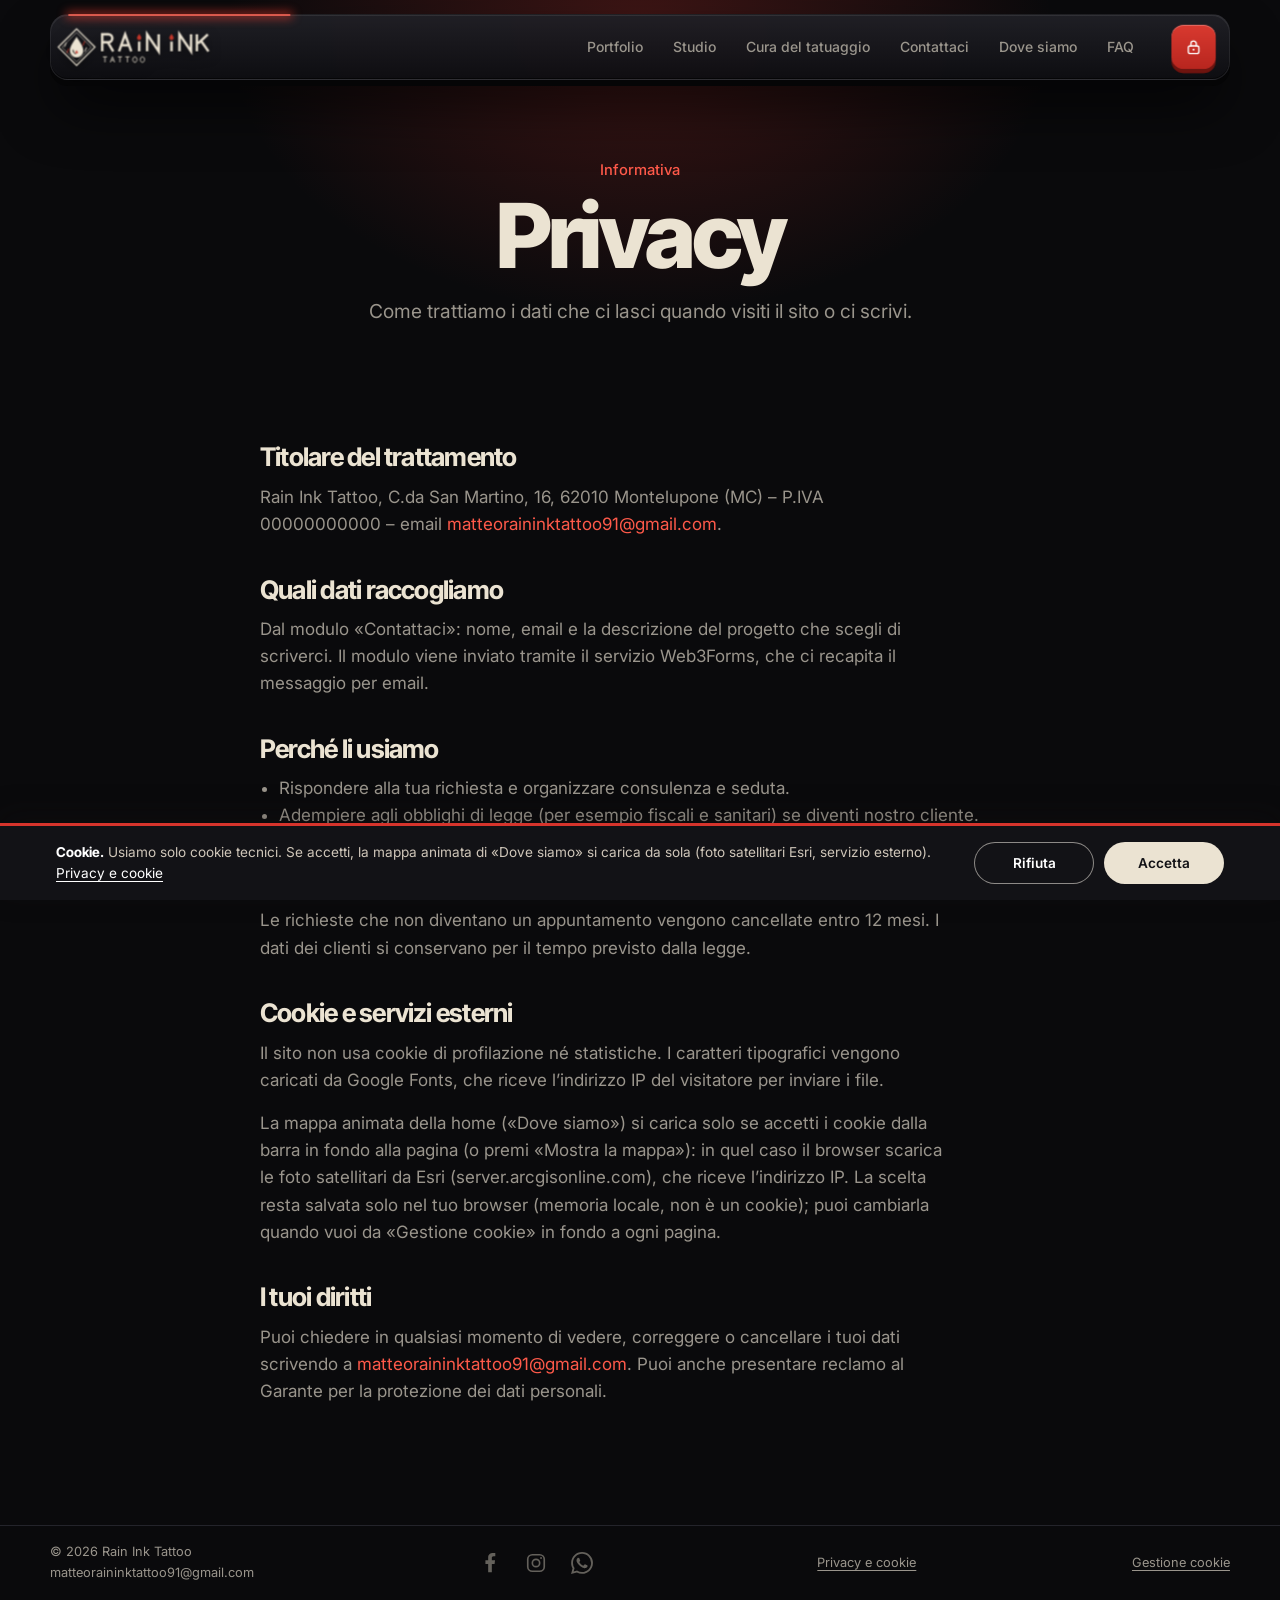
<file: privacy.html>
<!DOCTYPE html>
<html lang="it">

<head>
    <meta charset="utf-8">
    <meta name="viewport" content="width=device-width,initial-scale=1">
    <title>Privacy – Rain Ink Tattoo</title>
    <meta name="description" content="Informativa sul trattamento dei dati personali del sito di Rain Ink Tattoo.">
    <meta name="theme-color" content="#0a0a0c">
    <meta property="og:type" content="website">
    <meta property="og:site_name" content="Rain Ink Tattoo">
    <meta property="og:locale" content="it_IT">
    <meta property="og:title" content="Privacy – Rain Ink Tattoo">
    <meta property="og:description" content="Informativa sul trattamento dei dati personali del sito di Rain Ink Tattoo.">
    <meta property="og:url" content="https://DOMINIO-DEL-SITO/privacy.html">
    <link rel="canonical" href="https://DOMINIO-DEL-SITO/privacy.html">
    <link rel="preconnect" href="https://fonts.googleapis.com">
    <link rel="preconnect" href="https://fonts.gstatic.com" crossorigin>
    <link href="https://fonts.googleapis.com/css2?family=Inter:wght@400;500;600;700&amp;family=Inter+Tight:wght@600;700;800&amp;display=swap" rel="stylesheet">
    <link rel="stylesheet" href="css/style.css?v=85">
    <link rel="icon" type="image/svg+xml" href="images/comune/favicon.svg">
    <script>document.documentElement.classList.add("js")</script>
</head>

<body>
    <a class="skip" href="#main">Vai al contenuto</a>
    <header class="nav3d" id="nav3d">
        <nav class="slab" aria-label="Menu principale">
            <a class="logo" href="index.html" aria-label="Rain Ink Tattoo — Home"><img src="images/comune/logo-rainink.svg" alt="Rain Ink Tattoo" width="504" height="128"></a>
            <button class="burger" type="button" aria-label="Apri il menu" aria-expanded="false" aria-controls="links"><span></span><span></span><span></span></button>
            <ul class="links" id="links">
                <li><a href="portfolio.html">Portfolio</a></li>
                <li><a href="studio.html">Studio</a></li>
                <li><a href="cura-del-tatuaggio.html">Cura del tatuaggio</a></li>
                <li><a href="index.html#contatti">Contattaci</a></li>
                <li><a href="index.html#dove">Dove siamo</a></li>
                <li><a href="faq.html">FAQ</a></li>
            </ul>
            <a class="nav-lock" href="area-riservata.html" rel="nofollow" aria-label="Area riservata" title="Area riservata"><svg viewBox="0 0 24 24" width="18" height="18" aria-hidden="true"><rect x="5" y="10.5" width="14" height="10" rx="2.5" fill="none" stroke="currentColor" stroke-width="1.8"/><path d="M8.5 10.5V7.5a3.5 3.5 0 0 1 7 0v3" fill="none" stroke="currentColor" stroke-width="1.8" stroke-linecap="round"/><circle cx="12" cy="15.5" r="1.3" fill="currentColor"/></svg></a>
        </nav>
    </header>
    <main id="main">
        <section class="page-hero">
            <div class="wrap">
                <span data-testo="privacy-t001" class="eyebrow">Informativa</span>
                <h1 data-testo="privacy-t002">Privacy</h1>
                <p data-testo="privacy-t003">Come trattiamo i dati che ci lasci quando visiti il sito o ci scrivi.</p>
            </div>
        </section>

        <section>
            <div class="wrap legal">
                <h2 data-testo="privacy-t004">Titolare del trattamento</h2>
                <p data-testo="privacy-t005">Rain Ink Tattoo, C.da San Martino, 16, 62010 Montelupone (MC) – P.IVA 00000000000 – email <a href="mailto:matteoraininktattoo91@gmail.com">matteoraininktattoo91@gmail.com</a>.</p>
                <h2 data-testo="privacy-t006">Quali dati raccogliamo</h2>
                <p data-testo="privacy-t007">Dal modulo «Contattaci»: nome, email e la descrizione del progetto che scegli di scriverci. Il modulo viene inviato tramite il servizio Web3Forms, che ci recapita il messaggio per email.</p>
                <h2 data-testo="privacy-t008">Perché li usiamo</h2>
                <ul><li data-testo="privacy-t009">Rispondere alla tua richiesta e organizzare consulenza e seduta.</li><li data-testo="privacy-t010">Adempiere agli obblighi di legge (per esempio fiscali e sanitari) se diventi nostro cliente.</li></ul>
                <h2 data-testo="privacy-t011">Per quanto tempo</h2>
                <p data-testo="privacy-t012">Le richieste che non diventano un appuntamento vengono cancellate entro 12 mesi. I dati dei clienti si conservano per il tempo previsto dalla legge.</p>
                <h2 data-testo="privacy-t013">Cookie e servizi esterni</h2>
                <p data-testo="privacy-t014">Il sito non usa cookie di profilazione né statistiche. I caratteri tipografici vengono caricati da Google Fonts, che riceve l’indirizzo IP del visitatore per inviare i file.</p>
                <p data-testo="privacy-t015">La mappa animata della home («Dove siamo») si carica solo se accetti i cookie dalla barra in fondo alla pagina (o premi «Mostra la mappa»): in quel caso il browser scarica le foto satellitari da Esri (server.arcgisonline.com), che riceve l’indirizzo IP. La scelta resta salvata solo nel tuo browser (memoria locale, non è un cookie); puoi cambiarla quando vuoi da «Gestione cookie» in fondo a ogni pagina.</p>
                <h2 data-testo="privacy-t016">I tuoi diritti</h2>
                <p data-testo="privacy-t017">Puoi chiedere in qualsiasi momento di vedere, correggere o cancellare i tuoi dati scrivendo a <a href="mailto:matteoraininktattoo91@gmail.com">matteoraininktattoo91@gmail.com</a>. Puoi anche presentare reclamo al Garante per la protezione dei dati personali.</p>
            </div>
        </section>
    </main>
    <footer class="foot">
        <div class="wrap foot-in"><span>© <span id="y">2026</span> Rain Ink Tattoo<br><a href="mailto:matteoraininktattoo91@gmail.com">matteoraininktattoo91@gmail.com</a></span>
            <div class="foot-soc"><a href="https://www.facebook.com/raininktattoo.matteoquattrini" target="_blank" rel="noopener noreferrer" aria-label="Rain Ink Tattoo su Facebook" title="Facebook"><svg viewBox="0 0 24 24" aria-hidden="true" focusable="false"><path fill="currentColor" d="M14 22v-9h3l.5-4H14V6.5c0-1.16.32-1.95 2-1.95h1.8V1.1A24 24 0 0 0 15.18 1C12.58 1 10 2.58 10 5.48V9H7v4h3v9Z"/></svg></a><a href="https://www.instagram.com/matteoraininktattoo/" target="_blank" rel="noopener noreferrer" aria-label="Rain Ink Tattoo su Instagram" title="Instagram"><svg viewBox="0 0 24 24" fill="none" stroke="currentColor" stroke-width="1.8" aria-hidden="true" focusable="false"><rect x="3" y="3" width="18" height="18" rx="5"/><circle cx="12" cy="12" r="4"/><circle cx="17.5" cy="6.5" r="1" fill="currentColor" stroke="none"/></svg></a><a href="https://wa.me/393392605135" target="_blank" rel="noopener noreferrer" aria-label="Scrivici su WhatsApp" title="WhatsApp"><svg viewBox="0 0 24 24" aria-hidden="true" focusable="false"><path fill="currentColor" d="M17.472 14.382c-.297-.149-1.758-.867-2.03-.967-.273-.099-.471-.148-.67.15-.197.297-.767.966-.94 1.164-.173.199-.347.223-.644.075-.297-.15-1.255-.463-2.39-1.475-.883-.788-1.48-1.761-1.653-2.059-.173-.297-.018-.458.13-.606.134-.133.298-.347.446-.52.149-.174.198-.298.298-.497.099-.198.05-.371-.025-.52-.075-.149-.669-1.612-.916-2.207-.242-.579-.487-.5-.669-.51-.173-.008-.371-.01-.57-.01-.198 0-.52.074-.792.372-.272.297-1.04 1.016-1.04 2.479 0 1.462 1.065 2.875 1.213 3.074.149.198 2.096 3.2 5.077 4.487.709.306 1.262.489 1.694.625.712.227 1.36.195 1.871.118.571-.085 1.758-.719 2.006-1.413.248-.694.248-1.289.173-1.413-.074-.124-.272-.198-.57-.347m-5.421 7.403h-.004a9.870 9.870 0 01-5.031-1.378l-.361-.214-3.741.982.998-3.648-.235-.374a9.860 9.860 0 01-1.510-5.260c.001-5.450 4.436-9.884 9.888-9.884 2.640 0 5.122 1.030 6.988 2.898a9.825 9.825 0 012.893 6.994c-.003 5.450-4.437 9.884-9.885 9.884m8.413-18.297A11.815 11.815 0 0012.050 0C5.495 0 .160 5.335.157 11.892c0 2.096.547 4.142 1.588 5.945L.057 24l6.305-1.654a11.882 11.882 0 005.683 1.448h.005c6.554 0 11.890-5.335 11.893-11.893a11.821 11.821 0 00-3.480-8.413Z"/></svg></a></div><a class="foot-legal" href="privacy.html">Privacy e cookie</a><button type="button" class="foot-legal ck-open">Gestione cookie</button>
        </div>
    </footer>
    <script src="js/script.js?v=28"></script>
    <script src="js/cookie.js?v=2"></script>
</body>

</html>
</file>
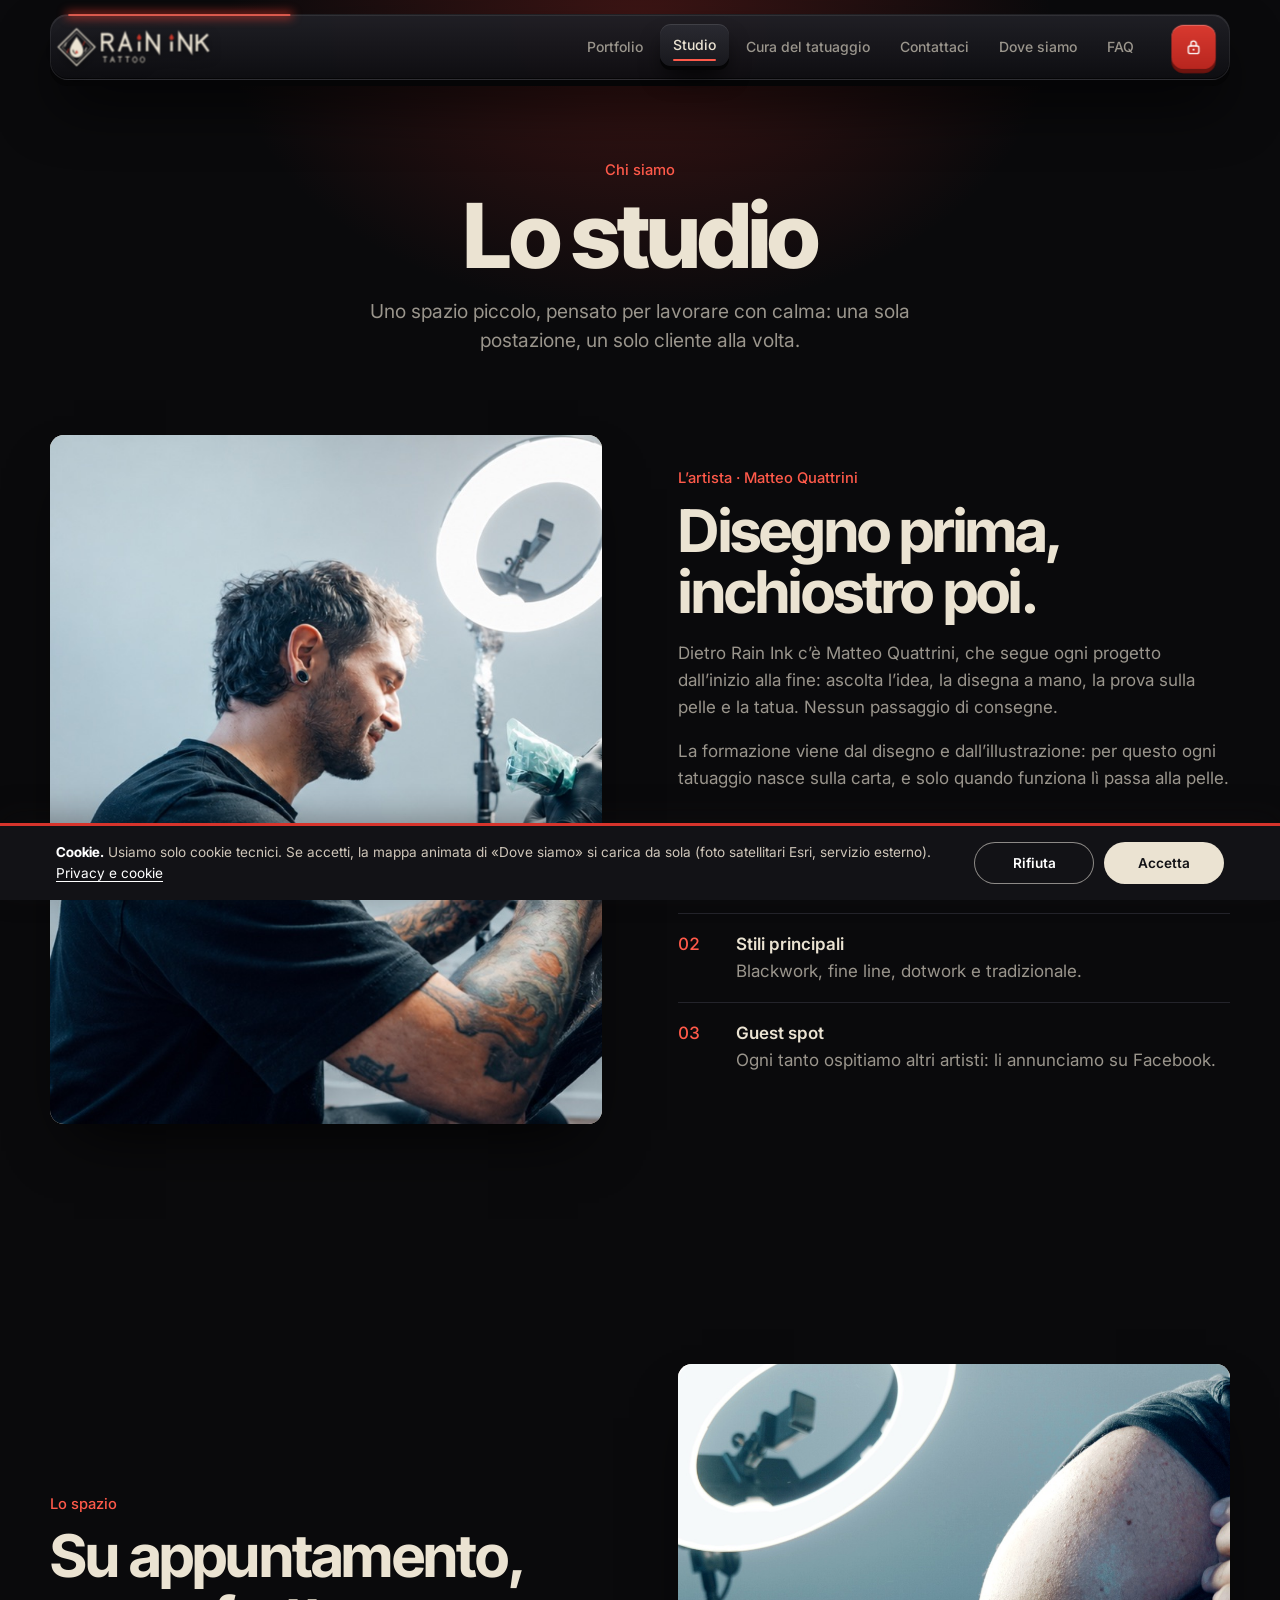
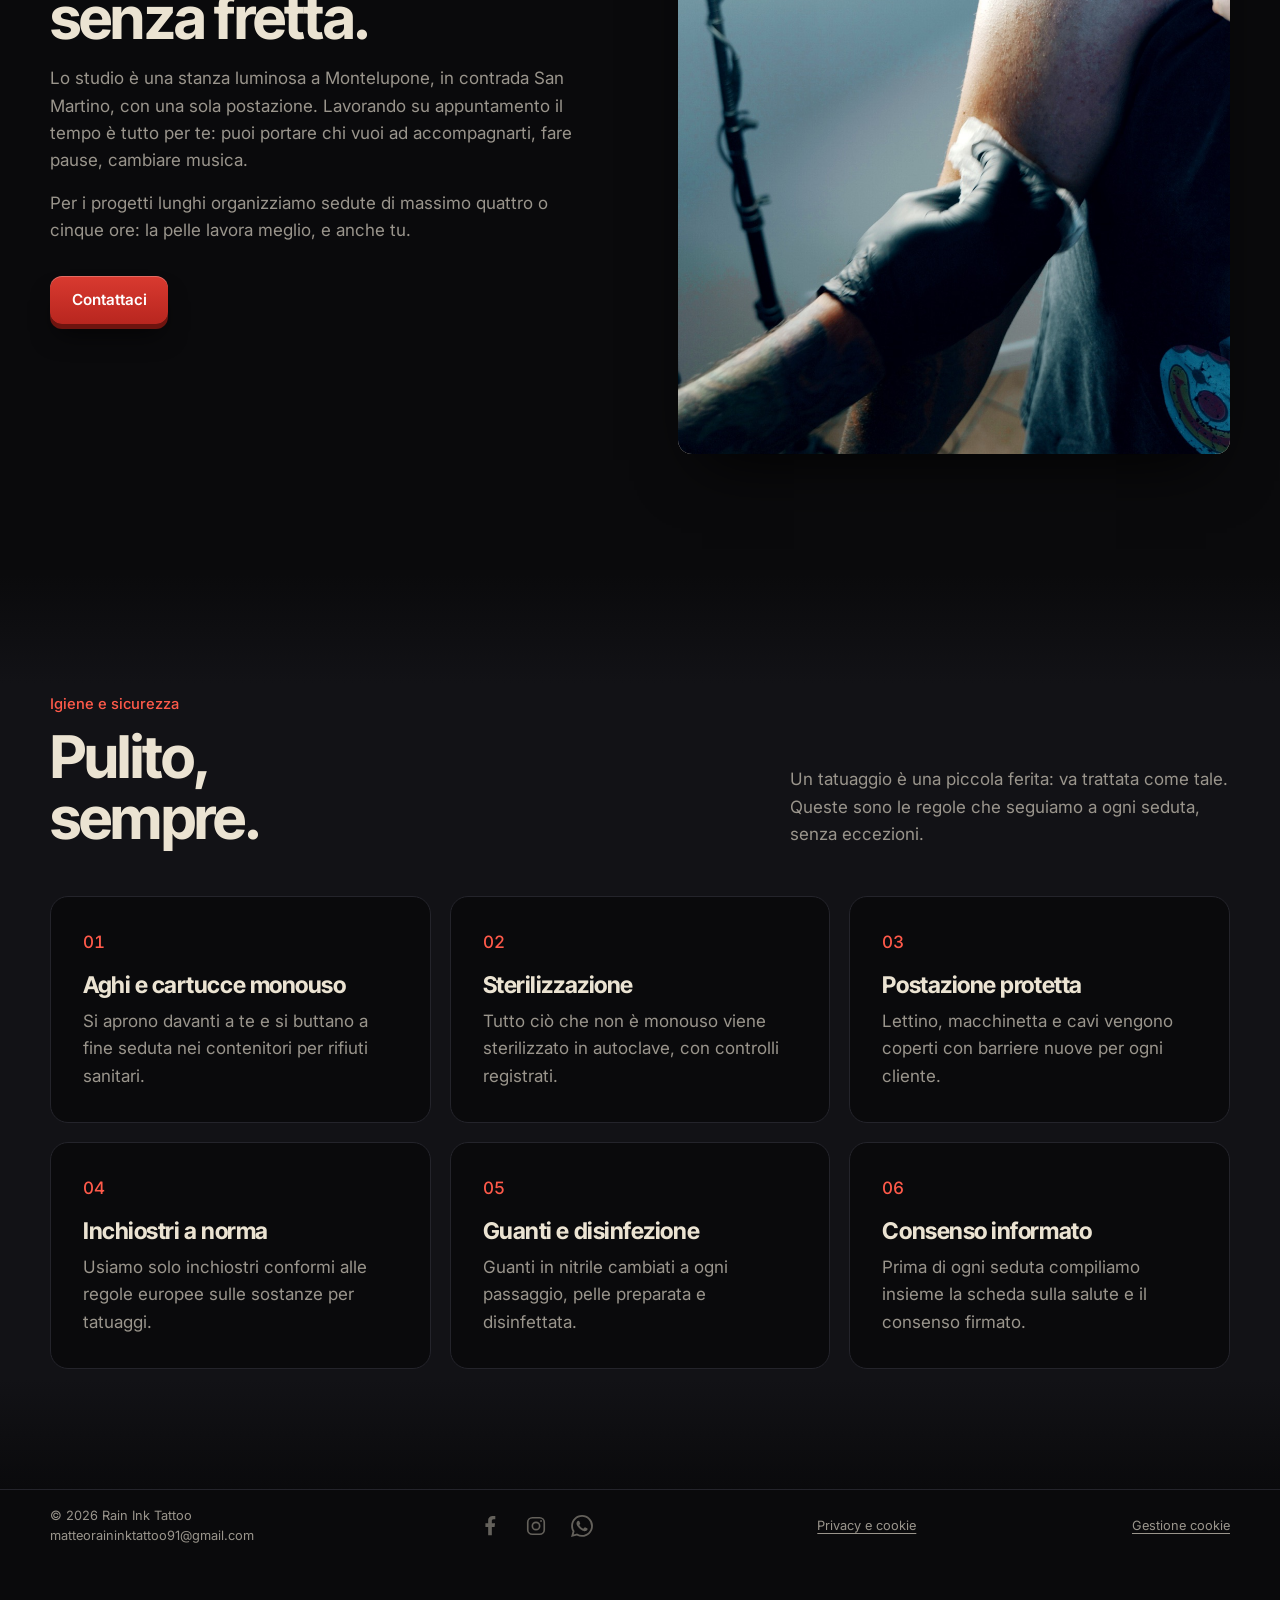
<file: studio.html>
<!DOCTYPE html>
<html lang="it">

<head>
    <meta charset="utf-8">
    <meta name="viewport" content="width=device-width,initial-scale=1">
    <title>Lo studio – Rain Ink Tattoo</title>
    <meta name="description" content="Chi è Rain Ink Tattoo: un solo artista, una postazione, tatuaggi su appuntamento con materiali monouso e sterilizzazione.">
    <meta name="theme-color" content="#0a0a0c">
    <meta property="og:type" content="website">
    <meta property="og:site_name" content="Rain Ink Tattoo">
    <meta property="og:locale" content="it_IT">
    <meta property="og:title" content="Lo studio – Rain Ink Tattoo">
    <meta property="og:description" content="Chi è Rain Ink Tattoo: un solo artista, una postazione, tatuaggi su appuntamento con materiali monouso e sterilizzazione.">
    <meta property="og:url" content="https://DOMINIO-DEL-SITO/studio.html">
    <link rel="canonical" href="https://DOMINIO-DEL-SITO/studio.html">
    <link rel="preconnect" href="https://fonts.googleapis.com">
    <link rel="preconnect" href="https://fonts.gstatic.com" crossorigin>
    <link href="https://fonts.googleapis.com/css2?family=Inter:wght@400;500;600;700&amp;family=Inter+Tight:wght@600;700;800&amp;display=swap" rel="stylesheet">
    <link rel="stylesheet" href="css/style.css?v=85">
    <link rel="icon" type="image/svg+xml" href="images/comune/favicon.svg">
    <script>document.documentElement.classList.add("js")</script>
</head>

<body>
    <a class="skip" href="#main">Vai al contenuto</a>
    <header class="nav3d" id="nav3d">
        <nav class="slab" aria-label="Menu principale">
            <a class="logo" href="index.html" aria-label="Rain Ink Tattoo — Home"><img src="images/comune/logo-rainink.svg" alt="Rain Ink Tattoo" width="504" height="128"></a>
            <button class="burger" type="button" aria-label="Apri il menu" aria-expanded="false" aria-controls="links"><span></span><span></span><span></span></button>
            <ul class="links" id="links">
                <li><a href="portfolio.html">Portfolio</a></li>
                <li><a href="studio.html" aria-current="page">Studio</a></li>
                <li><a href="cura-del-tatuaggio.html">Cura del tatuaggio</a></li>
                <li><a href="index.html#contatti">Contattaci</a></li>
                <li><a href="index.html#dove">Dove siamo</a></li>
                <li><a href="faq.html">FAQ</a></li>
            </ul>
            <a class="nav-lock" href="area-riservata.html" rel="nofollow" aria-label="Area riservata" title="Area riservata"><svg viewBox="0 0 24 24" width="18" height="18" aria-hidden="true"><rect x="5" y="10.5" width="14" height="10" rx="2.5" fill="none" stroke="currentColor" stroke-width="1.8"/><path d="M8.5 10.5V7.5a3.5 3.5 0 0 1 7 0v3" fill="none" stroke="currentColor" stroke-width="1.8" stroke-linecap="round"/><circle cx="12" cy="15.5" r="1.3" fill="currentColor"/></svg></a>
        </nav>
    </header>
    <main id="main">
        <section class="page-hero">
            <div class="wrap">
                <span data-testo="studio-t001" class="eyebrow">Chi siamo</span>
                <h1 data-testo="studio-t002">Lo studio</h1>
                <p data-testo="studio-t003">Uno spazio piccolo, pensato per lavorare con calma: una sola postazione, un solo cliente alla volta.</p>
            </div>
        </section>

        <section id="artista">
            <div class="wrap split">
                <figure class="ph"><img data-slot="studio-artista" src="images/lavori/studio-07-al-lavoro.jpg" alt="Il tatuatore al lavoro con il cliente" width="800" height="1000" loading="lazy"></figure>
                <div class="rv">
                    <span data-testo="studio-t004" class="eyebrow">L’artista · Matteo Quattrini</span>
                    <h2 data-testo="studio-t005">Disegno prima,<br>inchiostro poi.</h2>
                    <p data-testo="studio-t006">Dietro Rain Ink c’è Matteo Quattrini, che segue ogni progetto dall’inizio alla fine: ascolta l’idea, la disegna a mano, la prova sulla pelle e la tatua. Nessun passaggio di consegne.</p>
                    <p data-testo="studio-t007">La formazione viene dal disegno e dall’illustrazione: per questo ogni tatuaggio nasce sulla carta, e solo quando funziona lì passa alla pelle.</p>
                    <ul class="facts">
                        <li><b>01</b><span data-testo="studio-t008"><strong>Attestato regionale</strong>Formazione obbligatoria per tatuatori su igiene e sicurezza.</span></li>
                        <li><b>02</b><span data-testo="studio-t009"><strong>Stili principali</strong>Blackwork, fine line, dotwork e tradizionale.</span></li>
                        <li><b>03</b><span data-testo="studio-t010"><strong>Guest spot</strong>Ogni tanto ospitiamo altri artisti: li annunciamo su Facebook.</span></li>
                    </ul>
                </div>
            </div>
        </section>
        <section id="studio">
            <div class="wrap split">
                <div class="rv">
                    <span data-testo="studio-t011" class="eyebrow">Lo spazio</span>
                    <h2 data-testo="studio-t012">Su appuntamento,<br>senza fretta.</h2>
                    <p data-testo="studio-t013">Lo studio è una stanza luminosa a Montelupone, in contrada San Martino, con una sola postazione. Lavorando su appuntamento il tempo è tutto per te: puoi portare chi vuoi ad accompagnarti, fare pause, cambiare musica.</p>
                    <p data-testo="studio-t014">Per i progetti lunghi organizziamo sedute di massimo quattro o cinque ore: la pelle lavora meglio, e anche tu.</p>
                    <div class="btns"><a data-testo="studio-t015" class="btn" href="index.html#contatti">Contattaci</a></div>
                </div>
                <figure class="ph"><img data-slot="studio-spazio" src="images/lavori/studio-02-la-postazione.jpg" alt="La postazione dello studio con la luce ad anello" width="800" height="1000" loading="lazy"></figure>
            </div>
        </section>
        <section class="alt" id="igiene">
            <div class="wrap">
                <div class="sec-head rv"><div><span data-testo="studio-t016" class="eyebrow">Igiene e sicurezza</span><h2 data-testo="studio-t017">Pulito,<br>sempre.</h2></div><p data-testo="studio-t018">Un tatuaggio è una piccola ferita: va trattata come tale. Queste sono le regole che seguiamo a ogni seduta, senza eccezioni.</p></div>
                <ul class="hygiene"><li data-testo="studio-t019" class="rv"><b>01</b><h3 data-testo="studio-t020">Aghi e cartucce monouso</h3>Si aprono davanti a te e si buttano a fine seduta nei contenitori per rifiuti sanitari.</li><li data-testo="studio-t021" class="rv"><b>02</b><h3 data-testo="studio-t022">Sterilizzazione</h3>Tutto ciò che non è monouso viene sterilizzato in autoclave, con controlli registrati.</li><li data-testo="studio-t023" class="rv"><b>03</b><h3 data-testo="studio-t024">Postazione protetta</h3>Lettino, macchinetta e cavi vengono coperti con barriere nuove per ogni cliente.</li><li data-testo="studio-t025" class="rv"><b>04</b><h3 data-testo="studio-t026">Inchiostri a norma</h3>Usiamo solo inchiostri conformi alle regole europee sulle sostanze per tatuaggi.</li><li data-testo="studio-t027" class="rv"><b>05</b><h3 data-testo="studio-t028">Guanti e disinfezione</h3>Guanti in nitrile cambiati a ogni passaggio, pelle preparata e disinfettata.</li><li data-testo="studio-t029" class="rv"><b>06</b><h3 data-testo="studio-t030">Consenso informato</h3>Prima di ogni seduta compiliamo insieme la scheda sulla salute e il consenso firmato.</li></ul>
            </div>
        </section>
    </main>
    <footer class="foot">
        <div class="wrap foot-in"><span>© <span id="y">2026</span> Rain Ink Tattoo<br><a href="mailto:matteoraininktattoo91@gmail.com">matteoraininktattoo91@gmail.com</a></span>
            <div class="foot-soc"><a href="https://www.facebook.com/raininktattoo.matteoquattrini" target="_blank" rel="noopener noreferrer" aria-label="Rain Ink Tattoo su Facebook" title="Facebook"><svg viewBox="0 0 24 24" aria-hidden="true" focusable="false"><path fill="currentColor" d="M14 22v-9h3l.5-4H14V6.5c0-1.16.32-1.95 2-1.95h1.8V1.1A24 24 0 0 0 15.18 1C12.58 1 10 2.58 10 5.48V9H7v4h3v9Z"/></svg></a><a href="https://www.instagram.com/matteoraininktattoo/" target="_blank" rel="noopener noreferrer" aria-label="Rain Ink Tattoo su Instagram" title="Instagram"><svg viewBox="0 0 24 24" fill="none" stroke="currentColor" stroke-width="1.8" aria-hidden="true" focusable="false"><rect x="3" y="3" width="18" height="18" rx="5"/><circle cx="12" cy="12" r="4"/><circle cx="17.5" cy="6.5" r="1" fill="currentColor" stroke="none"/></svg></a><a href="https://wa.me/393392605135" target="_blank" rel="noopener noreferrer" aria-label="Scrivici su WhatsApp" title="WhatsApp"><svg viewBox="0 0 24 24" aria-hidden="true" focusable="false"><path fill="currentColor" d="M17.472 14.382c-.297-.149-1.758-.867-2.03-.967-.273-.099-.471-.148-.67.15-.197.297-.767.966-.94 1.164-.173.199-.347.223-.644.075-.297-.15-1.255-.463-2.39-1.475-.883-.788-1.48-1.761-1.653-2.059-.173-.297-.018-.458.13-.606.134-.133.298-.347.446-.52.149-.174.198-.298.298-.497.099-.198.05-.371-.025-.52-.075-.149-.669-1.612-.916-2.207-.242-.579-.487-.5-.669-.51-.173-.008-.371-.01-.57-.01-.198 0-.52.074-.792.372-.272.297-1.04 1.016-1.04 2.479 0 1.462 1.065 2.875 1.213 3.074.149.198 2.096 3.2 5.077 4.487.709.306 1.262.489 1.694.625.712.227 1.36.195 1.871.118.571-.085 1.758-.719 2.006-1.413.248-.694.248-1.289.173-1.413-.074-.124-.272-.198-.57-.347m-5.421 7.403h-.004a9.870 9.870 0 01-5.031-1.378l-.361-.214-3.741.982.998-3.648-.235-.374a9.860 9.860 0 01-1.510-5.260c.001-5.450 4.436-9.884 9.888-9.884 2.640 0 5.122 1.030 6.988 2.898a9.825 9.825 0 012.893 6.994c-.003 5.450-4.437 9.884-9.885 9.884m8.413-18.297A11.815 11.815 0 0012.050 0C5.495 0 .160 5.335.157 11.892c0 2.096.547 4.142 1.588 5.945L.057 24l6.305-1.654a11.882 11.882 0 005.683 1.448h.005c6.554 0 11.890-5.335 11.893-11.893a11.821 11.821 0 00-3.480-8.413Z"/></svg></a></div><a class="foot-legal" href="privacy.html">Privacy e cookie</a><button type="button" class="foot-legal ck-open">Gestione cookie</button>
        </div>
    </footer>
    <script src="js/script.js?v=28"></script>
    <script src="js/cookie.js?v=2"></script>
</body>

</html>
</file>
<file: css/style.css>
/* ======================================================
   RAIN INK TATTOO — FOGLIO DI STILE (versione scura, dalla 6.0)
   Colori e componenti della home scura: fondo nero, testo avorio, rosso neon,
   navbar 3D sospesa, pulsanti in rilievo che si abbassano quando si premono.
   ====================================================== */

/* ---------- Variabili e reset ---------- */
:root {
  --bg: #0a0a0c;          /* fondo */
  --bg2: #121216;         /* sezioni alternate e riquadri */
  --card: #16161b;        /* campi e schede */
  --line: #24242b;        /* fili e bordi */
  --txt: #ebe3d2;         /* testo principale, avorio */
  --mute: #9a958c;        /* testo secondario */
  --red: #d6342c;         /* rosso del marchio */
  --red2: #ff5a4a;        /* rosso neon, per testi e dettagli sul nero */
  --paper: #efe6d3;       /* carta dei disegni */
  --cta-top: #d93a30; --cta-bot: #b8261f;   /* pulsante rosso: bianco sopra, contrasto ≥ 4,5 */
  --ease: cubic-bezier(.23, 1, .32, 1);
  --head: 'Inter Tight', Inter, -apple-system, BlinkMacSystemFont, 'Helvetica Neue', Arial, sans-serif;
  --body: Inter, -apple-system, BlinkMacSystemFont, 'Helvetica Neue', Arial, sans-serif;
  --r: 18px;
  --top: 104px;           /* spazio sotto la navbar sospesa */
  /* nomi usati da js/cookie.js */
  --inchiostro: #121216; --carta: #ebe3d2;
}

* { box-sizing: border-box; margin: 0; padding: 0; }
html { scroll-behavior: smooth; scroll-padding-top: var(--top); background: var(--bg); -webkit-text-size-adjust: 100%; color-scheme: dark; }
body {
  font: 400 1.0625rem/1.6 var(--body); color: var(--txt); background: var(--bg);
  overflow-x: clip; -webkit-font-smoothing: antialiased;
  display: flex; flex-direction: column; min-height: 100vh; min-height: 100svh;
}
main { flex: 1 0 auto; }
img { display: block; max-width: 100%; height: auto; }
[hidden] { display: none !important; }
a { color: inherit; text-decoration: none; }
button, input, select, textarea { font: inherit; color: inherit; letter-spacing: inherit; }
::selection { background: var(--red); color: #fff; }
:focus-visible { outline: 2px solid var(--red2); outline-offset: 3px; }

.sr-only { position: absolute; width: 1px; height: 1px; overflow: hidden; clip: rect(0 0 0 0); white-space: nowrap; }
.skip { position: absolute; left: -999px; top: 8px; z-index: 100; background: var(--red); color: #fff; padding: 8px 14px; border-radius: 8px; font-weight: 600; }
.skip:focus { left: 16px; }

/* ---------- Tipografia ---------- */
h1, h2, h3 { font-family: var(--head); color: var(--txt); text-wrap: balance; }
h1 { font-size: clamp(2.8rem, 7vw, 6rem); font-weight: 800; letter-spacing: -.04em; line-height: .98; }
h2 { font-size: clamp(2.1rem, 4.6vw, 3.8rem); font-weight: 700; letter-spacing: -.03em; line-height: 1.04; margin-bottom: 1.1rem; }
h3 { font-size: clamp(1.25rem, 1.8vw, 1.55rem); font-weight: 700; letter-spacing: -.02em; line-height: 1.15; }
p { max-width: 62ch; color: var(--mute); }
p + p { margin-top: 1rem; }
strong { color: var(--txt); font-weight: 600; }
.eyebrow { display: block; font: 500 .92rem/1.4 var(--body); color: var(--red2); margin-bottom: .7rem; }

/* ---------- Layout ---------- */
.wrap { width: min(1180px, 100% - 2 * clamp(16px, 4vw, 48px)); margin-inline: auto; }
section { padding: clamp(5rem, 10vw, 7.5rem) 0; }
.alt { background: linear-gradient(180deg, transparent, var(--bg2) 12%, var(--bg2) 88%, transparent); }
/* Home: ogni sezione dopo la prima schermata si apre con un filo rosso al neon (proposta 16) */
.home-page main > section:not(.hero) { background:
  linear-gradient(90deg, transparent, rgba(255, 90, 74, .7), transparent) top / 100% 1px no-repeat,
  radial-gradient(ellipse 50% 80px at 50% 0, rgba(255, 90, 74, .12), transparent) top / 100% 160px no-repeat,
  var(--bg); }
.sec-head { display: flex; justify-content: space-between; align-items: end; gap: 1.5rem 4rem; flex-wrap: wrap; margin-bottom: 3rem; }
.sec-head h2 { margin: 0; }
.sec-head > p { max-width: 40ch; }

/* ---------- Pulsanti e link ---------- */
.btn {
  position: relative; display: inline-flex; align-items: center; justify-content: center; gap: .5rem;
  min-height: 48px; padding: .8rem 1.35rem; border: 0; border-radius: 12px; cursor: pointer;
  font: 600 .95rem/1.2 var(--body); color: #fff; text-align: center;
  background: linear-gradient(180deg, var(--cta-top), var(--cta-bot));
  box-shadow: 0 1px 0 rgba(255, 255, 255, .25) inset, 0 5px 0 #6e140f, 0 16px 26px -8px rgba(0, 0, 0, .7);
  transition: transform 160ms var(--ease), box-shadow 160ms var(--ease);
}
.btn:active { transform: translateY(4px); box-shadow: 0 1px 0 rgba(255, 255, 255, .25) inset, 0 1px 0 #6e140f, 0 6px 12px -4px rgba(0, 0, 0, .6); }
.btn.ghost { color: var(--txt); background: linear-gradient(180deg, #24242a, #16161a); box-shadow: 0 0 0 1px var(--line) inset, 0 5px 0 #050506; }
.btn.ghost:active { box-shadow: 0 0 0 1px var(--line) inset, 0 1px 0 #050506; }
.btn:disabled { opacity: .6; cursor: default; transform: none; }
.btn svg { flex: none; }
@media (hover: hover) and (pointer: fine) {
  .btn:hover { transform: translateY(-2px); box-shadow: 0 1px 0 rgba(255, 255, 255, .25) inset, 0 7px 0 #6e140f, 0 20px 30px -8px rgba(0, 0, 0, .75); }
  .btn.ghost:hover { box-shadow: 0 0 0 1px #34343d inset, 0 7px 0 #050506; }
}
.btns { display: flex; flex-wrap: wrap; gap: 1rem; margin-top: 2rem; }

.link { display: inline-flex; align-items: center; gap: .25rem; font-weight: 500; color: var(--red2); }
.link::after { content: '›'; font-size: 1.25em; line-height: 1; transition: transform 200ms var(--ease); }
@media (hover: hover) and (pointer: fine) {
  .link:hover { text-decoration: underline; text-underline-offset: 4px; }
  .link:hover::after { transform: translateX(3px); }
}

/* ======================================================
   NAVBAR: lastra sospesa ferma (niente inclinazione col mouse), luce rossa che corre
   lungo il contorno avanti e indietro, voci e lucchetto che si sollevano e ingrandiscono al passaggio.
   Sotto i 1020 px: panino e pannello che scende.
   ====================================================== */
.nav3d { position: fixed; top: 14px; left: 0; right: 0; z-index: 50; perspective: 1200px; pointer-events: none; }
.nav3d .slab {
  pointer-events: auto; position: relative; width: min(1180px, 100% - 24px); margin-inline: auto;
  display: flex; align-items: center; gap: 20px; padding: 10px 18px 10px 20px; border-radius: 18px;
  background: linear-gradient(180deg, rgba(32, 32, 38, .96), rgba(14, 14, 18, .96));
  border: 1px solid rgba(255, 255, 255, .07);
  box-shadow: 0 1px 0 rgba(255, 255, 255, .08) inset, 0 -1px 0 rgba(0, 0, 0, .6) inset, 0 6px 0 #050506, 0 30px 60px -10px rgba(0, 0, 0, .8);
  transform-style: preserve-3d;
  transition: padding .25s var(--ease);
}
.nav3d.small .slab { padding-block: 6px; }
.nav-giro { position: absolute; inset: 0; width: 100%; height: 100%; overflow: visible; pointer-events: none; }
.nav-giro rect { fill: none; stroke-linecap: round; stroke-dasharray: 90 910; animation: nav-giro 9s ease-in-out infinite alternate; }
.nav-giro .luce { stroke: #ff6a5a; stroke-width: 1.6; }
.nav-giro .alone { stroke: rgba(255, 60, 45, .55); stroke-width: 7; filter: blur(5px); }
@keyframes nav-giro { from { stroke-dashoffset: 0; } to { stroke-dashoffset: -1000; } }
.nav3d .logo { display: flex; align-items: center; flex: none; transform: translateZ(30px); }
.nav3d .logo img { height: 38px; width: auto; filter: drop-shadow(0 4px 6px rgba(0, 0, 0, .6)); }
.links { display: flex; gap: 4px; list-style: none; margin-left: auto; transform-style: preserve-3d; }
.links a { position: relative; display: block; padding: 10px 13px; font-size: 14px; font-weight: 500; color: var(--mute); white-space: nowrap;
  border-radius: 11px; transform-style: preserve-3d; transform: translateZ(10px);
  transition: transform 220ms var(--ease), color 200ms ease, background-color 200ms ease, box-shadow 220ms var(--ease); }
.links a[aria-current], .links a:focus-visible { color: var(--txt); background: linear-gradient(180deg, #2a2a31, #18181d);
  transform: translateZ(24px) translateY(-2px); box-shadow: 0 1px 0 rgba(255, 255, 255, .1) inset, 0 4px 0 #050506, 0 14px 24px -6px rgba(0, 0, 0, .9); }
.links a[aria-current]::before { content: ""; position: absolute; left: 13px; right: 13px; bottom: 5px; height: 2px; border-radius: 2px; background: var(--red2); }
@media (hover: hover) and (pointer: fine) {
  .links a:hover { color: var(--txt); background: linear-gradient(180deg, #303038, #1a1a20);
    transform: translateZ(24px) translateY(-4px) scale(1.1); box-shadow: 0 1px 0 rgba(255, 255, 255, .14) inset, 0 6px 0 #050506, 0 18px 28px -6px rgba(0, 0, 0, .95); }
}
.burger { display: none; margin-left: auto; width: 46px; height: 46px; border-radius: 12px; border: 0; cursor: pointer;
  background: linear-gradient(180deg, #2a2a31, #17171c); box-shadow: 0 1px 0 rgba(255, 255, 255, .1) inset, 0 4px 0 #050506; transform: translateZ(30px); }
.burger span { display: block; width: 20px; height: 2px; margin: 5px auto; background: var(--txt); border-radius: 2px; transition: transform 200ms var(--ease), opacity 150ms ease; }
.nav3d.open .burger span:nth-child(1) { transform: translateY(7px) rotate(45deg); }
.nav3d.open .burger span:nth-child(2) { opacity: 0; }
.nav3d.open .burger span:nth-child(3) { transform: translateY(-7px) rotate(-45deg); }

@media (max-width: 1020px) {
  .burger { display: block; }
  .links { position: absolute; top: calc(100% + 14px); left: 0; right: 0; flex-direction: column; gap: 8px; padding: 12px;
    max-height: calc(100svh - 110px); overflow-y: auto;
    border-radius: 18px; background: rgba(14, 14, 18, .97); border: 1px solid rgba(255, 255, 255, .07);
    box-shadow: 0 30px 60px -10px rgba(0, 0, 0, .9);
    visibility: hidden; opacity: 0; transform: rotateX(-12deg) scale(.97); transform-origin: top right;
    transition: opacity 200ms var(--ease), transform 220ms var(--ease), visibility 0s 220ms; }
  .nav3d.open .links { visibility: visible; opacity: 1; transform: none; transition: opacity 200ms var(--ease), transform 220ms var(--ease); }
  .links li { transform: rotateX(-40deg); transform-origin: top; opacity: 0; transition: transform 220ms var(--ease), opacity 200ms var(--ease); }
  .nav3d.open .links li { transform: none; opacity: 1; }
  .nav3d.open .links li:nth-child(2) { transition-delay: 25ms; }
  .nav3d.open .links li:nth-child(3) { transition-delay: 50ms; }
  .nav3d.open .links li:nth-child(4) { transition-delay: 70ms; }
  .nav3d.open .links li:nth-child(5) { transition-delay: 90ms; }
  .nav3d.open .links li:nth-child(6) { transition-delay: 110ms; }
  .nav3d.open .links li:nth-child(7) { transition-delay: 130ms; }
  .links a, .links a[aria-current], .links a:hover { padding: 14px 16px; font-size: 17px; background: #16161b; color: var(--txt); transform: none; box-shadow: none; }
  .links a[aria-current]::before { left: 0; right: auto; top: 12px; bottom: 12px; width: 3px; height: auto; }
}

/* ======================================================
   COMPARSA ALLO SCORRIMENTO: sale di poco e si accende, uno dopo l'altro
   ====================================================== */
.js .rv { opacity: 0; transform: translateY(16px); transition: opacity 500ms var(--ease) var(--rv-d, 0s), transform 500ms var(--ease) var(--rv-d, 0s); }
.js .rv.in { opacity: 1; transform: none; }

/* ---------- Immagini ---------- */
.ph { position: relative; display: block; overflow: hidden; background: var(--paper); border-radius: 14px; box-shadow: 0 30px 60px -24px rgba(0, 0, 0, .9); }
.ph img { width: 100%; height: 100%; object-fit: cover; }

/* ======================================================
   PAGINE INTERNE: intestazione con alone rosso
   ====================================================== */
.page-hero { position: relative; padding: calc(var(--top) + 3.5rem) 0 3.5rem; text-align: center; overflow: hidden; }
.page-hero::before { content: ""; position: absolute; left: 50%; top: -180px; width: min(900px, 120vw); height: 520px; transform: translateX(-50%); pointer-events: none;
  background: radial-gradient(ellipse at 50% 40%, rgba(214, 52, 44, .26), transparent 65%); }
.page-hero .wrap { position: relative; }
.page-hero h1 { margin-bottom: 1.1rem; }
.page-hero p { margin: 0 auto; font-size: 1.2rem; line-height: 1.5; max-width: 46ch; }
.page-hero p a { color: var(--red2); white-space: nowrap; }
.page-hero + section, .page-hero + .wrap { padding-top: 1.5rem; }

/* Tatuaggi: uno stile per riga */
.style-row { display: grid; grid-template-columns: minmax(0, 5fr) minmax(0, 6fr); gap: clamp(2.5rem, 6vw, 5.5rem); align-items: center; padding: 4.5rem 0; scroll-margin-top: var(--top); }
.style-row + .style-row { border-top: 1px solid var(--line); }
.style-row:nth-child(even) > .ph { order: 2; }
.style-row > .ph { aspect-ratio: 4 / 5; }
.specs { list-style: none; display: grid; grid-template-columns: repeat(2, minmax(0, 1fr)); gap: .7rem; margin-top: 2rem; }
.specs li { padding: 1rem 1.1rem; background: var(--bg2); border: 1px solid var(--line); border-radius: 12px; font-size: .95rem; color: var(--mute); }
.specs b { display: block; font-size: .8rem; font-weight: 600; color: var(--red2); margin-bottom: .2rem; }
.note { margin-top: 3rem; padding: 1.1rem 1.3rem; background: var(--bg2); border: 1px solid var(--line); border-radius: 12px; font-size: .92rem; color: var(--mute); max-width: none; }

/* Portfolio: filtro a pillola con l'indicatore che scivola */
.filters-wrap { display: flex; justify-content: center; margin-bottom: 3rem; }
.filters { position: relative; display: inline-flex; max-width: 100%; padding: 4px; background: var(--bg2); border: 1px solid var(--line); border-radius: 14px; overflow-x: auto; scrollbar-width: none; }
.filters::-webkit-scrollbar { display: none; }
.filters button { position: relative; z-index: 1; flex: none; min-height: 40px; background: none; border: 0; padding: .5rem 1.05rem; border-radius: 10px; font-size: .92rem; font-weight: 500; color: var(--mute); cursor: pointer; transition: color 200ms ease; }
.filters button[aria-pressed="true"] { color: var(--txt); }
@media (hover: hover) and (pointer: fine) { .filters button:hover { color: var(--txt); } }
.seg-thumb { position: absolute; top: 4px; bottom: 4px; left: 0; border-radius: 10px; background: linear-gradient(180deg, #2c2c33, #1b1b20); box-shadow: 0 1px 0 rgba(255, 255, 255, .08) inset, 0 3px 0 #050506; transition: transform 350ms var(--ease), width 350ms var(--ease); }
.filters:not(.has-thumb) button[aria-pressed="true"] { background: #24242a; }

.works { display: grid; grid-template-columns: repeat(3, minmax(0, 1fr)); gap: 1.8rem 1.4rem; }
.work button { display: block; width: 100%; padding: 0; border: 0; background: none; text-align: left; cursor: zoom-in; }
.work .ph { aspect-ratio: 4 / 5; transition: transform 400ms var(--ease), box-shadow 400ms var(--ease), filter 900ms var(--ease); }
.work .ph img { transition: transform 700ms var(--ease); }
/* PARETE AL NEON: le foto si accendono una alla volta quando arrivano in vista, con il bagliore
   rosso della scritta Rain Ink; col mouse sopra la foto si ingrandisce e il neon si accende di più */
.work.acceso .ph, html:not(.js) .work .ph { box-shadow: 0 0 0 1px rgba(214, 52, 44, .75), 0 0 26px rgba(214, 52, 44, .4), 0 0 70px rgba(214, 52, 44, .15), 0 30px 60px -24px rgba(0, 0, 0, .9); }
.js .work:not(.acceso) .ph { filter: brightness(.25) saturate(0); box-shadow: 0 0 0 1px rgba(214, 52, 44, 0), 0 30px 60px -24px rgba(0, 0, 0, .9); }
@media (hover: hover) and (pointer: fine) {
  .work button:hover .ph { transform: scale(1.035); box-shadow: 0 0 0 2px #ff4a3d, 0 0 34px rgba(255, 74, 61, .7), 0 0 110px rgba(214, 52, 44, .35), 0 30px 60px -24px rgba(0, 0, 0, .9); }
  .work button:hover .ph img { transform: scale(1.14); }
}
/* il titolo sta dentro la foto, in basso, su una sfumatura scura (come i video della Home) */
.work { position: relative; }
.work .ph::after { content: ""; position: absolute; inset: 0; border-radius: inherit; pointer-events: none;
  background: linear-gradient(transparent 58%, rgba(0, 0, 0, .82)); }
.work figcaption { position: absolute; left: 0; right: 0; bottom: 0; z-index: 1; display: flex; justify-content: space-between; align-items: flex-end; gap: 1rem;
  padding: 0 1.1rem 1rem; font-size: .92rem; color: rgba(255, 255, 255, .78); text-shadow: 0 1px 6px #000; pointer-events: none; transition: transform 300ms var(--ease); }
.work figcaption b { color: #fff; font-weight: 600; }
.work figcaption { transform-origin: 50% 100%; }
@media (hover: hover) and (pointer: fine) { .work button:hover + figcaption { transform: scale(1.035); } }
.work.is-video button { cursor: pointer; }
/* pulsante play sulle copertine dei video */
.play { position: absolute; left: 50%; top: 50%; width: 64px; height: 64px; margin: -32px 0 0 -32px; border-radius: 50%;
  background: rgba(10, 10, 12, .55); border: 1px solid rgba(255, 255, 255, .5); backdrop-filter: blur(6px); -webkit-backdrop-filter: blur(6px);
  transition: transform 300ms var(--ease), background 300ms var(--ease); pointer-events: none; }
.play::after { content: ""; position: absolute; left: 26px; top: 21px; border-style: solid; border-width: 11px 0 11px 17px; border-color: transparent transparent transparent #fff; }
@media (hover: hover) { .work button:hover .play { transform: scale(1.1); background: rgba(10, 10, 12, .75); } }

/* VIDEO DELLA HOME: striscia orizzontale di video verticali */
.clips { display: grid; grid-auto-flow: column; grid-auto-columns: clamp(220px, 24vw, 300px); gap: 1.2rem; overflow-x: auto;
  scroll-snap-type: x mandatory; padding-bottom: 1rem; scrollbar-width: thin; scrollbar-color: var(--line) transparent; }
.clips:focus-visible { outline: 2px solid var(--txt); outline-offset: 6px; border-radius: 14px; }
.clip { scroll-snap-align: start; margin: 0; }
.clip video { display: block; width: 100%; aspect-ratio: 9 / 16; object-fit: cover; border-radius: 14px; background: #000;
  box-shadow: 0 30px 60px -24px rgba(0, 0, 0, .9); }
.clip figcaption { padding-top: .8rem; font-size: .92rem; font-weight: 600; }
/* con JS: nastro largo quanto la pagina che scorre da solo (si ferma col mouse sopra o col tasto Tab) */
.clips.nastro { display: block; overflow: hidden; padding: 0 0 1rem; scroll-snap-type: none;
  -webkit-mask-image: linear-gradient(90deg, transparent, #000 7%, #000 93%, transparent); mask-image: linear-gradient(90deg, transparent, #000 7%, #000 93%, transparent); }
.clips-tr { display: flex; gap: 16px; width: max-content; padding-left: 16px; animation: nastro 50s linear infinite; will-change: transform; backface-visibility: hidden; }
.clips.nastro:hover .clips-tr, .clips.nastro:focus-within .clips-tr, .clips.fermo .clips-tr { animation-play-state: paused; }
@keyframes nastro { to { transform: translate3d(-50%, 0, 0); } }
.nastro .clip { position: relative; flex: none; width: clamp(180px, 19vw, 250px); cursor: pointer; border-radius: 14px; outline-offset: 4px; }
.nastro .clip video { display: none; position: absolute; left: 0; top: 0; height: 100%; box-shadow: none; }
.nastro .clip.va video { display: block; }
.clip-cop { display: block; width: 100%; aspect-ratio: 9 / 16; object-fit: cover; border-radius: 14px; background: #000; -webkit-user-drag: none; }
.nastro .clip::after { content: ""; position: absolute; inset: 0; border-radius: 14px; pointer-events: none;
  background: linear-gradient(transparent 55%, rgba(0, 0, 0, .85)); }
.nastro .clip figcaption { position: absolute; left: 0; right: 0; bottom: 0; z-index: 1; padding: 0 1rem 1rem; font-size: .95rem; text-shadow: 0 1px 6px #000; }
.clip-pl { position: absolute; left: 50%; top: 50%; z-index: 1; width: 58px; height: 58px; margin: -29px 0 0 -29px; border-radius: 50%;
  background: rgba(10, 10, 12, .62); border: 1px solid rgba(255, 255, 255, .35);
  pointer-events: none; transition: opacity .3s; }
.clip-pl::after { content: ""; position: absolute; left: 23px; top: 18px; border-left: 16px solid #fff; border-top: 11px solid transparent; border-bottom: 11px solid transparent; }
.clip.va .clip-pl { opacity: 0; }
@media (hover: hover) and (pointer: fine) { .nastro .clip { transition: transform .5s var(--ease); } .nastro .clip:hover { transform: scale(1.03); } }
@media (max-width: 640px) { .nastro .clip { width: 46vw; } }
@media (prefers-reduced-motion: reduce) {
  .clips.nastro { overflow-x: auto; -webkit-mask-image: none; mask-image: none; }
  .clip-copia { display: none; }
}

/* Foto a schermo intero (portfolio): vetro scuro, la foto si ingrandisce dalla miniatura */
.lb { position: fixed; inset: 0; z-index: 90; display: flex; align-items: center; justify-content: center; padding: 4.5rem 6rem;
  background: rgba(5, 5, 7, .88); -webkit-backdrop-filter: blur(14px); backdrop-filter: blur(14px); animation: fadeIn 280ms var(--ease); }
.lb.out { animation: fadeOut 250ms ease forwards; }
@keyframes fadeIn { from { opacity: 0; } }
@keyframes fadeOut { to { opacity: 0; } }
.lb figure { display: flex; flex-direction: column; align-items: center; max-height: 100%; }
.lb img, .lb video { max-height: calc(100vh - 11rem); max-height: calc(100dvh - 11rem); width: auto; border-radius: 14px; background: var(--paper); box-shadow: 0 60px 120px -20px rgba(0, 0, 0, .95); }
.lb video { max-width: 100%; background: #000; }
.lb [hidden] { display: none; }
.lb figcaption { padding-top: 1.1rem; font-weight: 600; text-align: center; }
.lb figcaption small { display: block; font-weight: 400; color: var(--mute); }

/* frecce tonde in rilievo (portfolio, ruota della home) */
.arrow, .lb button, .lb3d .lb-lente { width: 52px; height: 52px; border-radius: 50%; border: 1px solid var(--line); cursor: pointer; color: var(--txt); font-size: 20px; line-height: 1;
  background: linear-gradient(180deg, #26262c, #141418); box-shadow: 0 1px 0 rgba(255, 255, 255, .08) inset, 0 5px 0 #050506;
  transition: transform 140ms var(--ease), box-shadow 140ms var(--ease); }
.arrow:active, .lb button:active, .lb3d .lb-lente:active { transform: translateY(4px); box-shadow: 0 1px 0 rgba(255, 255, 255, .08) inset, 0 1px 0 #050506; }
@media (hover: hover) and (pointer: fine) {
  .arrow:hover, .lb button:hover, .lb3d .lb-lente:hover { transform: translateY(-2px); box-shadow: 0 1px 0 rgba(255, 255, 255, .08) inset, 0 7px 0 #050506; }
}
.lb button { position: absolute; }
.lb .lb-x { top: 1.2rem; right: 1.2rem; }
/* interruttore «Lente» nella foto a schermo intero, sotto la didascalia (spento di partenza, la scelta resta ricordata) */
.lb .lb-lente, .lb3d .lb-lente { position: absolute; top: 1.2rem; left: 1.2rem; width: auto; height: 44px; padding: 0 14px 0 7px; border-radius: 999px; display: inline-flex; align-items: center; gap: 10px; font: 600 14px var(--body); }
.lb .lb-lente[hidden], .lb3d .lb-lente[hidden] { display: none; }
/* l'interruttore sta nella didascalia, subito sotto il numero (es. «03 / 09») */
.lb figcaption .lb-lente, .lb3d figcaption .lb-lente { position: static; margin-top: 1rem; letter-spacing: 0; }
.lb-lente i { position: relative; width: 44px; height: 26px; border-radius: 999px; background: #3a3a42; transition: background 200ms; }
.lb-lente i::after { content: ""; position: absolute; left: 3px; top: 3px; width: 20px; height: 20px; border-radius: 50%; background: #fff; transition: transform 200ms var(--ease); }
.lb-lente[aria-checked="true"] i { background: var(--red); }
.lb-lente[aria-checked="true"] i::after { transform: translateX(18px); }
.lb figure { position: relative; }
.lb.lente-on img, .lb3d.lente-on img { cursor: none; touch-action: none; }
.lb-vetro { position: absolute; z-index: 2; width: 220px; height: 220px; margin: -110px 0 0 -110px; border-radius: 50%; border: 3px solid #fff; pointer-events: none;
  box-shadow: 0 12px 40px rgba(0, 0, 0, .7), 0 0 0 1px rgba(214, 52, 44, .6); background-repeat: no-repeat; opacity: 0; transition: opacity 150ms; }
.lb.lente-on .lb-vetro.su, .lb3d.lente-on .lb-vetro.su { opacity: 1; }
.lb-aiuto { margin-top: .6rem; font: 400 13px var(--body); color: rgba(255, 255, 255, .6); text-align: center; }
.lb-aiuto:empty { display: none; }
.lb3d .lb-aiuto { align-self: center; }
@media (max-width: 700px) { .lb-vetro { width: 160px; height: 160px; margin: -80px 0 0 -80px; } }
.lb .lb-p { left: 1.4rem; top: 50%; margin-top: -26px; }
.lb .lb-n { right: 1.4rem; top: 50%; margin-top: -26px; }

/* Studio: testo accanto all'immagine */
.split { display: grid; grid-template-columns: minmax(0, 1fr) minmax(0, 1fr); gap: clamp(2.5rem, 6vw, 5.5rem); align-items: center; }
.split > .ph { aspect-ratio: 4 / 5; }
.split.rev > .ph { order: 2; }
.facts { list-style: none; margin-top: 2rem; }
.facts li { display: grid; grid-template-columns: 2.6rem 1fr; gap: 1rem; padding: 1.05rem 0; border-top: 1px solid var(--line); color: var(--mute); }
.facts li b { font-weight: 500; font-variant-numeric: tabular-nums; color: var(--red2); }
.facts li strong { display: block; }

.hygiene { list-style: none; display: grid; grid-template-columns: repeat(3, minmax(0, 1fr)); gap: 1.2rem; }
.hygiene li { padding: 2rem; background: var(--bg); border: 1px solid var(--line); border-radius: var(--r); color: var(--mute); }
.hygiene h3 { margin-bottom: .6rem; }
.hygiene b { display: block; font-weight: 500; font-variant-numeric: tabular-nums; color: var(--red2); margin-bottom: 1rem; }

.zones { display: grid; grid-template-columns: repeat(3, minmax(0, 1fr)); gap: 1.2rem; align-items: start; }
.zone { background: var(--bg); border: 1px solid var(--line); border-radius: var(--r); padding: 2rem; }
.zone h3 { margin-bottom: .8rem; }
.zone ul { list-style: none; }
.zone li { display: flex; justify-content: space-between; gap: 1rem; padding: .6rem 0; border-bottom: 1px solid var(--line); }
.zone li:last-child { border: 0; }
.zone li span:last-child { color: var(--mute); font-size: .92rem; white-space: nowrap; font-variant-numeric: tabular-nums; }
.care { list-style: none; counter-reset: c; margin: 1.6rem 0; }
.care li { counter-increment: c; position: relative; padding: .9rem 0 .9rem 2.8rem; border-top: 1px solid var(--line); color: var(--mute); }
.care li::before { content: counter(c, decimal-leading-zero); position: absolute; left: 0; top: .9rem; font-weight: 500; font-variant-numeric: tabular-nums; color: var(--red2); }

/* Cura del tatuaggio: la linea si riempie scorrendo */
.timeline { position: relative; list-style: none; max-width: 900px; margin: 0 auto; padding-left: 3rem; }
.timeline::before, .timeline::after { content: ''; position: absolute; left: 7px; top: 0; width: 2px; border-radius: 2px; }
.timeline::before { bottom: 0; background: var(--line); }
.timeline::after { height: calc(var(--p, 1) * 100%); background: var(--red2); box-shadow: 0 0 12px rgba(255, 90, 74, .6); }
.timeline > li { position: relative; padding-bottom: 3.5rem; }
.timeline > li::before { content: ''; position: absolute; left: calc(-3rem + 1px); top: .3rem; width: 14px; height: 14px; border-radius: 50%; background: var(--bg); border: 2px solid #3a3a42; transition: background-color 300ms ease, border-color 300ms ease, transform 300ms var(--ease); }
.timeline > li.on::before { background: var(--red2); border-color: var(--red2); transform: scale(1.2); }
.timeline .when { font-size: .95rem; font-weight: 500; color: var(--red2); }
.timeline h2 { font-size: clamp(1.8rem, 3.2vw, 2.6rem); margin: .3rem 0 .9rem; }
.timeline ul { list-style: none; margin-top: 1.1rem; display: grid; gap: .55rem; }
.timeline ul li { padding: .85rem 1.05rem; background: var(--bg2); border: 1px solid var(--line); border-radius: 12px; color: var(--mute); max-width: 70ch; }
.warn { max-width: 900px; margin: 0 auto; padding: 1.6rem 1.8rem; background: rgba(214, 52, 44, .1); border: 1px solid rgba(255, 90, 74, .3); border-radius: var(--r); }
.warn p { max-width: none; color: var(--txt); }
.guide-dl { display: flex; align-items: center; justify-content: center; gap: 1rem 1.4rem; flex-wrap: wrap; }
.guide-dl span { color: var(--mute); font-size: .95rem; }
.guide-dl + section { padding-top: 3.5rem; }

/* FAQ: risposte che si aprono morbide */
.faq { max-width: 860px; margin: 0 auto; }
.faq details { border-bottom: 1px solid var(--line); }
.faq summary { list-style: none; display: flex; justify-content: space-between; align-items: center; gap: 2rem; padding: 1.5rem 0; cursor: pointer; font: 700 clamp(1.15rem, 2vw, 1.4rem)/1.25 var(--head); letter-spacing: -.02em; transition: color 200ms ease; }
.faq summary::-webkit-details-marker { display: none; }
.faq summary::after { content: '+'; flex: none; display: grid; place-items: center; width: 36px; height: 36px; border-radius: 50%; border: 1px solid var(--line);
  background: linear-gradient(180deg, #26262c, #141418); font: 300 1.4rem/1 var(--body); color: var(--txt); transition: transform 300ms var(--ease), background 200ms ease; }
.faq details[open] summary::after { transform: rotate(45deg); background: linear-gradient(180deg, var(--cta-top), var(--cta-bot)); border-color: transparent; color: #fff; }
@media (hover: hover) and (pointer: fine) { .faq summary:hover { color: var(--red2); } }
.faq .ans { overflow: hidden; }
.faq .ans p { padding: 0 0 1.5rem; font-size: 1.05rem; }
.faq .ans a { color: var(--red2); }
.faq-cta { text-align: center; margin-top: 3rem; }

/* Modulo dei contatti */
.contact-grid { display: grid; grid-template-columns: minmax(0, 4fr) minmax(0, 7fr); gap: clamp(2.5rem, 6vw, 5rem); align-items: start; }
.c-list { list-style: none; border-top: 1px solid var(--line); }
.c-list li { display: grid; gap: .2rem; padding: 1.05rem 0; border-bottom: 1px solid var(--line); }
.c-list small { font-size: .85rem; color: var(--mute); }
.c-list a { font-weight: 500; transition: color 200ms ease; }
@media (hover: hover) and (pointer: fine) { .c-list a:hover { color: var(--red2); } }
.form-s { display: grid; gap: 1.4rem; }
.form-s label { display: block; font: 500 .95rem/1.4 var(--body); color: var(--txt); }
.form-s input:not([type=checkbox]), .form-s textarea { display: block; width: 100%; margin-top: .5rem; padding: .9rem 1rem; background: var(--card); border: 1px solid #2e2e36; border-radius: 12px; color: var(--txt); transition: border-color 200ms ease, box-shadow 200ms ease; }
.form-s input:not([type=checkbox]) { height: 54px; }
.form-s textarea { min-height: 150px; resize: vertical; }
.form-s input:focus, .form-s textarea:focus { outline: none; border-color: var(--red2); box-shadow: 0 0 0 4px rgba(255, 90, 74, .18); }
.form-s .check { display: flex; gap: .8rem; align-items: flex-start; font-weight: 400; font-size: .92rem; line-height: 1.55; color: var(--mute); }
.check input { margin-top: .25rem; accent-color: var(--red); width: 18px; height: 18px; flex: none; }
.form-s .check a { color: var(--txt); text-decoration: underline; text-underline-offset: 3px; }
.form-s .btn { width: 100%; }
.form-msg { padding: 1rem 1.2rem; border-radius: 12px; background: rgba(214, 52, 44, .12); border: 1px solid rgba(255, 90, 74, .3); color: var(--txt); max-width: none; }

/* Finestra di conferma dell'invio */
.thanks { position: fixed; inset: 0; z-index: 95; display: flex; align-items: center; justify-content: center; padding: 1.5rem; background: rgba(5, 5, 7, .8); -webkit-backdrop-filter: blur(14px); backdrop-filter: blur(14px); animation: fadeIn 250ms var(--ease); }
.thanks-box { max-width: 440px; padding: 2.6rem; background: var(--bg2); border: 1px solid var(--line); border-radius: var(--r); text-align: center; box-shadow: 0 40px 80px rgba(0, 0, 0, .6); animation: popIn 300ms var(--ease); }
@keyframes popIn { from { opacity: 0; transform: scale(.95); } }
.thanks-box h2 { font-size: 2rem; margin-bottom: .8rem; }
.thanks-box p { margin: 0 auto 1.8rem; }

/* Privacy */
.legal { max-width: 760px; }
.legal h2 { font-size: 1.6rem; margin: 2.4rem 0 .8rem; }
.legal ul { padding-left: 1.2rem; margin-top: .6rem; color: var(--mute); }
.legal a { color: var(--red2); }

/* ======================================================
   RIQUADRO «PRENOTA» (fine della home e delle pagine)
   ====================================================== */
.book { text-align: center; }
.book .box { position: relative; padding: clamp(3.5rem, 8vw, 5rem) 24px; border-radius: 24px; overflow: hidden; background: linear-gradient(180deg, #151518, #101013); border: 1px solid var(--line); }
.book .box::before { content: ""; position: absolute; left: 50%; top: -60%; width: 80%; height: 120%; transform: translateX(-50%); pointer-events: none; background: radial-gradient(ellipse at 50% 50%, rgba(214, 52, 44, .16), transparent 65%); }
.book .box > * { position: relative; }
.book h2 { font-size: clamp(2.2rem, 5.5vw, 4.4rem); margin: 0 0 1rem; }
.book p { max-width: 52ch; margin: 0 auto; }
.book .btns { justify-content: center; }

/* ======================================================
   HOME: PRIMA SCHERMATA (foto a tutto schermo, scritta «Rain Ink» grande in basso a sinistra)
   ====================================================== */
.hero { position: relative; height: 100vh; height: 100svh; min-height: 620px; padding: 0; overflow: hidden; background: var(--bg); }
.hero-foto { position: absolute; inset: 0; width: 100%; height: 100%; max-width: none; object-fit: cover; object-position: 55% 32%; filter: grayscale(1) contrast(1.1) brightness(.75);
  transform: translateX(4%) scale(1.08); } /* foto un po' spostata a destra (lo scale copre il bordo sinistro) */
.hero::after { content: ""; position: absolute; inset: 0; pointer-events: none; background: linear-gradient(180deg, transparent 45%, rgba(10, 10, 12, .95)), linear-gradient(180deg, rgba(10, 10, 12, .55), transparent 25%); }
.hero-testo { position: absolute; left: clamp(16px, 5vw, 80px); right: 16px; bottom: clamp(30px, 6vh, 70px); z-index: 2; }
.hero-scritta { margin: 0; font: 800 clamp(80px, 17vw, 300px)/.8 var(--head); letter-spacing: -.05em; text-transform: uppercase; color: var(--txt); }
.hero-sub { margin-top: 1.2rem; max-width: 90ch; padding-left: calc(clamp(80px, 17vw, 300px) * .035); /* allineata al bordo visibile di «RAIN INK» */ font: 500 clamp(14px, 1.4vw, 18px)/1.55 var(--body); letter-spacing: .02em; color: var(--mute); }
/* Home: scritta RAIN INK come insegna al neon che sfarfalla (la K è il «tubo difettoso») */
.hero::before{content:"";position:absolute;inset:0;pointer-events:none;z-index:1;
background:radial-gradient(50% 42% at 22% 60%,rgba(255,59,47,.26),transparent 70%);
animation:luce 7s infinite steps(1,end)}
.hero-scritta.neon{color:#ffe3de;
text-shadow:0 0 2px #fff,0 0 8px #ff8a7d,0 0 18px #ff4a3c,0 0 38px #e8322a,0 0 80px #d6342c,0 0 140px rgba(214,52,44,.6);
animation:insegna 7s infinite steps(1,end)}
.neon .nl{display:inline-block}
.hero .hero-sub{color:var(--txt);text-shadow:0 1px 2px rgba(10,10,12,.9),0 0 18px rgba(10,10,12,.85)}
.neon .guasta{animation:tubo 3.7s infinite steps(1,end) .9s}
@keyframes insegna{
0%,58%,61%,63%,67%,100%{color:#ffe3de;text-shadow:0 0 2px #fff,0 0 8px #ff8a7d,0 0 18px #ff4a3c,0 0 38px #e8322a,0 0 80px #d6342c,0 0 140px rgba(214,52,44,.6)}
59%,62%,65%{color:#4a1a16;text-shadow:0 0 4px rgba(214,52,44,.25)}
60%,64%,66%{color:#ffb3aa;text-shadow:0 0 6px #ff4a3c,0 0 20px rgba(214,52,44,.5)}}
@keyframes luce{0%,58%,61%,63%,67%,100%{opacity:1}59%,62%,65%{opacity:.15}60%,64%,66%{opacity:.55}}
@keyframes tubo{
0%,40%,44%,49%,100%{opacity:1}
41%,43%,46%{opacity:.18;text-shadow:none;color:#4a1a16}
42%,45%,47%{opacity:.75}}
@media (prefers-reduced-motion:reduce){.hero-scritta.neon,.neon .guasta,.hero::before{animation:none}}
/* in basso a destra: «Scorri verso il basso» con una linea rossa in cui scende una luce */
.hero-scorri { position: absolute; right: clamp(16px, 2.2vw, 44px); bottom: 0; z-index: 2; height: clamp(110px, 20vh, 200px); padding: 0 0 0 14px; overflow: hidden;
  font: 500 12px/1 var(--body); letter-spacing: .12em; text-transform: uppercase; color: rgba(235, 227, 210, .75); text-decoration: none; transition: color .3s ease; }
.hero-scorri::before { content: ""; position: absolute; left: 0; top: 0; bottom: 0; width: 2px; background: rgba(255, 90, 74, .25); }
.hero-scorri::after { content: ""; position: absolute; left: 0; top: 0; width: 2px; height: 45%; background: linear-gradient(transparent, #ff5a4a 60%, #ff5a4a);
  box-shadow: 0 0 10px rgba(255, 90, 74, .7); animation: scorriLuce 2.2s cubic-bezier(.65, 0, .35, 1) infinite; will-change: transform; }
@keyframes scorriLuce { from { transform: translateY(-100%); } to { transform: translateY(230%); } }
.hero-scorri:hover, .hero-scorri:focus-visible { color: #ff5a4a; }
@media (prefers-reduced-motion: reduce) { .hero-scorri::after { animation: none; height: 100%; opacity: .8; } }
@media (max-width: 700px) { .hero-scorri { display: none; } }
/* la frase sotto RAIN INK non passa mai sotto «Scorri verso il basso»: a destra resta libera la sua striscia */
@media (min-width: 701px) { .hero-testo { right: calc(clamp(16px, 2.2vw, 44px) + 230px); } }
/* schermi stretti e alti (tablet in verticale, telefono): la foto non è più ingrandita a tutta altezza
   (si vedeva solo la spalla di Matteo); è meno zoomata e inquadra viso, mani e braccio che sta tatuando,
   poi sfuma nel nero dove stanno la scritta e la frase */
@media (max-aspect-ratio: 13/10) {
  .hero-foto { bottom: auto; height: min(100%, max(60%, 100vw / 1.35)); transform: none; object-position: 75% 35%;
    -webkit-mask-image: linear-gradient(#000 72%, transparent); mask-image: linear-gradient(#000 72%, transparent); }
}

/* HOME: coverflow dei lavori (le foto le scrive scripts/genera_lavori.py; il movimento è in js/home.js) */
#lavori { overflow-x: clip; }  /* la ruota 3D esce ai lati: su iPhone allargava la pagina (spazio nero a destra) */
@supports not (overflow: clip) { #lavori { overflow-x: hidden; } }
.wheel { --w: clamp(260px, 34vw, 480px); position: relative; height: calc(var(--w) * 1.25 + 110px); perspective: 1400px; perspective-origin: 50% 40%;
  cursor: grab; touch-action: pan-y; user-select: none; -webkit-user-select: none; outline: none; }
.wheel.drag { cursor: grabbing; }
.wheel:focus-visible .face.front { box-shadow: 0 0 0 3px var(--red2), 0 40px 80px -20px rgba(0, 0, 0, .95); }
.ring3d { position: absolute; left: 50%; top: 0; width: var(--w); aspect-ratio: 4 / 5; margin-left: calc(var(--w) / -2); transform-style: preserve-3d; }
.face { position: absolute; inset: 0; border-radius: 14px; background: var(--paper); backface-visibility: hidden; -webkit-backface-visibility: hidden;
  box-shadow: 0 40px 80px -20px rgba(0, 0, 0, .95); will-change: transform, opacity; }
.face img { width: 100%; height: 100%; border-radius: inherit; object-fit: cover; pointer-events: none; -webkit-user-drag: none; }
/* copia sfocata e velo scuro sopra la foto: cambia solo l'opacità (fluido, lo fa la scheda video) */
.face .sf { position: absolute; inset: 0; width: 100%; height: 100%; opacity: 0; pointer-events: none; will-change: opacity; }
.face .ombra { position: absolute; inset: 0; border-radius: inherit; background: #000; opacity: 0; pointer-events: none; will-change: opacity; }
.face::after { content: ""; position: absolute; inset: 0; border-radius: inherit; background: linear-gradient(115deg, rgba(255, 255, 255, .12), transparent 40%, transparent 70%, rgba(0, 0, 0, .18)); }
.face.front { cursor: zoom-in; transition: box-shadow .3s var(--ease); }
/* foto al centro: leggero contorno rosso col mouse sopra */
@media (hover: hover) and (pointer: fine) {
  .face.front:hover { box-shadow: 0 0 0 1.5px rgba(255, 90, 74, .8), 0 0 28px rgba(255, 90, 74, .28), 0 40px 80px -20px rgba(0, 0, 0, .95); }
}
.wheel::after { content: ""; position: absolute; left: 50%; bottom: 28px; width: calc(var(--w) * 1.8); height: 40px; transform: translateX(-50%);
  background: radial-gradient(ellipse at center, rgba(0, 0, 0, .8), transparent 70%); pointer-events: none; }
.wbar { display: flex; align-items: center; justify-content: center; gap: 22px; margin-top: 6px; }
.wname { min-width: 240px; text-align: center; }
.wname small { display: block; font: 500 13px var(--body); font-variant-numeric: tabular-nums; color: var(--mute); }
.wname b { display: block; font: 700 clamp(28px, 4vw, 44px)/1.1 var(--head); letter-spacing: -.02em; transition: opacity 180ms var(--ease), transform 180ms var(--ease); }
.wname.swap b { opacity: 0; transform: translateY(6px); }
.dots { display: flex; justify-content: center; margin-top: 12px; }
.dots button { width: 28px; height: 28px; border: 0; background: none; cursor: pointer; display: grid; place-items: center; }
.dots button::before { content: ""; width: 8px; height: 8px; border-radius: 50%; background: #3a3a42; transition: transform 200ms var(--ease), background-color 200ms ease; }
.dots button[aria-current="true"]::before { background: var(--red2); transform: scale(1.35); }
.wheel-more { text-align: center; margin-top: 1.6rem; max-width: none; }

/* tutto schermo della ruota */
.lb3d { position: fixed; inset: 0; z-index: 200; display: grid; place-items: center; perspective: 1600px;
  background: rgba(5, 5, 7, .86); -webkit-backdrop-filter: blur(14px); backdrop-filter: blur(14px);
  opacity: 0; visibility: hidden; transition: opacity 280ms var(--ease), visibility 0s 280ms; }
.lb3d.open { opacity: 1; visibility: visible; transition: opacity 280ms var(--ease); }
/* la foto prende la sua forma (niente strisce ai lati); titolo e numero fuori dalla foto, in alto a destra */
.lb3d figure { position: relative; display: flex; flex-direction: column; align-items: flex-end; margin: 0;
  transform: rotateY(-10deg) scale(.94); opacity: 0; transition: transform 280ms var(--ease), opacity 280ms var(--ease); }
.lb3d.open figure { transform: none; opacity: 1; }
.lb3d.slide figure { transition: transform 180ms var(--ease), opacity 180ms var(--ease); opacity: 0; transform: rotateY(var(--dir, 20deg)) scale(.96); }
.lb3d img { display: block; width: auto; height: auto; max-width: min(84vw, 1100px); max-height: calc(88svh - 64px); border-radius: 14px; box-shadow: 0 60px 120px -20px rgba(0, 0, 0, .95); }
.lb3d figcaption { order: -1; padding: 0 2px 12px; text-align: right; color: #fff; font: 700 22px/1.15 var(--head); letter-spacing: -.01em; }
.lb3d figcaption span { display: block; }
.lb3d figcaption small { display: block; margin-top: 4px; font: 500 13px var(--body); letter-spacing: 0; color: rgba(255, 255, 255, .7); }
.lb3d .arrow { position: absolute; top: 50%; margin-top: -26px; }
.lb3d .lprev { left: max(16px, 3vw); }
.lb3d .lnext { right: max(16px, 3vw); }
.lb3d .lclose { top: 16px; right: 16px; margin: 0; }

/* HOME: lo studio */
.about .wrap { display: grid; grid-template-columns: 1fr 1.1fr; gap: clamp(2.5rem, 6vw, 60px); align-items: center; }
.studio-testo { color: #fff; max-width: 52ch; margin-top: 1.2rem; }
/* home, Lo studio: le foto «Dallo studio» in due colonne che scorrono piano in versi opposti (senza fermarsi) */
.studio-cols { display: grid; grid-template-columns: 1fr 1fr; gap: 12px; height: clamp(460px, 48vw, 660px); overflow: hidden;
  -webkit-mask-image: linear-gradient(transparent, #000 12%, #000 88%, transparent); mask-image: linear-gradient(transparent, #000 12%, #000 88%, transparent); }
.sc-col { display: flex; flex-direction: column; gap: 12px; }
.sc-col img { width: 100%; aspect-ratio: 4 / 5; object-fit: cover; border-radius: 10px; }
.studio-cols.gira .sc-col { animation: scorriSu 45s linear infinite; will-change: transform; backface-visibility: hidden; }
/* fuori dallo schermo o sotto una foto ingrandita le animazioni si fermano: meno lavoro, niente scatti */
.clips.fuori .clips-tr, .studio-cols.fuori .sc-col, html.zoom .clips-tr, html.zoom .studio-cols .sc-col { animation-play-state: paused; }
.studio-cols.gira .sc-giu { animation-direction: reverse; }
@keyframes scorriSu { to { transform: translate3d(0, -50%, 0); } }
.about .frame { position: relative; border-radius: var(--r); padding: 40px; background: #0e0e11; border: 1px solid var(--line); box-shadow: 0 0 0 10px var(--bg2), 0 0 0 11px var(--line); }
.about .frame img { width: 100%; aspect-ratio: 4 / 5; object-fit: cover; border-radius: 8px; }
.about .frame img[src$=".svg"] { filter: invert(1) hue-rotate(180deg) contrast(1.1); opacity: .9; }   /* i disegni in negativo; le foto restano come sono */
.steps { display: flex; flex-wrap: wrap; gap: 8px 0; margin-top: 28px; padding-top: 20px; border-top: 1px solid var(--line); list-style: none; counter-reset: s; }
.steps li { counter-increment: s; font-weight: 500; }
.steps li::before { content: counter(s); font: 500 13px var(--body); font-variant-numeric: tabular-nums; color: var(--mute); margin-right: 8px; }
.steps li:not(:last-child)::after { content: "→"; color: var(--mute); margin: 0 16px; }

/* HOME: dove siamo, con la mappa animata (js/mappa.js) */
.loc-top { display: grid; grid-template-columns: minmax(0, 1fr) minmax(0, 1fr); gap: clamp(2.5rem, 6vw, 5rem); align-items: start; margin-bottom: 3rem; }
.loc-head p { font-size: 1.15rem; line-height: 1.55; max-width: 40ch; }
.loc-list { list-style: none; border-top: 1px solid var(--line); }
.loc-list li { display: grid; grid-template-columns: 7rem minmax(0, 1fr); gap: 1rem; align-items: baseline; padding: 1.05rem 0; border-bottom: 1px solid var(--line); }
.loc-list small { font-size: .85rem; color: var(--mute); }
.loc-list a { transition: color 200ms ease; }
.map-link { font-weight: 600; }
.map-actions { grid-column: 2; display: flex; flex-wrap: wrap; gap: .4rem 1.4rem; font-size: .95rem; }
.loc-list .map-actions a { color: var(--red2); font-weight: 500; }
@media (hover: hover) and (pointer: fine) { .loc-list a:hover { color: var(--red2); } .map-actions a:hover { text-decoration: underline; text-underline-offset: 4px; } }

.map { position: relative; display: block; width: 100%; height: 600px; border-radius: var(--r); overflow: hidden; }
.map-anim { background: #03060c; box-shadow: 0 0 0 1px var(--line), 0 30px 70px -20px rgba(0, 0, 0, .8); }
.map-anim .map-canvas { position: absolute; inset: 0; }
.map-anim .maplibregl-ctrl-attrib { font-size: 10px; }
.map-ok { position: absolute; inset: 0; z-index: 3; display: flex; flex-direction: column; align-items: center; justify-content: center; gap: .9rem; padding: 2rem; text-align: center; color: #e9edf3;
  background: radial-gradient(ellipse at 50% 40%, #1a1a20 0%, #050507 70%); }
.map-ok svg { color: var(--red2); filter: drop-shadow(0 0 10px rgba(255, 90, 74, .7)); }
.map-ok h3 { font: 700 clamp(1.4rem, 2.4vw, 2rem)/1.15 var(--head); color: #fff; }
.map-ok p { max-width: 42ch; font-size: .95rem; }
.map-ok .btn { margin-top: .4rem; }
.map-anim.is-ok .map-ok { opacity: 0; visibility: hidden; transition: opacity .6s, visibility 0s .6s; }
.map-replay { position: absolute; right: 16px; top: 16px; z-index: 2; font: 600 13px var(--body); color: var(--txt); background: rgba(18, 18, 22, .9); border: 1px solid var(--line); border-radius: 999px; padding: 9px 15px; cursor: pointer; }
.map-anim:not(.is-ok) .map-replay { display: none; }
/* leggera ombra ai bordi del riquadro della mappa */
.map-anim::before { content: ''; position: absolute; inset: 0; z-index: 1; pointer-events: none;
  background: radial-gradient(ellipse 80% 85% at 50% 50%, transparent 58%, rgba(3, 4, 8, .45) 100%); }
/* nomi delle aree durante la discesa (js/mappa.js): al centro e fermi; sopra il livello (Nazione, Regione…)
   in rosso, sotto il nome in avorio, con un'ombra scura morbida al posto della targhetta */
.map-nome { position: absolute; left: 50%; top: 50%; z-index: 2; pointer-events: none; opacity: 0; visibility: hidden;
  display: flex; flex-direction: column; align-items: center; gap: .3rem; text-align: center; white-space: nowrap;
  transform: translate(-50%, -50%); will-change: transform, opacity; }
.map-liv { font: 600 14px/1.2 var(--body); color: var(--red2); letter-spacing: .01em;
  text-shadow: 0 1px 2px rgba(0, 0, 0, .95), 0 0 12px rgba(0, 0, 0, .85); }
.map-tit { font: 700 36px/1 var(--head); color: var(--txt); letter-spacing: -.02em;
  text-shadow: 0 1px 2px rgba(0, 0, 0, .9), 0 0 20px rgba(0, 0, 0, .7), 0 0 44px rgba(0, 0, 0, .45); }
@media (max-width: 640px) { .map-liv { font-size: 12px; } .map-tit { font-size: 26px; } }
.map-pin { position: relative; width: 22px; height: 22px; }
.map-pin-in { position: absolute; inset: 0; opacity: 0; transition: opacity .5s; }
.map-pin.is-on .map-pin-in { opacity: 1; }
.map-pin .dot { position: absolute; inset: 0; border-radius: 50%; background: var(--red); border: 3px solid #fff; box-shadow: 0 0 12px var(--red), 0 2px 8px rgba(0, 0, 0, .4); }
.map-pin .ring { position: absolute; inset: -14px; border-radius: 50%; border: 3px solid var(--red); opacity: 0; animation: mapRing 2s ease-out infinite; }
.map-pin .label { position: absolute; left: 50%; bottom: 34px; transform: translateX(-50%); white-space: nowrap; display: flex; flex-direction: column; align-items: center; text-align: center;
  background: rgba(12, 12, 15, .82); color: #fff; font: 700 20px/1.1 var(--head); letter-spacing: -.02em;
  padding: 12px 18px; border-radius: 14px; border: 1px solid rgba(255, 255, 255, .14); text-decoration: none;
  -webkit-backdrop-filter: blur(10px); backdrop-filter: blur(10px);
  box-shadow: 0 18px 40px -10px rgba(0, 0, 0, .8); cursor: pointer; transition: background-color .25s, border-color .25s; }
.map-pin .label .ind { margin-top: 5px; font: 500 12.5px/1.4 var(--body); letter-spacing: 0; color: #c9c9cf; }
.map-pin .label:hover, .map-pin .label:focus-visible { background: rgba(20, 20, 24, .92); border-color: var(--red2); }
.map-pin .label::before, .map-pin .label::after { content: ''; position: absolute; left: 50%; top: 100%; border: solid transparent; }
.map-pin .label::before { margin-left: -8px; border-width: 8px; border-top-color: rgba(255, 255, 255, .14); }
.map-pin .label::after { margin-left: -7px; border-width: 7px; border-top-color: rgba(12, 12, 15, .82); }
.map-pin .label:hover::after, .map-pin .label:focus-visible::after { border-top-color: rgba(20, 20, 24, .92); }
.map-pin.is-far .map-pin-in { opacity: 0; }
.map-pin.is-far .label, .map-pin:not(.is-on) .label { pointer-events: none; }
@keyframes mapRing { 0% { transform: scale(.4); opacity: .9; } 100% { transform: scale(1.4); opacity: 0; } }

/* ======================================================
   FOOTER: recapiti, social e note legali
   ====================================================== */
.foot { flex-shrink: 0; border-top: 1px solid var(--line); padding: 1rem 0; color: var(--mute); font-size: .8rem; }
/* come il footer di Olimp: una sola riga, © ed email, social, Privacy, Gestione cookie */
.foot-in { display: flex; flex-wrap: wrap; justify-content: space-between; align-items: center; gap: 1rem 3rem; }
.foot-in a, .foot-in button { font: inherit; color: inherit; background: none; border: 0; padding: 0; cursor: pointer; transition: color .25s ease, text-shadow .25s ease, filter .25s ease; }
.foot-legal { text-decoration: underline; text-underline-offset: 3px; }
.foot-soc { display: flex; gap: 6px; }
.foot-soc a { display: grid; place-items: center; width: 40px; height: 40px; color: rgba(235, 227, 210, .4); transition: color .3s ease, transform .3s ease, filter .3s ease; }
.foot-soc svg { width: 22px; height: 22px; }
@media (hover: hover) and (pointer: fine) {
  /* elementi cliccabili del footer: si illuminano di rosso */
  .foot-in a:hover, .foot-in button:hover { color: #ff5a4a; text-shadow: 0 0 12px rgba(255, 90, 74, .55); }
  .foot-soc a:hover { filter: drop-shadow(0 0 8px rgba(255, 90, 74, .6)); }
  .foot-soc a:hover { transform: translateY(-2px); }
}

/* ======================================================
   SCHERMI PIÙ PICCOLI
   ====================================================== */
@media (max-width: 1020px) {
  .works { grid-template-columns: repeat(2, minmax(0, 1fr)); }
  .hygiene { grid-template-columns: 1fr 1fr; }
  .loc-top { grid-template-columns: 1fr; gap: 2.4rem; }
  .map { height: 500px; }
  .foot-in { flex-direction: column; gap: .6rem; text-align: center; }
}
@media (max-width: 900px) {
  :root { --top: 92px; }
  .about .wrap, .split, .style-row, .contact-grid { grid-template-columns: 1fr; }
  .style-row:nth-child(even) > .ph, .split.rev > .ph { order: 0; }
  .style-row > .ph, .split > .ph { max-width: 460px; }
  .zones { grid-template-columns: 1fr; }
  .wheel { --w: min(68vw, 360px); }
  .map { height: 440px; }
  .loc-list li { grid-template-columns: 1fr; gap: .3rem; }
  .map-actions { grid-column: auto; }
}
@media (max-width: 640px) {
  body { font-size: 1rem; }
  .works, .hygiene, .specs { grid-template-columns: 1fr; }
  .wname { min-width: 0; flex: 1; }
  .about .frame { padding: 22px; }
  .lb { padding: 4.5rem 1rem 6.5rem; }
  .lb img, .lb video { max-height: calc(100dvh - 17rem); }
  .lb .lb-p, .lb .lb-n { top: auto; bottom: 1.2rem; margin-top: 0; }
  .lb .lb-p { left: calc(50% - 64px); }
  .lb .lb-n { right: calc(50% - 64px); }
  .filters { -webkit-mask-image: linear-gradient(90deg, #000 82%, transparent); mask-image: linear-gradient(90deg, #000 82%, transparent); }
  .filters.at-end { -webkit-mask-image: none; mask-image: none; }
}
/* Foto o video ingranditi: titolo grande, due righe di descrizione e numero */
.lb-desc { margin: .5rem auto 0; max-width: 46ch; font: 400 14px/1.5 var(--body); letter-spacing: 0; color: rgba(255, 255, 255, .75); }
.lb3d .lb-desc { margin-right: 0; }
.lb figcaption span, .lb3d figcaption span { font-size: 24px; }
/* su schermi larghi la foto resta al centro e la scritta sta fuori, a destra, in alto */
@media (min-width: 1100px) {
  .lb figure, .lb3d figure { position: relative; }
  .lb figcaption, .lb3d figcaption { position: absolute; left: 100%; top: 0; width: 280px; padding: 4px 0 0 28px; text-align: left; color: #fff;
    font: 700 clamp(28px, 2.3vw, 38px)/1.1 var(--head); letter-spacing: -.02em; }
  .lb figcaption span, .lb3d figcaption span { display: block; font-size: inherit; }
  .lb-desc, .lb3d .lb-desc { margin: .8rem 0 0; font-size: 15px; }
  .lb figcaption small, .lb3d figcaption small { display: block; margin-top: 1rem; font: 500 13px var(--body); letter-spacing: .04em; color: rgba(255, 255, 255, .55); }
  .lb img, .lb video { max-width: calc(100vw - 2 * 330px); }
  .lb3d img { max-width: min(calc(100vw - 2 * 330px), 1100px); max-height: 88svh; }
}
@media (max-width: 700px) {
  .lb3d .arrow { top: auto; bottom: 20px; margin: 0; }
  .lb3d .lclose { top: 16px; bottom: auto; }
  .lb3d img { max-width: 92vw; max-height: calc(100svh - 250px); }
}

@media (prefers-reduced-motion: reduce) {
  html { scroll-behavior: auto; }
  *, *::before, *::after { animation: none !important; transition-property: opacity, color, background-color !important; }
  .js .rv { transform: none; }
}

/* Lucchetto all'estrema destra della navbar: porta all'area riservata. Poco rilievo (translateZ 10px):
   con la prospettiva della navbar un rilievo alto lo spingeva fuori dal bordo destro */
/* quadratino rosso in rilievo (come era il pulsante «Contattaci»), lucchetto bianco */
.nav-lock { flex: none; display: grid; place-items: center; width: 44px; height: 44px; border-radius: 12px; color: #fff;
  background: linear-gradient(180deg, var(--cta-top), var(--cta-bot)); box-shadow: 0 1px 0 rgba(255, 255, 255, .25) inset, 0 4px 0 #6e140f;
  transform: translateZ(10px); transition: transform 220ms var(--ease), color 200ms ease, box-shadow 220ms var(--ease); }
.nav-lock:active { transform: translateZ(10px) translateY(3px); }
@media (hover: hover) and (pointer: fine) { .nav-lock:hover { color: #fff; transform: translateZ(10px) translateY(-4px) scale(1.12);
  box-shadow: 0 1px 0 rgba(255, 255, 255, .3) inset, 0 6px 0 #6e140f, 0 18px 28px -6px rgba(0, 0, 0, .95); } }
@media (max-width: 1020px) { .nav-lock { width: 46px; height: 46px; } }
@media (max-width: 1020px) { .burger ~ .nav-lock { margin-left: -8px; } }

/* foto e video: niente trascinamento, selezione o «Salva immagine» con la pressione lunga (iPhone) */
img, video, canvas { -webkit-user-drag: none; -webkit-user-select: none; user-select: none; -webkit-touch-callout: none; }
</file>
